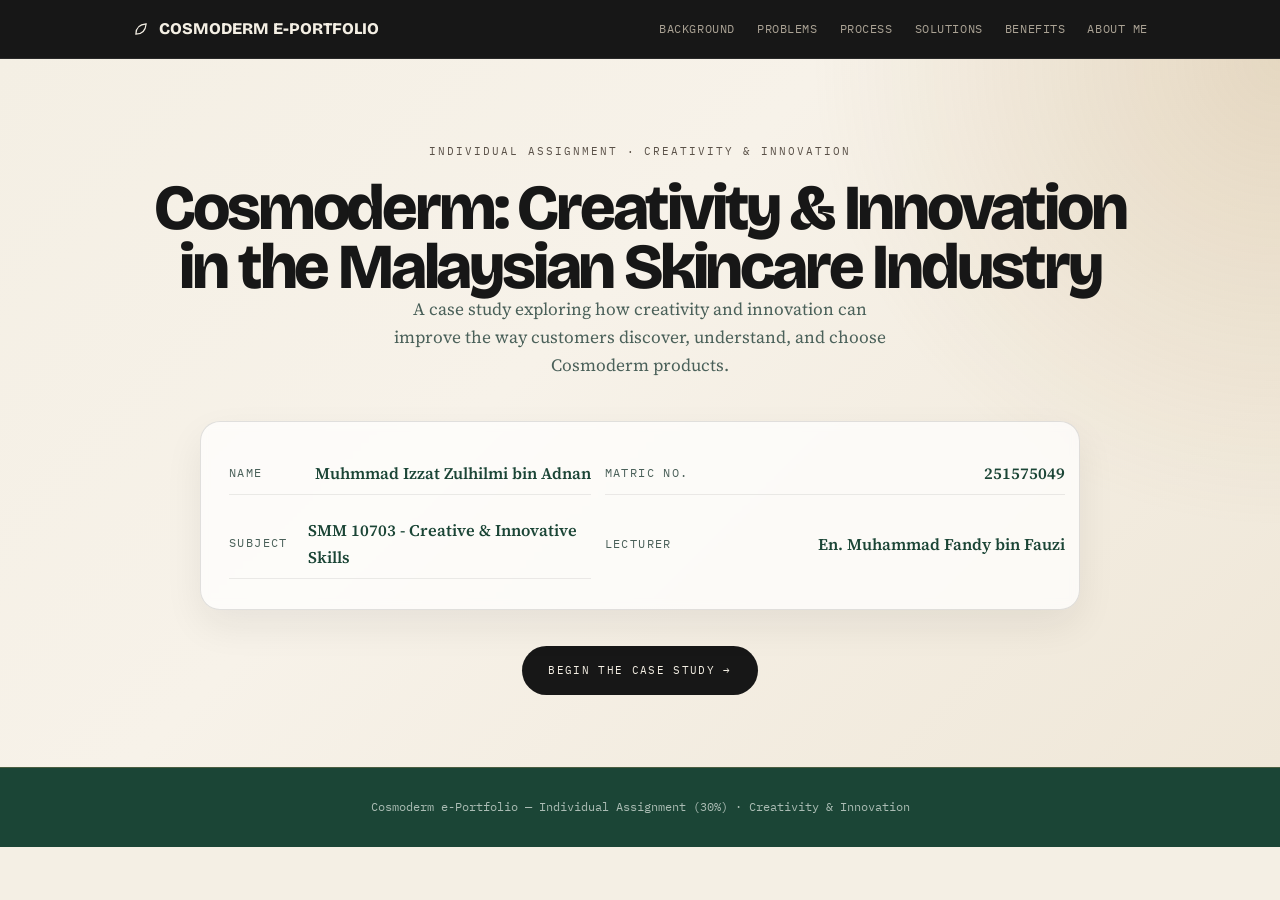
<file: index.html>
<!doctype html>
<html lang="en">
  <head>
    <meta charset="UTF-8" />
    <meta name="viewport" content="width=device-width, initial-scale=1.0" />
    <title>Cosmoderm e-Portfolio</title>

    <link rel="preconnect" href="https://fonts.googleapis.com" />
    <link rel="preconnect" href="https://fonts.gstatic.com" crossorigin />
    <link
      href="https://fonts.googleapis.com/css2?family=Bricolage+Grotesque:wght@400;500;600;700;800&family=Source+Serif+4:ital,wght@0,400;0,500;0,600;1,400;1,500&family=IBM+Plex+Mono:wght@400;500&display=swap"
      rel="stylesheet"
    />

    <link rel="stylesheet" href="styles.css" />

    <style>
      :root {
        --ink: #171717;
        --paper: #f4efe4;
        --panel: #f8f3ea;
        --line: rgba(23, 23, 23, 0.12);
        --muted: #6f6960;
        --accent: #b28a4d;
        --accent-soft: #dcc7a4;
      }

      body {
        background: var(--paper);
        color: var(--ink);
      }

      .site-nav {
        background: #171717;
        border-bottom: 1px solid rgba(255, 255, 255, 0.08);
      }

      .logo {
        color: #f4efe4;
      }

      .nav-links a {
        color: #aaa294;
      }

      .nav-links a:hover,
      .nav-links a.active {
        color: #f4efe4;
      }

      .cover-hero {
        position: relative;
        padding: 78px 0 72px;
        background:
          radial-gradient(
            circle at top right,
            rgba(178, 138, 77, 0.22),
            transparent 32%
          ),
          linear-gradient(135deg, #f4efe4 0%, #f7f2e9 42%, #efe7d8 100%);
      }

      .cover-hero .wrap {
        max-width: 1100px;
      }

      .hero-inner {
        text-align: center;
      }

      .kicker {
        display: inline-block;
        margin-bottom: 18px;
        color: #5a5148;
        font-family: "IBM Plex Mono", monospace;
        font-size: 11px;
        letter-spacing: 0.18em;
        text-transform: uppercase;
      }

      .cover-hero h1 {
        max-width: 980px;
        margin: 0 auto;
        color: #171717;
        font-family: "Bricolage Grotesque", sans-serif;
        font-size: clamp(2.5rem, 5vw, 5rem);
        line-height: 0.92;
        letter-spacing: -0.05em;
      }

      .cover-hero .dek {
        max-width: 760px;
        margin: 20px auto 0;
        color: var(--muted);
        font-size: 1.05rem;
      }

      .student-card {
        max-width: 880px;
        margin: 42px auto 28px;
        padding: 30px 28px;
        display: grid;
        gap: 14px;
        background: rgba(255, 255, 255, 0.72);
        border: 1px solid var(--line);
        border-radius: 20px;
        box-shadow: 0 16px 38px rgba(23, 23, 23, 0.07);
        backdrop-filter: blur(4px);
      }

      .student-card .row {
        display: flex;
        align-items: center;
        justify-content: space-between;
        gap: 20px;
        padding: 8px 0;
        border-bottom: 1px solid rgba(23, 23, 23, 0.08);
      }

      .student-card .row:last-child {
        border-bottom: none;
      }

      .student-card .lbl {
        color: #5d5d58;
        font-family: "IBM Plex Mono", monospace;
        font-size: 11px;
        letter-spacing: 0.12em;
        text-transform: uppercase;
      }

      .student-card .val {
        color: #171717;
        font-family: "Source Serif 4", serif;
        font-size: 1.02rem;
      }

      .cta-btn {
        display: inline-block;
        margin-top: 8px;
        padding: 16px 26px;
        border-radius: 999px;
        background: #171717;
        color: #f4efe4;
        text-decoration: none;
        font-family: "IBM Plex Mono", monospace;
        font-size: 11px;
        letter-spacing: 0.12em;
        text-transform: uppercase;
        transition:
          transform 0.2s ease,
          background 0.2s ease;
      }

      .cta-btn:hover {
        background: #2d2d2d;
        transform: translateY(-2px);
      }

      .site-footer {
        background: #171717;
        color: #aaa294;
      }

      @media (max-width: 700px) {
        .nav-inner {
          padding: 18px 0;
        }

        .nav-links {
          justify-content: center;
          gap: 12px 16px;
        }

        .cover-hero {
          padding-top: 62px;
        }

        .student-card {
          margin: 28px 20px;
          padding: 22px 18px;
        }

        .student-card .row {
          flex-direction: column;
          align-items: flex-start;
          gap: 8px;
        }
      }
    </style>
  </head>

  <body>
    <nav class="site-nav">
      <div class="nav-inner">
        <a href="index.html" class="logo">
          <svg
            viewBox="0 0 28 28"
            fill="none"
            stroke="currentColor"
            stroke-width="1.8"
          >
            <path d="M6 22c0-9 5-15 16-16-1 11-7 16-16 16z" />
          </svg>
          COSMODERM E-PORTFOLIO
        </a>

        <ul class="nav-links">
          <li><a href="background.html">Background</a></li>
          <li><a href="problems.html">Problems</a></li>
          <li><a href="process.html">Process</a></li>
          <li><a href="solutions.html">Solutions</a></li>
          <li><a href="benefits.html">Benefits</a></li>
          <li><a href="conclusion.html">About Me</a></li>
        </ul>
      </div>
    </nav>

    <header class="cover-hero">
      <div class="wrap hero-inner">
        <p class="kicker">
          Individual Assignment · Creativity &amp; Innovation
        </p>

        <h1>
          Cosmoderm: Creativity &amp; Innovation in the Malaysian Skincare
          Industry
        </h1>

        <p class="dek">
          A case study exploring how creativity and innovation can improve the
          way customers discover, understand, and choose Cosmoderm products.
        </p>

        <div class="student-card">
          <div class="row">
            <span class="lbl">Name</span>
            <span class="val">Muhmmad Izzat Zulhilmi bin Adnan</span>
          </div>
          <div class="row">
            <span class="lbl">Matric No.</span>
            <span class="val">251575049</span>
          </div>
          <div class="row">
            <span class="lbl">Subject</span>
            <span class="val">SMM 10703 - Creative & Innovative Skills</span>
          </div>
          <div class="row">
            <span class="lbl">Lecturer</span>
            <span class="val">En. Muhammad Fandy bin Fauzi</span>
          </div>
        </div>

        <a href="background.html" class="cta-btn">Begin the Case Study →</a>
      </div>
    </header>

    <footer class="site-footer">
      Cosmoderm e-Portfolio — Individual Assignment (30%) · Creativity &amp;
      Innovation
    </footer>
  </body>
</html>
</file>
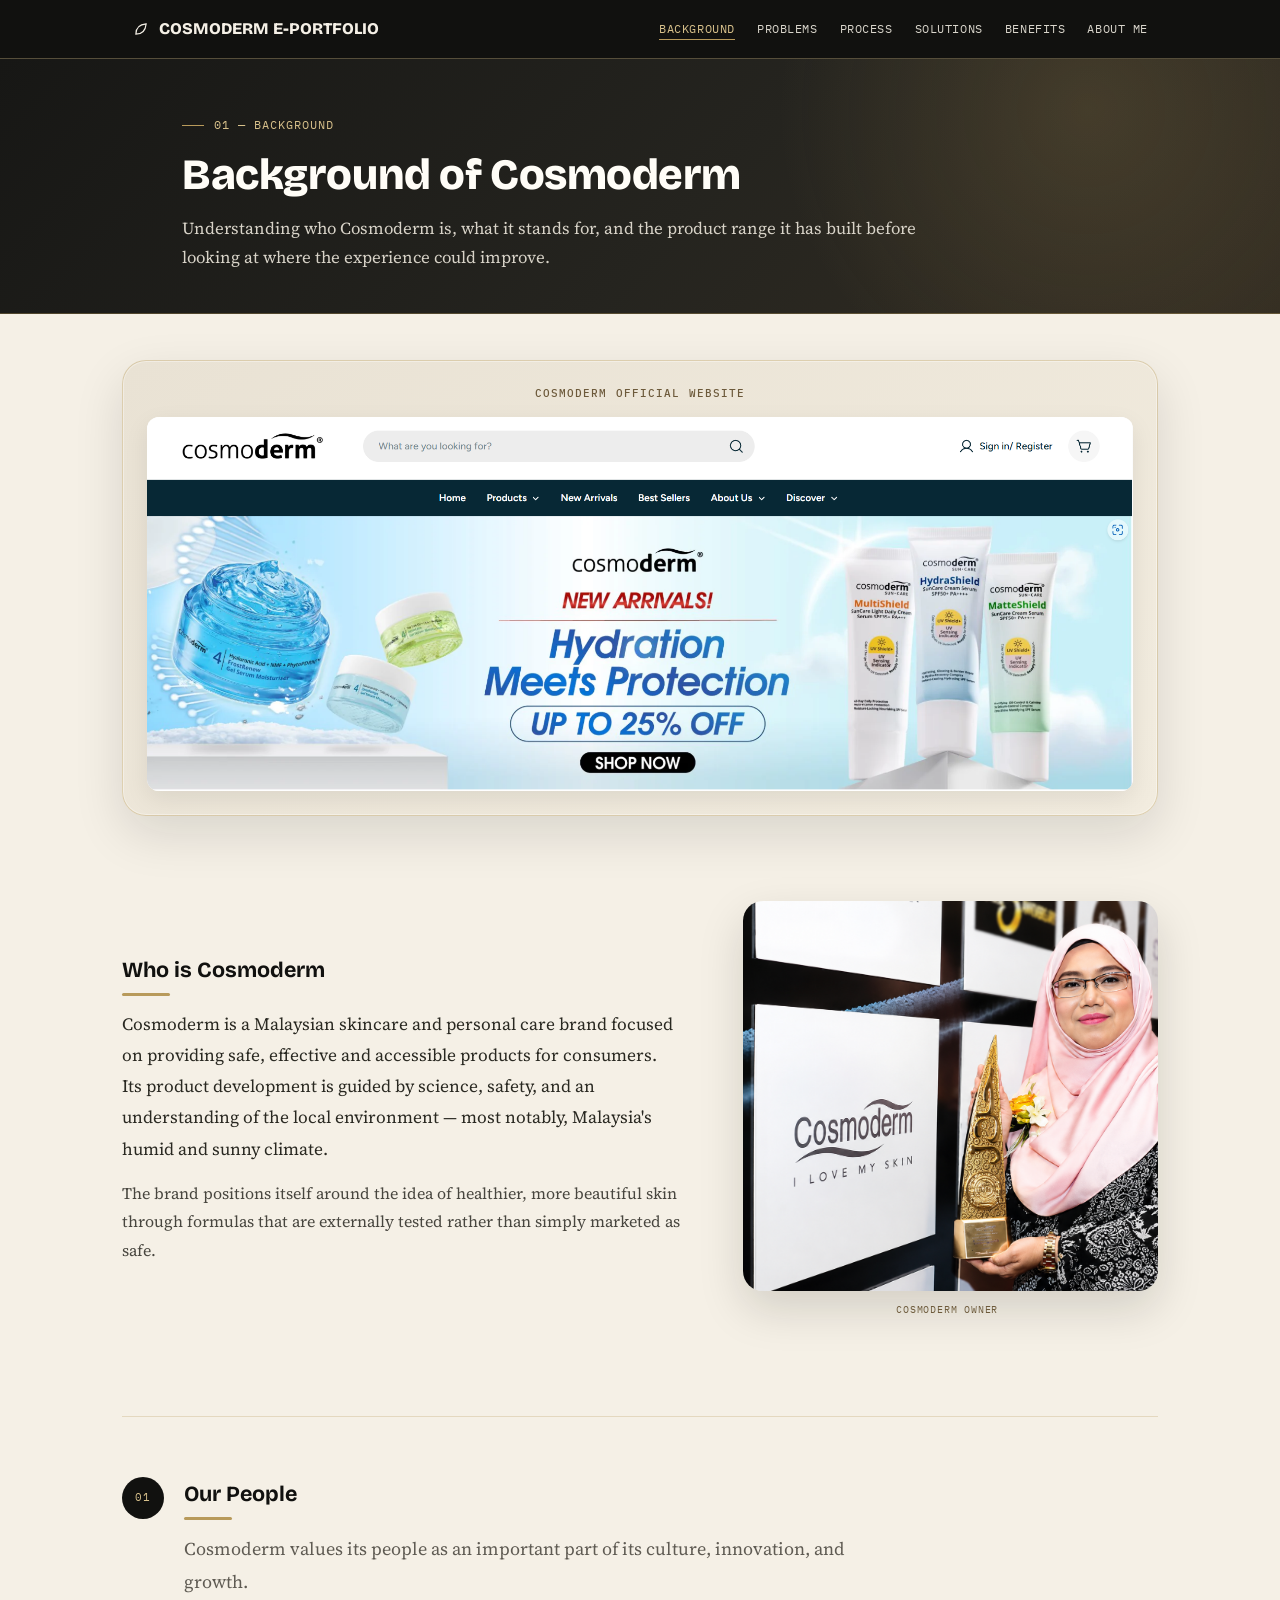
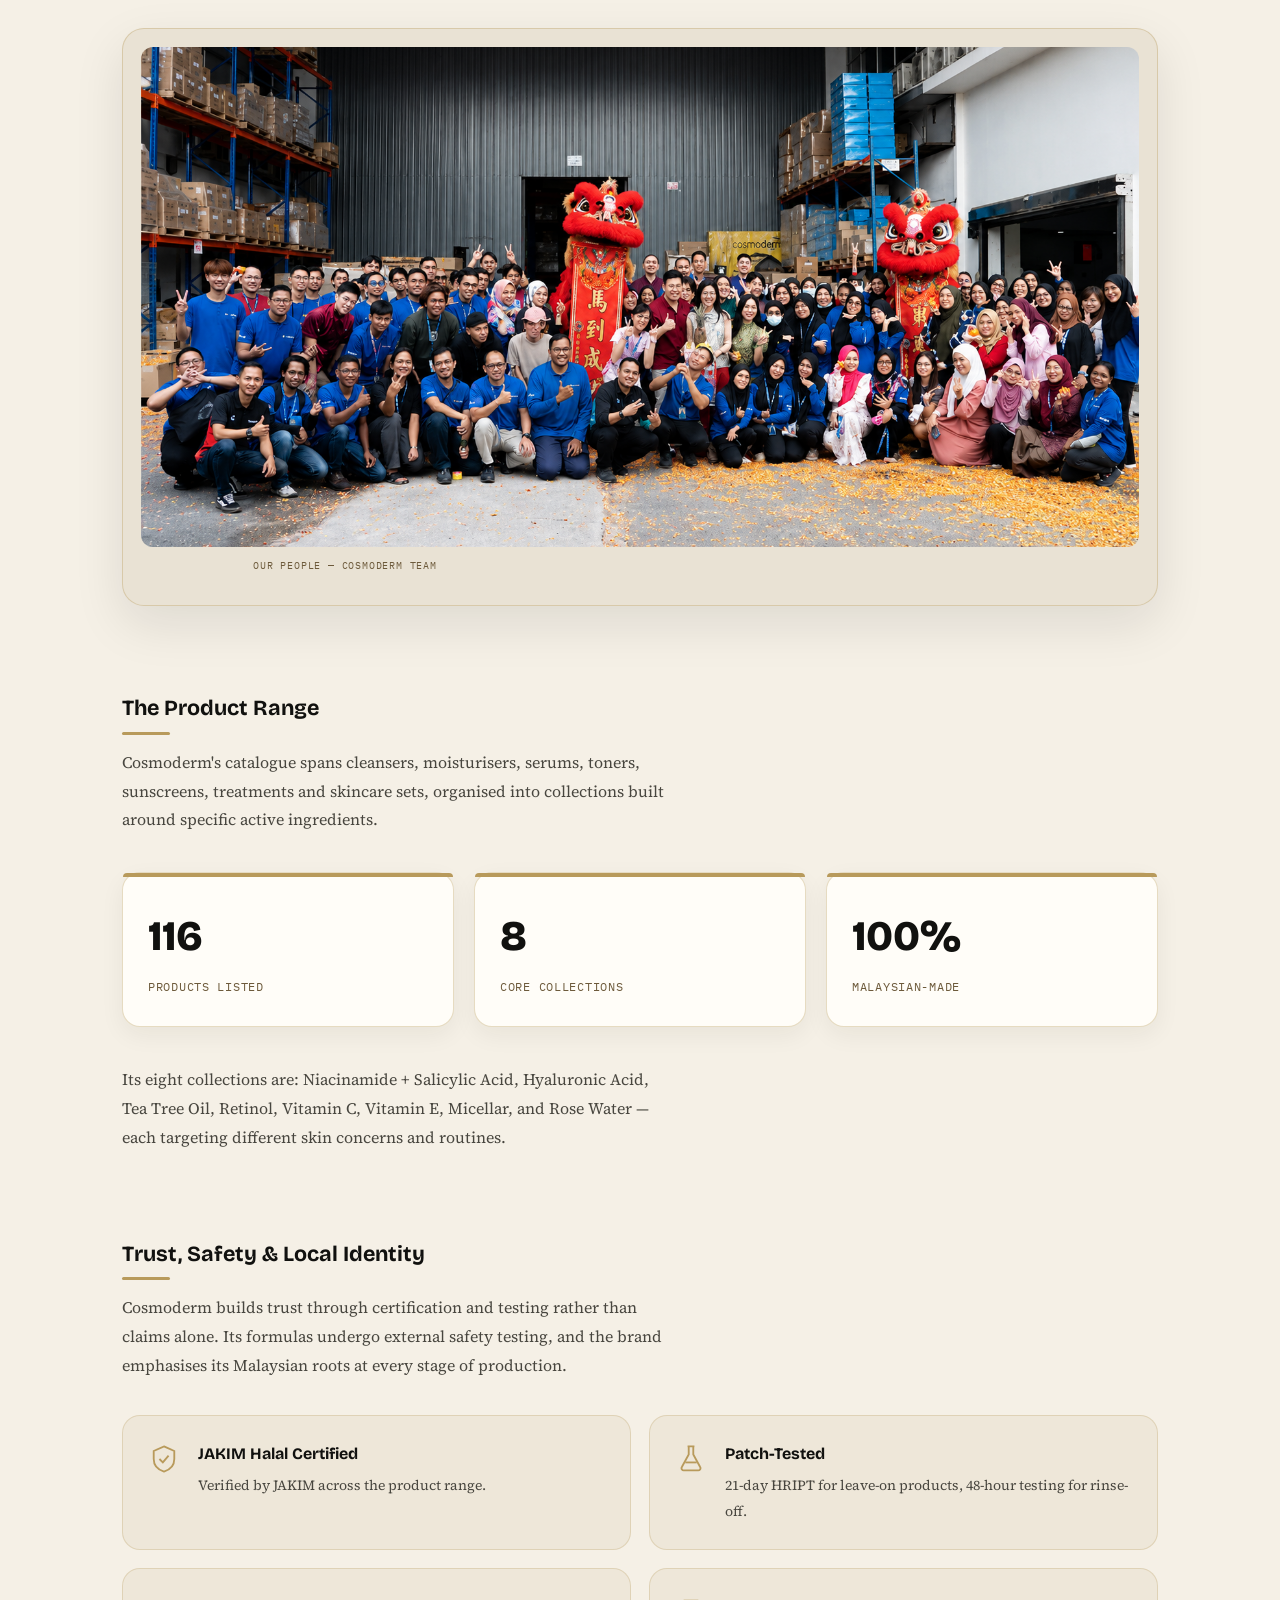
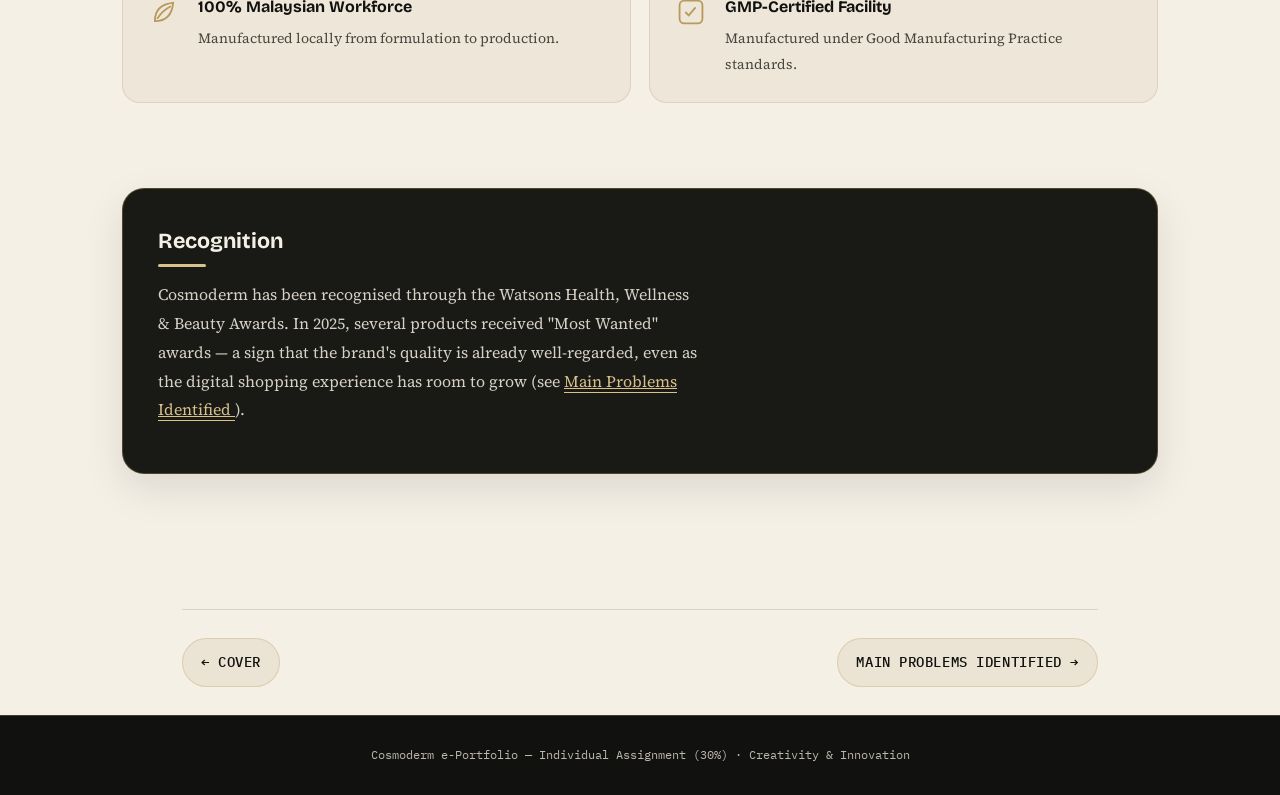
<file: background.html>
<!doctype html>
<html lang="en">
  <head>
    <meta charset="UTF-8" />
    <meta name="viewport" content="width=device-width, initial-scale=1.0" />

    <title>Background — Cosmoderm e-Portfolio</title>

    <!-- Google Fonts -->
    <link rel="preconnect" href="https://fonts.googleapis.com" />
    <link rel="preconnect" href="https://fonts.gstatic.com" crossorigin />

    <link
      href="https://fonts.googleapis.com/css2?family=Bricolage+Grotesque:wght@400;500;600;700;800&family=Source+Serif+4:ital,wght@0,400;0,500;0,600;1,400;1,500&family=IBM+Plex+Mono:wght@400;500&display=swap"
      rel="stylesheet"
    />

    <link rel="stylesheet" href="styles.css" />

    <!-- PAGE-SPECIFIC DESIGN -->
    <style>
      :root {
        --cream: #f5f0e6;
        --cream-light: #fbf8f1;
        --black: #11110f;
        --dark: #191916;
        --gold: #b89a5b;
        --gold-light: #d8c18b;
        --brown: #6d5a3b;
        --muted: #77736a;
        --white: #fffdf8;
      }

      body {
        background: var(--cream);
        color: var(--black);
      }

      /* =========================
         NAVIGATION
      ========================= */

      .site-nav {
        background: var(--black) !important;
        border-bottom: 1px solid rgba(216, 193, 139, 0.35);
      }

      .logo {
        color: var(--cream) !important;
      }

      .nav-links a {
        color: #d9d5cb !important;
        transition: 0.25s ease;
      }

      .nav-links a:hover,
      .nav-links a.active {
        color: var(--gold-light) !important;
      }

      /* =========================
         PAGE HEADER
      ========================= */

      .page-head {
        background:
          radial-gradient(
            circle at 85% 20%,
            rgba(184, 154, 91, 0.18),
            transparent 28%
          ),
          linear-gradient(135deg, #171715 0%, #25241f 55%, #332d22 100%) !important;

        color: var(--cream);
        border-bottom: 1px solid rgba(184, 154, 91, 0.35);
      }

      .page-head .kicker {
        color: var(--gold-light) !important;
        font-family: "IBM Plex Mono", monospace;
        letter-spacing: 0.08em;
      }

      .page-head h1 {
        color: #fffdf7 !important;
      }

      .page-head .dek {
        color: #d8d3c8 !important;
        max-width: 760px;
      }

      /* =========================
         MAIN CONTENT
      ========================= */

      .content {
        background: var(--cream);
      }

      .content .wrap {
        max-width: 1100px;
      }

      section {
        position: relative;
        margin-bottom: 85px;
      }

      section h2 {
        position: relative;
        display: inline-block;

        color: var(--black) !important;
        font-weight: 700;
        margin-bottom: 22px;
      }

      section h2::after {
        content: "";
        position: absolute;
        left: 0;
        bottom: -9px;

        width: 48px;
        height: 3px;

        background: var(--gold);
        border-radius: 10px;
      }

      section p {
        color: #48463f;
        line-height: 1.8;
      }

      .lead {
        color: #292821 !important;
      }

      /* =========================
         WEBSITE IMAGE
      ========================= */

      .media-slot {
        position: relative;

        margin: 42px auto 0;
        padding: 22px;

        max-width: 1050px;

        background: #e9e2d4;

        border: 1px solid rgba(184, 154, 91, 0.35);
        border-radius: 24px;

        box-shadow:
          0 18px 50px rgba(17, 17, 15, 0.12),
          inset 0 0 0 1px rgba(255, 255, 255, 0.35);

        overflow: hidden;
      }

      .media-slot::before {
        content: "COSMODERM OFFICIAL WEBSITE";

        display: block;

        margin-bottom: 15px;

        color: var(--brown);

        font-family: "IBM Plex Mono", monospace;
        font-size: 11px;
        font-weight: 500;
        letter-spacing: 0.1em;
      }

      .media-slot img {
        display: block;

        width: 100%;
        height: auto;

        border-radius: 12px;

        object-fit: contain;

        background: #fff;
        box-shadow: 0 8px 25px rgba(0, 0, 0, 0.08);
      }

      /* =========================
         PRODUCT RANGE
      ========================= */

      .stat-row {
        display: grid;
        grid-template-columns: repeat(3, 1fr);
        gap: 20px;

        margin: 38px 0;
      }

      .stat-card {
        position: relative;

        padding: 30px 25px;

        background: var(--white);

        border: 1px solid rgba(184, 154, 91, 0.35);
        border-radius: 18px;

        box-shadow: 0 8px 25px rgba(30, 28, 22, 0.06);

        transition:
          transform 0.25s ease,
          box-shadow 0.25s ease;
      }

      .stat-card:hover {
        transform: translateY(-5px);

        box-shadow: 0 16px 35px rgba(30, 28, 22, 0.12);
      }

      .stat-card::before {
        content: "";

        position: absolute;
        top: 0;
        left: 0;

        width: 100%;
        height: 4px;

        background: var(--gold);

        border-radius: 18px 18px 0 0;
      }

      .stat-card .num {
        color: var(--black) !important;

        font-family: "Bricolage Grotesque", sans-serif;
        font-size: 42px;
        font-weight: 800;

        margin-bottom: 7px;
      }

      .stat-card .lbl {
        color: var(--brown) !important;

        font-family: "IBM Plex Mono", monospace;
        font-size: 12px;
        text-transform: uppercase;
        letter-spacing: 0.06em;
      }

      /* =========================
         TRUST SECTION
      ========================= */

      .trust-grid-mini {
        display: grid;

        grid-template-columns: repeat(2, 1fr);

        gap: 18px;

        margin-top: 35px;
      }

      .trust-item-mini {
        display: flex;
        align-items: flex-start;
        gap: 18px;

        padding: 25px;

        background: #eee7d9;

        border: 1px solid rgba(184, 154, 91, 0.28);

        border-radius: 18px;

        transition:
          background 0.25s ease,
          transform 0.25s ease;
      }

      .trust-item-mini:hover {
        background: #e8dfce;
        transform: translateY(-3px);
      }

      .trust-item-mini svg {
        flex: 0 0 auto;

        width: 32px;
        height: 32px;

        color: var(--gold);

        margin-top: 2px;
      }

      .trust-item-mini h4 {
        margin: 0 0 7px;

        color: var(--black);

        font-size: 16px;
      }

      .trust-item-mini p {
        margin: 0;

        color: #68645b;

        font-size: 14px;
        line-height: 1.55;
      }

      /* =========================
         RECOGNITION
      ========================= */

      section:last-child {
        padding: 35px;

        background: var(--dark);

        border-radius: 22px;

        border: 1px solid rgba(184, 154, 91, 0.35);

        box-shadow: 0 15px 40px rgba(0, 0, 0, 0.1);
      }

      section:last-child h2 {
        color: var(--cream) !important;
      }

      section:last-child p {
        color: #d6d1c6;
      }

      section:last-child h2::after {
        background: var(--gold-light);
      }

      section:last-child a {
        color: var(--gold-light) !important;
        border-bottom-color: var(--gold-light) !important;
      }

      /* =========================
         PAGE NAVIGATION
      ========================= */

      .page-nav {
        display: flex;
        justify-content: space-between;
        gap: 20px;

        padding: 28px 0;
      }

      .page-nav-link {
        display: inline-flex;
        align-items: center;

        padding: 12px 18px;

        color: var(--black) !important;

        background: #ebe3d4;

        border: 1px solid rgba(184, 154, 91, 0.3);
        border-radius: 999px;

        text-decoration: none;

        transition: 0.25s ease;
      }

      .page-nav-link:hover {
        background: var(--black);
        color: var(--cream) !important;
        border-color: var(--black);

        transform: translateY(-2px);
      }

      /* =========================
         FOOTER
      ========================= */

      .site-footer {
        background: var(--black) !important;

        color: #bdb8ad !important;

        border-top: 1px solid rgba(184, 154, 91, 0.3);
      }

      /* =========================
         RESPONSIVE
      ========================= */

      @media (max-width: 800px) {
        .stat-row {
          grid-template-columns: 1fr;
        }

        .trust-grid-mini {
          grid-template-columns: 1fr;
        }

        .page-nav {
          flex-direction: column;
        }

        .page-nav-link {
          justify-content: center;
        }

        .media-slot {
          padding: 14px;
          border-radius: 18px;
        }

        section:last-child {
          padding: 25px;
        }
      }

      /* =========================
         WHO IS COSMODERM + OUR PEOPLE
      ========================= */
      .who-cosmoderm {
        display: grid;
        grid-template-columns: 1.15fr 0.85fr;
        gap: 60px;
        align-items: center;
        margin-bottom: 90px;
      }
      .who-text h2 {
        margin-bottom: 22px;
      }
      .who-text p {
        max-width: 680px;
      }
      .owner-image img {
        display: block;
        width: 100%;
        height: 390px;
        object-fit: cover;
        border-radius: 20px;
        box-shadow: 0 18px 45px rgba(17, 17, 15, 0.15);
      }
      .image-caption {
        margin: 12px 0 0;
        color: var(--brown) !important;
        font-family: "IBM Plex Mono", monospace;
        font-size: 10px !important;
        line-height: 1.4 !important;
        letter-spacing: 0.08em;
        text-transform: uppercase;
        text-align: center;
      }
      .our-people {
        margin-top: 20px;
        padding-top: 60px;
        border-top: 1px solid rgba(184, 154, 91, 0.28);
      }
      .our-people-heading {
        display: flex;
        align-items: flex-start;
        gap: 20px;
        margin-bottom: 30px;
      }
      .section-number {
        display: flex;
        flex: 0 0 auto;
        align-items: center;
        justify-content: center;
        width: 42px;
        height: 42px;
        border-radius: 50%;
        background: var(--black);
        color: var(--gold-light);
        font-family: "IBM Plex Mono", monospace;
        font-size: 11px;
      }
      .our-people-heading h2 {
        margin: 0 0 10px;
      }
      .our-people-heading p {
        margin: 0;
        max-width: 700px;
        color: #5f5b53 !important;
      }
      .our-people-image {
        padding: 18px;
        background: #e9e2d4;
        border: 1px solid rgba(184, 154, 91, 0.35);
        border-radius: 22px;
        box-shadow: 0 18px 50px rgba(17, 17, 15, 0.1);
      }
      .our-people-image img {
        display: block;
        width: 100%;
        height: 500px;
        object-fit: cover;
        border-radius: 12px;
        background: #fff;
      }
      @media (max-width: 800px) {
        .who-cosmoderm {
          grid-template-columns: 1fr;
          gap: 35px;
          margin-bottom: 65px;
        }
        .owner-image img {
          height: 350px;
        }
        .our-people-heading {
          gap: 14px;
        }
        .our-people-image {
          padding: 12px;
        }
        .our-people-image img {
          height: 350px;
        }
      }

      /* Official website — moved to the top */
      .content > .wrap > section:first-child .media-slot {
        margin-top: 0;
        margin-bottom: 85px;
        max-width: 1100px;
        padding: 24px;
        background: linear-gradient(145deg, #e9e2d4, #f2ecdf);
      }

      .content > .wrap > section:first-child .media-slot img {
        width: 100%;
        max-height: 560px;
        object-fit: contain;
      }

      /* Updated owner image */
      .owner-image {
        width: 100%;
        max-width: 520px;
        margin-left: auto;
      }

      .owner-image img {
        width: 100% !important;
        height: 390px !important;
        object-fit: cover !important;
        object-position: center !important;
        border-radius: 20px;
        display: block;
      }

      @media (max-width: 800px) {
        .owner-image {
          max-width: 100%;
        }

        .owner-image img {
          height: 350px !important;
        }
      }
    </style>
  </head>

  <body>
    <!-- =========================
         NAVIGATION
    ========================= -->

    <nav class="site-nav">
      <div class="nav-inner">
        <a href="index.html" class="logo">
          <svg
            viewBox="0 0 28 28"
            fill="none"
            stroke="currentColor"
            stroke-width="1.8"
          >
            <path d="M6 22c0-9 5-15 16-16-1 11-7 16-16 16z" />
          </svg>

          COSMODERM E-PORTFOLIO
        </a>

        <ul class="nav-links">
          <li>
            <a href="background.html" class="active"> Background </a>
          </li>

          <li>
            <a href="problems.html"> Problems </a>
          </li>

          <li>
            <a href="process.html"> Process </a>
          </li>

          <li>
            <a href="solutions.html"> Solutions </a>
          </li>

          <li>
            <a href="benefits.html"> Benefits </a>
          </li>

          <li>
            <a href="conclusion.html"> About Me </a>
          </li>
        </ul>
      </div>
    </nav>

    <!-- =========================
         PAGE HEADER
    ========================= -->

    <header class="page-head">
      <div class="wrap">
        <p class="kicker">01 — Background</p>

        <h1>Background of Cosmoderm</h1>

        <p class="dek">
          Understanding who Cosmoderm is, what it stands for, and the product
          range it has built before looking at where the experience could
          improve.
        </p>
      </div>
    </header>

    <!-- =========================
         MAIN CONTENT
    ========================= -->

    <main class="content">
      <div class="wrap">
        <!-- WEBSITE IMAGE -->

        <section>
          <div class="media-slot">
            <img src="WEB.png" alt="Cosmoderm Official Website" />
          </div>
        </section>

        <!-- WHO IS COSMODERM -->

        <section class="who-cosmoderm">
          <div class="who-text">
            <h2>Who is Cosmoderm</h2>
            <p class="lead">
              Cosmoderm is a Malaysian skincare and personal care brand focused
              on providing safe, effective and accessible products for
              consumers. Its product development is guided by science, safety,
              and an understanding of the local environment — most notably,
              Malaysia's humid and sunny climate.
            </p>
            <p>
              The brand positions itself around the idea of healthier, more
              beautiful skin through formulas that are externally tested rather
              than simply marketed as safe.
            </p>
          </div>

          <div class="owner-image">
            <img src="bravo7.png" alt="Cosmoderm Owner" />
            <p class="image-caption">Cosmoderm Owner</p>
          </div>
        </section>

        <!-- OUR PEOPLE -->

        <section class="our-people">
          <div class="our-people-heading">
            <span class="section-number">01</span>
            <div>
              <h2>Our People</h2>
              <p>
                Cosmoderm values its people as an important part of its culture,
                innovation, and growth.
              </p>
            </div>
          </div>

          <div class="our-people-image">
            <img src="bravo9.png" alt="Cosmoderm Our People" />
            <p class="image-caption">Our People — Cosmoderm Team</p>
          </div>
        </section>

        <!-- PRODUCT RANGE -->

        <section>
          <h2>The Product Range</h2>

          <p>
            Cosmoderm's catalogue spans cleansers, moisturisers, serums, toners,
            sunscreens, treatments and skincare sets, organised into collections
            built around specific active ingredients.
          </p>

          <!-- STATISTICS -->

          <div class="stat-row">
            <div class="stat-card">
              <div class="num">116</div>

              <div class="lbl">Products Listed</div>
            </div>

            <div class="stat-card">
              <div class="num">8</div>

              <div class="lbl">Core Collections</div>
            </div>

            <div class="stat-card">
              <div class="num">100%</div>

              <div class="lbl">Malaysian-Made</div>
            </div>
          </div>

          <p>
            Its eight collections are: Niacinamide + Salicylic Acid, Hyaluronic
            Acid, Tea Tree Oil, Retinol, Vitamin C, Vitamin E, Micellar, and
            Rose Water — each targeting different skin concerns and routines.
          </p>
        </section>

        <!-- TRUST SAFETY -->

        <section>
          <h2>Trust, Safety &amp; Local Identity</h2>

          <p>
            Cosmoderm builds trust through certification and testing rather than
            claims alone. Its formulas undergo external safety testing, and the
            brand emphasises its Malaysian roots at every stage of production.
          </p>

          <div class="trust-grid-mini">
            <!-- HALAL -->

            <div class="trust-item-mini">
              <svg
                viewBox="0 0 28 28"
                fill="none"
                stroke="currentColor"
                stroke-width="1.6"
              >
                <path d="M14 3l9 4v7c0 6-4 9.5-9 11-5-1.5-9-5-9-11V7l9-4z" />

                <path d="M10 14l3 3 5-6" />
              </svg>

              <div>
                <h4>JAKIM Halal Certified</h4>

                <p>Verified by JAKIM across the product range.</p>
              </div>
            </div>

            <!-- PATCH TEST -->

            <div class="trust-item-mini">
              <svg
                viewBox="0 0 28 28"
                fill="none"
                stroke="currentColor"
                stroke-width="1.6"
              >
                <path
                  d="M11 3h6M12 3v7l-6 11a2 2 0 0 0 2 3h12a2 2 0 0 0 2-3l-6-11V3"
                />

                <path d="M9 17h10" />
              </svg>

              <div>
                <h4>Patch-Tested</h4>

                <p>
                  21-day HRIPT for leave-on products, 48-hour testing for
                  rinse-off.
                </p>
              </div>
            </div>

            <!-- MALAYSIAN -->

            <div class="trust-item-mini">
              <svg
                viewBox="0 0 28 28"
                fill="none"
                stroke="currentColor"
                stroke-width="1.6"
              >
                <path d="M6 22c0-9 5-15 16-16-1 11-7 16-16 16z" />

                <path d="M8 20c3-5 6-8 12-11" />
              </svg>

              <div>
                <h4>100% Malaysian Workforce</h4>

                <p>Manufactured locally from formulation to production.</p>
              </div>
            </div>

            <!-- GMP -->

            <div class="trust-item-mini">
              <svg
                viewBox="0 0 28 28"
                fill="none"
                stroke="currentColor"
                stroke-width="1.6"
              >
                <rect x="4" y="4" width="20" height="20" rx="4" />

                <path d="M9 14l3 3 6-7" />
              </svg>

              <div>
                <h4>GMP-Certified Facility</h4>

                <p>Manufactured under Good Manufacturing Practice standards.</p>
              </div>
            </div>
          </div>
        </section>

        <!-- RECOGNITION -->

        <section>
          <h2>Recognition</h2>

          <p>
            Cosmoderm has been recognised through the Watsons Health, Wellness
            &amp; Beauty Awards. In 2025, several products received "Most
            Wanted" awards — a sign that the brand's quality is already
            well-regarded, even as the digital shopping experience has room to
            grow (see

            <a
              href="problems.html"
              style="
                color: var(--gold-light);
                border-bottom: 1px solid var(--gold);
              "
            >
              Main Problems Identified </a
            >).
          </p>
        </section>
      </div>
    </main>

    <!-- =========================
         PAGE NAVIGATION
    ========================= -->

    <div class="wrap">
      <div class="page-nav">
        <a href="index.html" class="page-nav-link"> ← Cover </a>

        <a href="problems.html" class="page-nav-link">
          Main Problems Identified →
        </a>
      </div>
    </div>

    <!-- =========================
         FOOTER
    ========================= -->

    <footer class="site-footer">
      Cosmoderm e-Portfolio — Individual Assignment (30%) · Creativity &amp;
      Innovation
    </footer>
  </body>
</html>
</file>
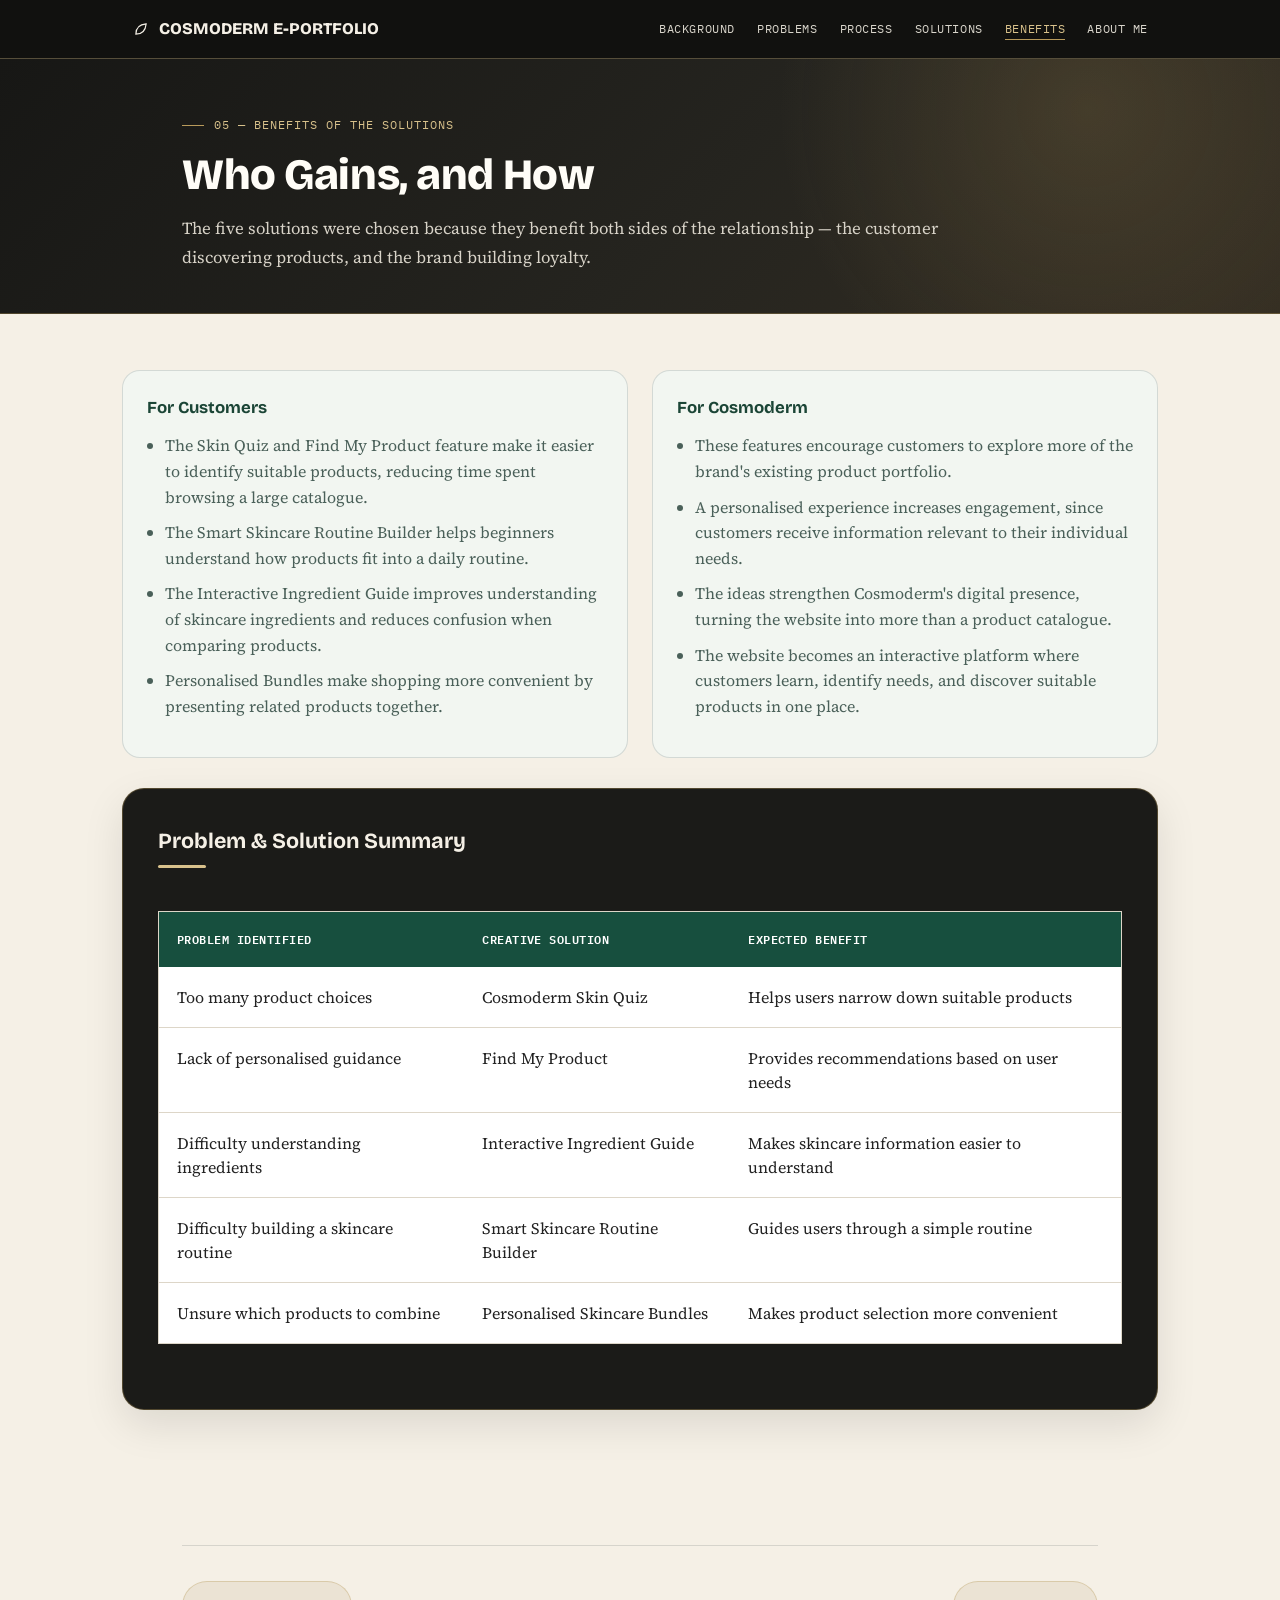
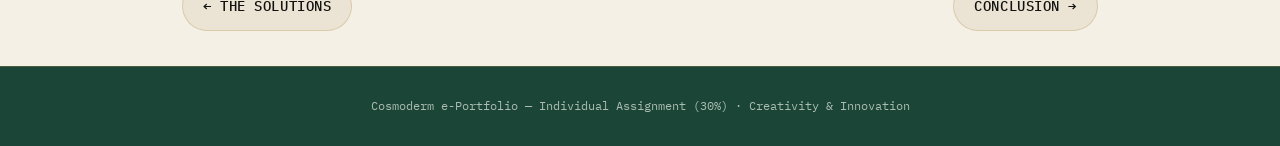
<file: benefits.html>
<!doctype html>
<html lang="en">
  <head>
    <meta charset="UTF-8" />
    <meta name="viewport" content="width=device-width, initial-scale=1.0" />
    <title>Benefits of the Solutions — Cosmoderm e-Portfolio</title>
    <link rel="preconnect" href="https://fonts.googleapis.com" />
    <link rel="preconnect" href="https://fonts.gstatic.com" crossorigin />
    <link
      href="https://fonts.googleapis.com/css2?family=Bricolage+Grotesque:wght@400;500;600;700;800&family=Source+Serif+4:ital,wght@0,400;0,500;0,600;1,400;1,500&family=IBM+Plex+Mono:wght@400;500&display=swap"
      rel="stylesheet"
    />
    <link rel="stylesheet" href="styles.css" />
  </head>
  <body>
    <nav class="site-nav">
      <div class="nav-inner">
        <a href="index.html" class="logo">
          <svg
            viewBox="0 0 28 28"
            fill="none"
            stroke="currentColor"
            stroke-width="1.8"
          >
            <path d="M6 22c0-9 5-15 16-16-1 11-7 16-16 16z" />
          </svg>
          COSMODERM E-PORTFOLIO
        </a>
        <ul class="nav-links">
          <li><a href="background.html">Background</a></li>
          <li><a href="problems.html">Problems</a></li>
          <li><a href="process.html">Process</a></li>
          <li><a href="solutions.html">Solutions</a></li>
          <li><a href="benefits.html" class="active">Benefits</a></li>
          <li><a href="conclusion.html">About Me</a></li>
        </ul>
      </div>
    </nav>

    <header class="page-head">
      <div class="wrap">
        <p class="kicker">05 — Benefits of the Solutions</p>
        <h1>Who Gains, and How</h1>
        <p class="dek">
          The five solutions were chosen because they benefit both sides of the
          relationship — the customer discovering products, and the brand
          building loyalty.
        </p>
      </div>
    </header>

    <main class="content">
      <div class="wrap">
        <div class="benefit-cols">
          <div class="benefit-col">
            <h3>For Customers</h3>
            <ul>
              <li>
                The Skin Quiz and Find My Product feature make it easier to
                identify suitable products, reducing time spent browsing a large
                catalogue.
              </li>
              <li>
                The Smart Skincare Routine Builder helps beginners understand
                how products fit into a daily routine.
              </li>
              <li>
                The Interactive Ingredient Guide improves understanding of
                skincare ingredients and reduces confusion when comparing
                products.
              </li>
              <li>
                Personalised Bundles make shopping more convenient by presenting
                related products together.
              </li>
            </ul>
          </div>
          <div class="benefit-col">
            <h3>For Cosmoderm</h3>
            <ul>
              <li>
                These features encourage customers to explore more of the
                brand's existing product portfolio.
              </li>
              <li>
                A personalised experience increases engagement, since customers
                receive information relevant to their individual needs.
              </li>
              <li>
                The ideas strengthen Cosmoderm's digital presence, turning the
                website into more than a product catalogue.
              </li>
              <li>
                The website becomes an interactive platform where customers
                learn, identify needs, and discover suitable products in one
                place.
              </li>
            </ul>
          </div>
        </div>

        <section>
          <h2>Problem &amp; Solution Summary</h2>
          <table class="summary-table">
            <tr>
              <th>Problem Identified</th>
              <th>Creative Solution</th>
              <th>Expected Benefit</th>
            </tr>
            <tr>
              <td>Too many product choices</td>
              <td>Cosmoderm Skin Quiz</td>
              <td>Helps users narrow down suitable products</td>
            </tr>
            <tr>
              <td>Lack of personalised guidance</td>
              <td>Find My Product</td>
              <td>Provides recommendations based on user needs</td>
            </tr>
            <tr>
              <td>Difficulty understanding ingredients</td>
              <td>Interactive Ingredient Guide</td>
              <td>Makes skincare information easier to understand</td>
            </tr>
            <tr>
              <td>Difficulty building a skincare routine</td>
              <td>Smart Skincare Routine Builder</td>
              <td>Guides users through a simple routine</td>
            </tr>
            <tr>
              <td>Unsure which products to combine</td>
              <td>Personalised Skincare Bundles</td>
              <td>Makes product selection more convenient</td>
            </tr>
          </table>
        </section>
      </div>
    </main>

    <div class="wrap">
      <div class="page-nav">
        <a href="solutions.html" class="page-nav-link">← The Solutions</a>
        <a href="conclusion.html" class="page-nav-link">Conclusion →</a>
      </div>
    </div>

    <footer class="site-footer">
      Cosmoderm e-Portfolio — Individual Assignment (30%) · Creativity &amp;
      Innovation
    </footer>
  </body>
</html>
</file>
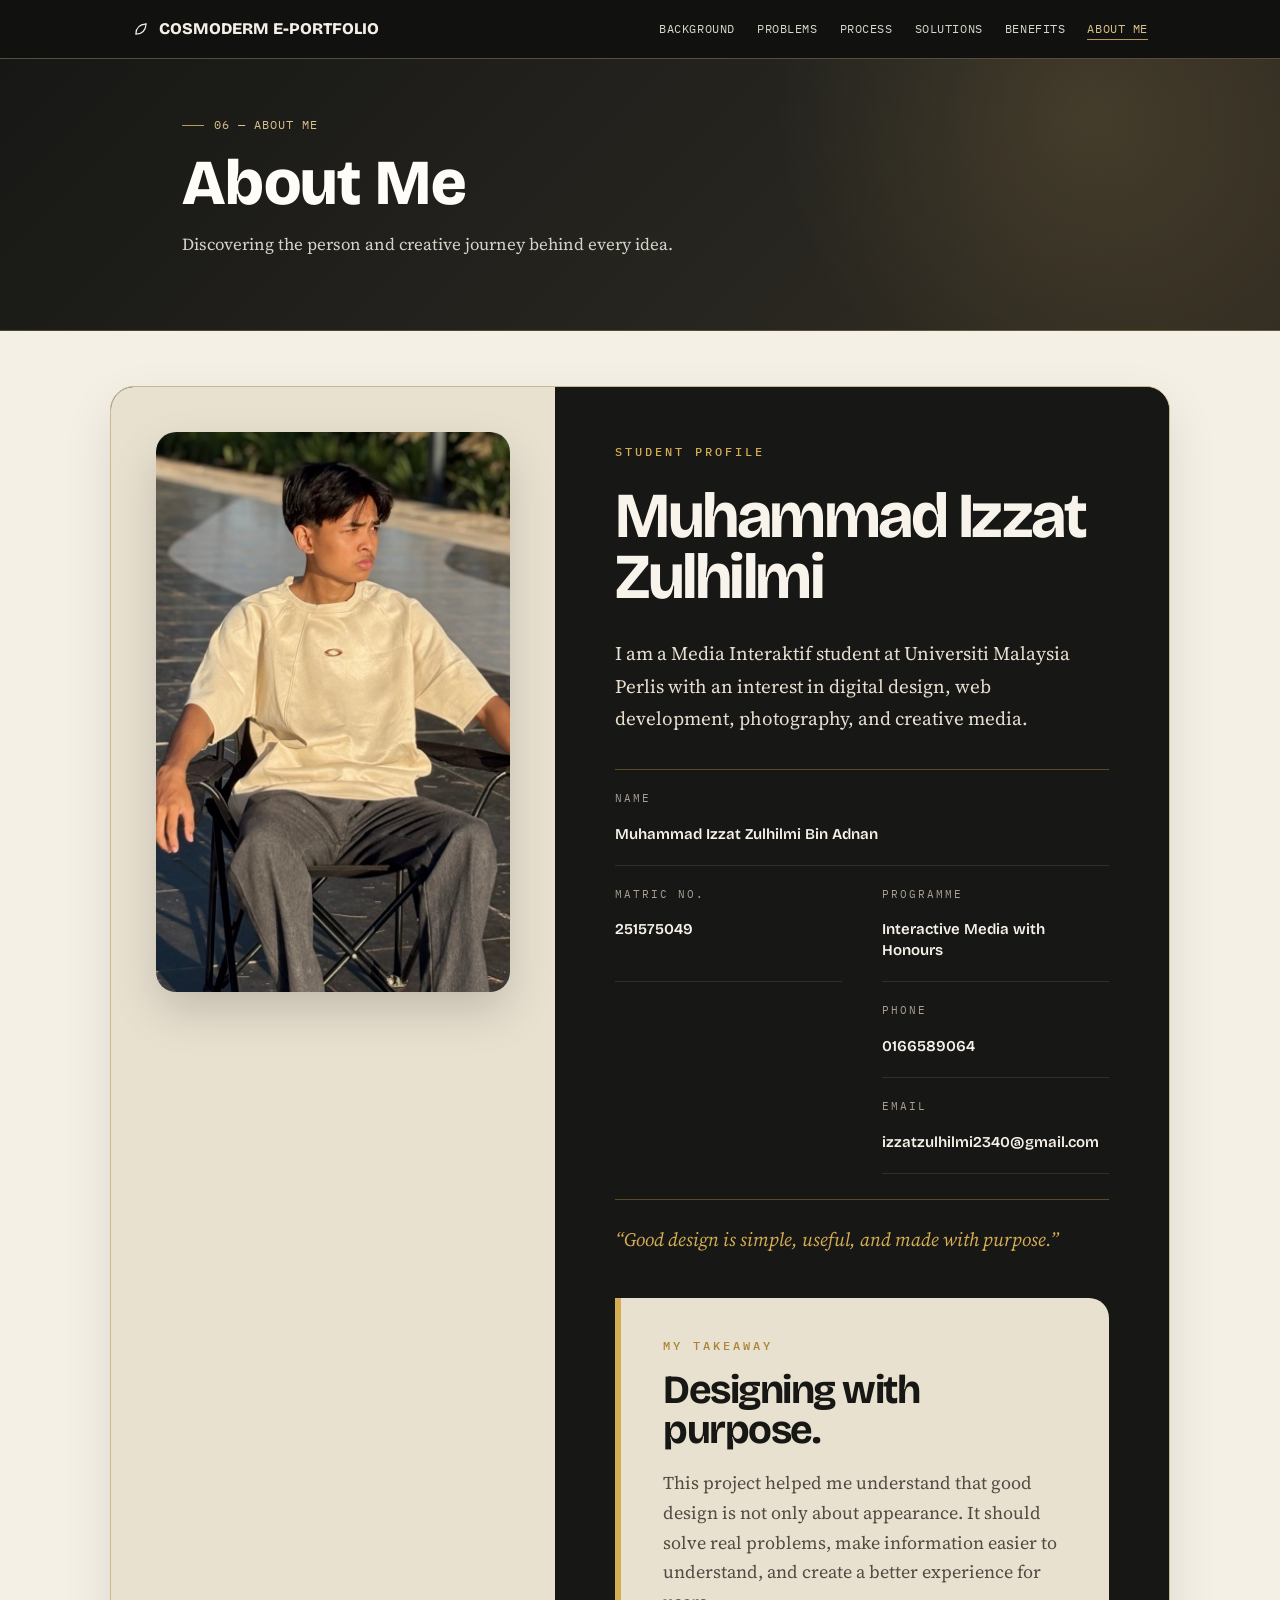
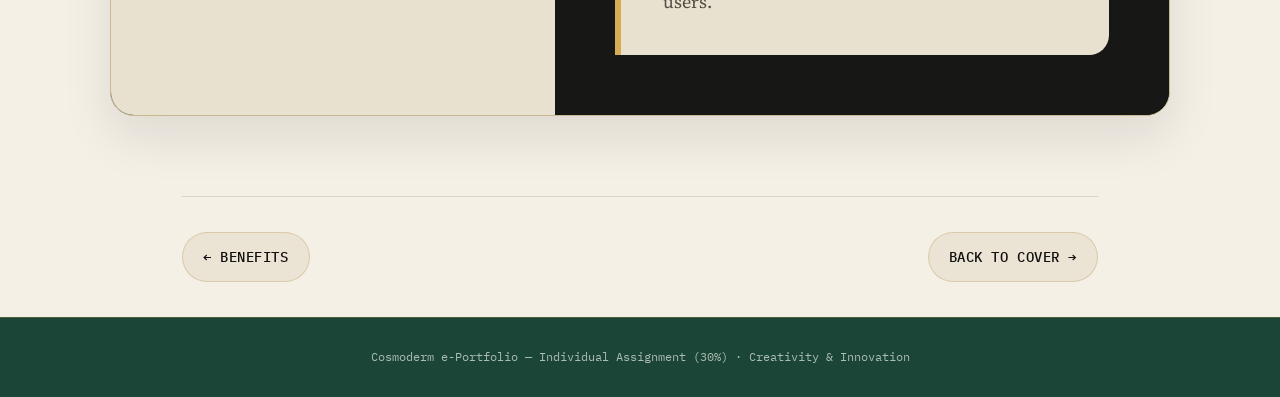
<file: conclusion.html>
<!doctype html>
<html lang="en">
  <head>
    <meta charset="UTF-8" />
    <meta name="viewport" content="width=device-width, initial-scale=1.0" />

    <title>About Me — Cosmoderm E-Portfolio</title>

    <link rel="preconnect" href="https://fonts.googleapis.com" />
    <link rel="preconnect" href="https://fonts.gstatic.com" crossorigin />

    <link
      href="https://fonts.googleapis.com/css2?family=Bricolage+Grotesque:wght@400;500;600;700;800&family=Source+Serif+4:ital,wght@0,400;0,500;0,600;1,400;1,500&family=IBM+Plex+Mono:wght@400;500&display=swap"
      rel="stylesheet"
    />

    <link rel="stylesheet" href="styles.css" />
  </head>

  <body>
    <!-- NAVIGATION -->
    <nav class="site-nav">
      <div class="nav-inner">
        <a href="index.html" class="logo">
          <svg
            viewBox="0 0 28 28"
            fill="none"
            stroke="currentColor"
            stroke-width="1.8"
          >
            <path d="M6 22c0-9 5-15 16-16-1 11-7 16-16 16z" />
          </svg>

          COSMODERM E-PORTFOLIO
        </a>

        <ul class="nav-links">
          <li><a href="background.html">Background</a></li>
          <li><a href="problems.html">Problems</a></li>
          <li><a href="process.html">Process</a></li>
          <li><a href="solutions.html">Solutions</a></li>
          <li><a href="benefits.html">Benefits</a></li>
          <li><a href="conclusion.html" class="active">About Me</a></li>
        </ul>
      </div>
    </nav>

    <!-- PAGE HEADER -->
    <header class="page-head about-head">
      <div class="wrap">
        <p class="kicker">06 — About Me</p>

        <h1>About Me</h1>

        <p class="dek">Discovering the person and creative journey behind every idea.</p>
      </div>
    </header>

    <!-- ABOUT ME -->
    <main class="about-content">
      <div class="about-card">
        <!-- PHOTO -->
        <div class="about-photo">
          <img src="zat.jpg" alt="Muhammad Izzat Zulhilmi" />
        </div>

        <!-- INFORMATION -->
        <div class="about-info">
          <p class="about-label">STUDENT PROFILE</p>

          <h2>
            Muhammad Izzat
            <br />
            Zulhilmi
          </h2>

          <p class="about-intro">
            I am a Media Interaktif student at Universiti Malaysia Perlis with
            an interest in digital design, web development, photography, and
            creative media.
          </p>

         <div class="about-details">

  <div class="about-detail">
    <span>Name</span>
    <strong>Muhammad Izzat Zulhilmi Bin Adnan</strong>
  </div>

  <div class="about-detail">
    <span>Matric No.</span>
    <strong>251575049</strong>
  </div>

  <div class="about-detail">
    <span>Programme</span>
    <strong>Interactive Media with Honours</strong>
  </div>

  <div class="about-detail">
    <span>Phone</span>
    <strong>0166589064</strong>
  </div>

  <div class="about-detail">
    <span>Email</span>
    <strong>izzatzulhilmi2340@gmail.com</strong>
  </div>

</div>

<div class="about-quote">
  “Good design is simple, useful, and made with purpose.”
</div>

      <!-- SHORT REFLECTION -->
      <section class="about-reflection">
        <p class="about-label">MY TAKEAWAY</p>

        <h2>Designing with purpose.</h2>

        <p>
          This project helped me understand that good design is not only about
          appearance. It should solve real problems, make information easier to
          understand, and create a better experience for users.
        </p>
      </section>
    </main>

    <!-- PAGE NAVIGATION -->
    <div class="wrap">
      <div class="page-nav">
        <a href="benefits.html" class="page-nav-link"> ← Benefits </a>

        <a href="index.html" class="page-nav-link"> Back to Cover → </a>
      </div>
    </div>

    <!-- FOOTER -->
    <footer class="site-footer">
      Cosmoderm e-Portfolio — Individual Assignment (30%) · Creativity &amp;
      Innovation
    </footer>
  </body>
</html>
</file>
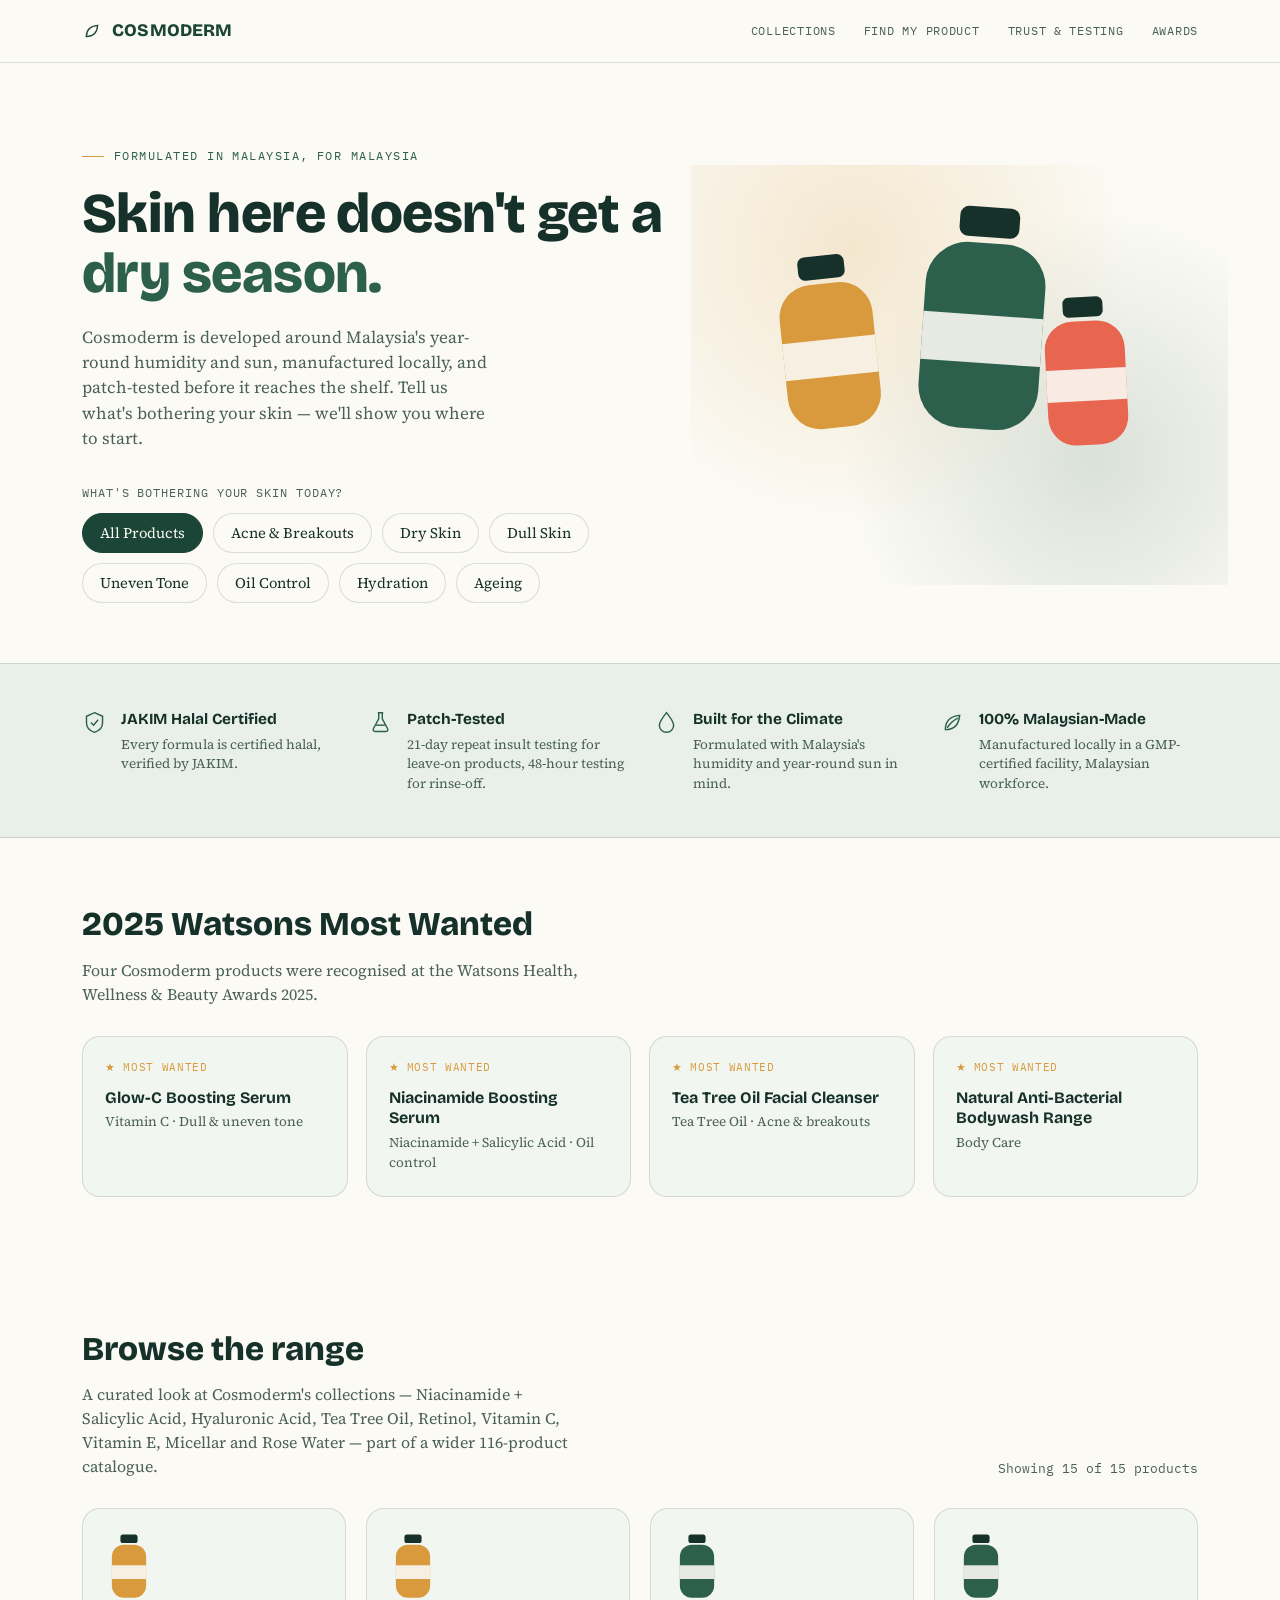
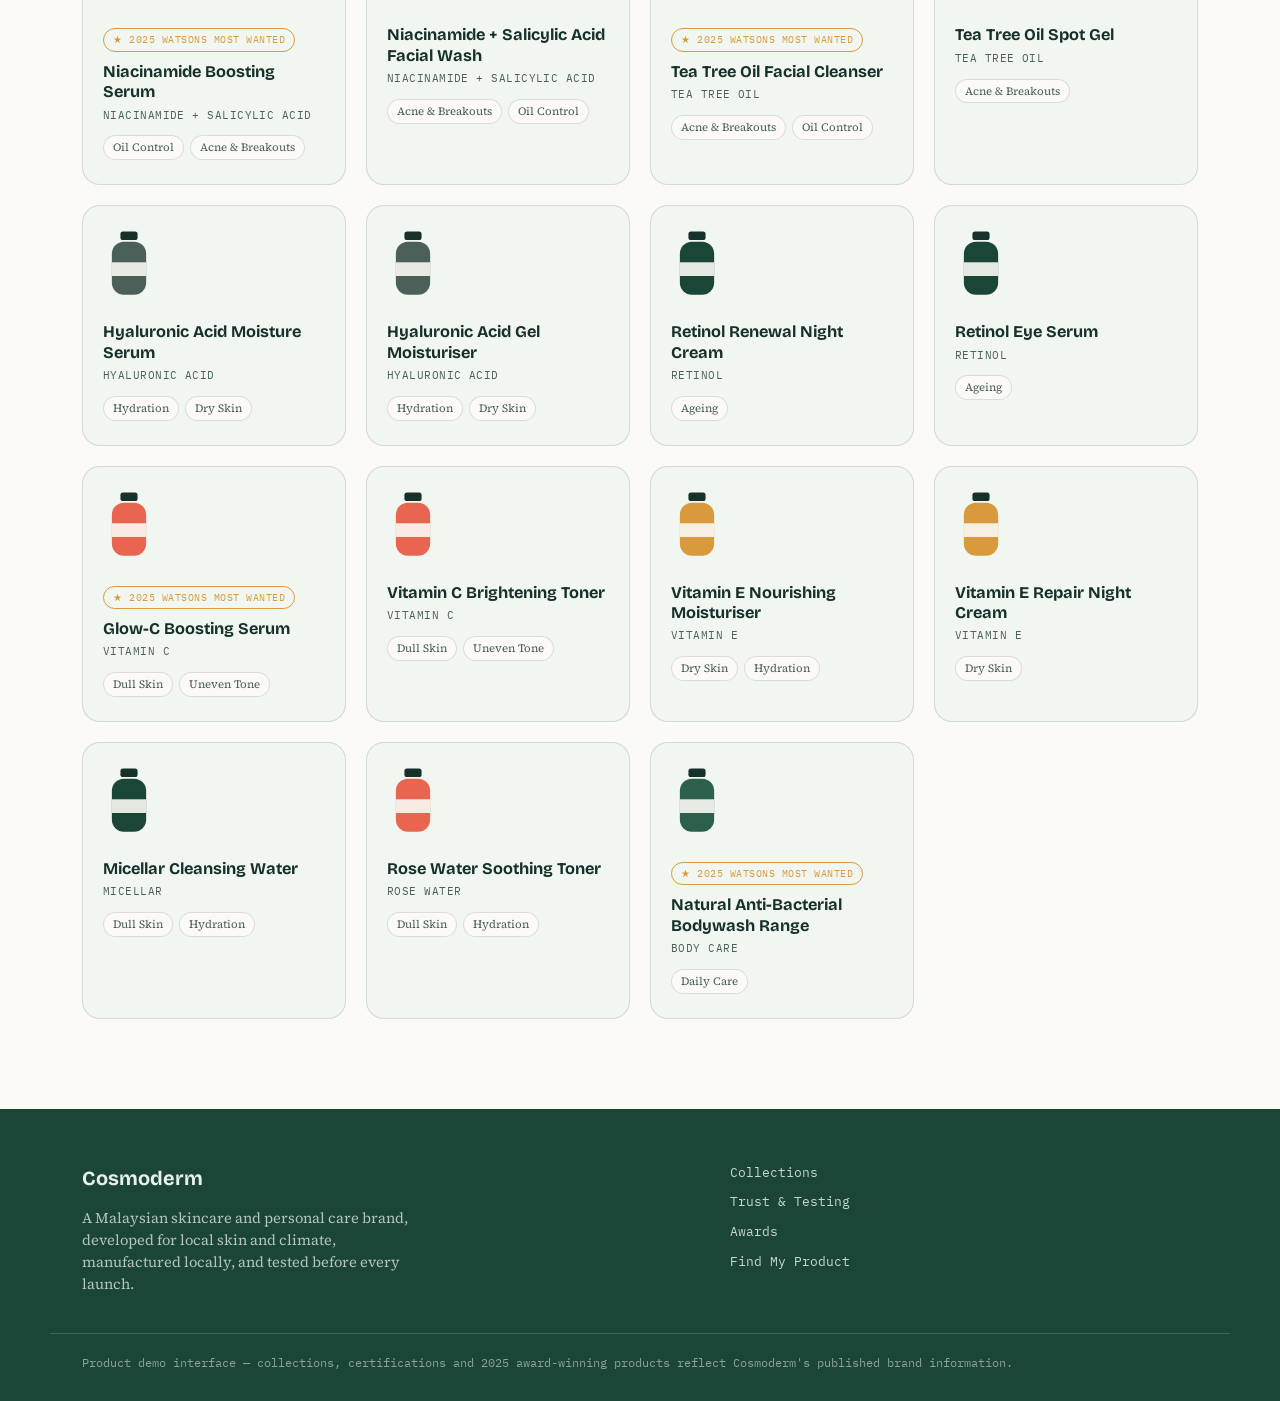
<file: find-my-product-demo.html>
<!DOCTYPE html>
<html lang="en">
<head>
<meta charset="UTF-8">
<meta name="viewport" content="width=device-width, initial-scale=1.0">
<title>Cosmoderm — Skincare for Malaysia's Climate</title>
<link rel="preconnect" href="https://fonts.googleapis.com">
<link rel="preconnect" href="https://fonts.gstatic.com" crossorigin>
<link href="https://fonts.googleapis.com/css2?family=Bricolage+Grotesque:wght@400;500;600;700;800&family=Source+Serif+4:ital,wght@0,400;0,500;0,600;1,400;1,500&family=IBM+Plex+Mono:wght@400;500&display=swap" rel="stylesheet">
<style>
  * { margin:0; padding:0; box-sizing:border-box; }

  :root {
    --bg: #FBFAF4;
    --surface: #E8F0E9;
    --surface-2: #F2F6F1;
    --ink: #16302A;
    --ink-soft: #4A6059;
    --leaf: #2C5F4C;
    --leaf-dark: #1B4536;
    --gold: #D99A3D;
    --coral: #E8664F;
    --line: rgba(22,48,42,0.14);
    --shadow: 0 20px 40px -24px rgba(22,48,42,0.35);
    --radius: 18px;
    --font-display: 'Bricolage Grotesque', system-ui, sans-serif;
    --font-body: 'Source Serif 4', Georgia, serif;
    --font-mono: 'IBM Plex Mono', 'Courier New', monospace;
  }

  html { scroll-behavior: smooth; }
  @media (prefers-reduced-motion: reduce) {
    html { scroll-behavior: auto; }
    * { animation-duration: 0.01ms !important; animation-iteration-count: 1 !important; transition-duration: 0.01ms !important; }
  }

  body {
    background: var(--bg);
    color: var(--ink);
    font-family: var(--font-body);
    line-height: 1.5;
    -webkit-font-smoothing: antialiased;
  }

  a { color: inherit; }
  button { font-family: inherit; cursor: pointer; background:none; border:none; }
  :focus-visible { outline: 2.5px solid var(--gold); outline-offset: 3px; }

  .wrap { max-width: 1180px; margin: 0 auto; padding: 0 32px; }

  /* NAV */
  .nav {
    position: sticky; top: 0; z-index: 50;
    background: rgba(251,250,244,0.88);
    backdrop-filter: blur(10px);
    border-bottom: 1px solid var(--line);
  }
  .nav-inner {
    display:flex; align-items:center; justify-content:space-between;
    padding: 18px 32px; max-width: 1180px; margin:0 auto;
  }
  .logo {
    display:flex; align-items:center; gap:10px;
    font-family: var(--font-display); font-weight:800; font-size: 1.1rem;
    letter-spacing: 0.01em; color: var(--leaf-dark); text-decoration:none;
  }
  .logo svg { width:20px; height:20px; }
  .nav-links {
    display:flex; gap: 28px; list-style:none;
    font-family: var(--font-mono); font-size: 0.76rem;
    text-transform: uppercase; letter-spacing: 0.06em;
  }
  .nav-links a {
    text-decoration:none; color: var(--ink-soft);
    border-bottom: 1px solid transparent; padding-bottom: 3px;
    transition: color 0.2s, border-color 0.2s;
  }
  .nav-links a:hover { color: var(--leaf-dark); border-color: var(--gold); }
  @media (max-width: 720px) { .nav-links { display:none; } }

  /* HERO */
  .hero { padding: 84px 0 60px; overflow:hidden; }
  .hero-inner { display:grid; grid-template-columns: 1.1fr 0.9fr; gap: 56px; align-items:center; }
  .eyebrow {
    font-family: var(--font-mono); font-size: 0.76rem; text-transform: uppercase;
    letter-spacing: 0.12em; color: var(--leaf); display:flex; align-items:center; gap:10px;
    margin-bottom: 18px;
  }
  .eyebrow::before { content:''; width: 22px; height:1px; background: var(--gold); }
  .hero h1 {
    font-family: var(--font-display); font-weight: 800;
    font-size: clamp(2.2rem, 4.6vw, 3.5rem); line-height: 1.08;
    letter-spacing: -0.01em; color: var(--ink); margin-bottom: 20px;
  }
  .hero h1 em { font-style: normal; color: var(--leaf); }
  .hero p.lede { font-size: 1.06rem; color: var(--ink-soft); max-width: 46ch; margin-bottom: 32px; }
  .concern-label {
    font-family: var(--font-mono); font-size: 0.72rem; text-transform: uppercase;
    letter-spacing: 0.08em; color: var(--ink-soft); margin-bottom: 12px;
  }
  .pills { display:flex; flex-wrap:wrap; gap:10px; }
  .pill {
    font-family: var(--font-body); font-size: 0.92rem; padding: 9px 17px;
    border-radius: 999px; border: 1px solid var(--line); background: var(--bg);
    color: var(--ink); transition: all 0.2s ease;
  }
  .pill:hover { border-color: var(--leaf); }
  .pill.active { background: var(--leaf-dark); border-color: var(--leaf-dark); color: var(--bg); }

  .hero-visual { position: relative; height: 360px; }
  .hero-visual::before {
    content:''; position:absolute; inset: -30px;
    background: radial-gradient(circle at 30% 20%, rgba(217,154,61,0.20), transparent 55%),
                radial-gradient(circle at 75% 70%, rgba(44,95,76,0.16), transparent 50%);
  }
  .big-bottle { position:absolute; filter: drop-shadow(var(--shadow)); }
  .big-bottle.b1 { width:140px; left:8%; top:14%; transform:rotate(-6deg); }
  .big-bottle.b2 { width:180px; left:36%; top:0; transform:rotate(4deg); z-index:2; }
  .big-bottle.b3 { width:120px; left:64%; top:26%; transform:rotate(-3deg); }
  @media (max-width: 900px) {
    .hero-inner { grid-template-columns: 1fr; }
    .hero-visual { height: 240px; margin-top: 10px; }
  }

  /* TRUST */
  .trust { background: var(--surface); padding: 44px 0; border-top: 1px solid var(--line); border-bottom: 1px solid var(--line); }
  .trust-grid { display:grid; grid-template-columns: repeat(4,1fr); gap: 28px; }
  .trust-item { display:flex; gap:14px; align-items:flex-start; }
  .trust-item svg { width:25px; height:25px; flex-shrink:0; color: var(--leaf); margin-top:2px; }
  .trust-item h4 { font-family: var(--font-display); font-size:0.96rem; font-weight:700; margin-bottom:4px; }
  .trust-item p { font-size:0.84rem; color: var(--ink-soft); line-height:1.45; }
  @media (max-width: 900px) { .trust-grid { grid-template-columns: repeat(2,1fr); } }

  /* AWARDS */
  .awards { padding: 62px 0; }
  .section-head { margin-bottom: 30px; max-width: 62ch; }
  .section-head h2 { font-family: var(--font-display); font-size: clamp(1.5rem,2.6vw,2.1rem); font-weight:800; }
  .section-head p { color: var(--ink-soft); margin-top:8px; }
  .award-row { display:grid; grid-template-columns: repeat(4,1fr); gap: 18px; }
  .award-card { background: var(--surface-2); border: 1px solid var(--line); border-radius: var(--radius); padding: 22px; }
  .award-card .ribbon {
    font-family: var(--font-mono); font-size: 0.68rem; text-transform:uppercase;
    letter-spacing:0.06em; color: var(--gold); margin-bottom: 12px;
  }
  .award-card h4 { font-family: var(--font-display); font-size:1rem; font-weight:700; margin-bottom:4px; line-height:1.3; }
  .award-card p { font-size:0.84rem; color:var(--ink-soft); }
  @media (max-width: 900px) { .award-row { grid-template-columns: repeat(2,1fr);} }
  @media (max-width: 560px) { .award-row { grid-template-columns: 1fr; } }

  /* PRODUCTS */
  .products { padding: 66px 0 90px; }
  .products-top { display:flex; justify-content:space-between; align-items:flex-end; flex-wrap:wrap; gap:16px; margin-bottom: 30px; }
  .count { font-family: var(--font-mono); font-size: 0.8rem; color: var(--ink-soft); white-space:nowrap; }
  .grid { display:grid; grid-template-columns: repeat(auto-fill, minmax(230px,1fr)); gap: 20px; }
  .card { background: var(--surface-2); border: 1px solid var(--line); border-radius: var(--radius); padding: 22px 20px 24px; transition: transform 0.25s ease, box-shadow 0.25s ease; }
  .card:hover { transform: translateY(-4px); box-shadow: var(--shadow); }
  .card .bottle { width:52px; height: 72px; margin-bottom:16px; }
  .badge {
    display:inline-block; font-family: var(--font-mono); font-size:0.64rem; text-transform:uppercase;
    letter-spacing:0.05em; color: var(--gold); border:1px solid var(--gold); border-radius: 999px;
    padding: 3px 9px; margin-bottom:10px;
  }
  .card h3 { font-family: var(--font-display); font-size:1.02rem; font-weight:700; margin-bottom:4px; line-height:1.25; }
  .card .coll { font-family: var(--font-mono); font-size:0.7rem; color:var(--ink-soft); text-transform:uppercase; letter-spacing:0.04em; margin-bottom:12px; }
  .tags { display:flex; flex-wrap:wrap; gap:6px; }
  .tag { font-size:0.7rem; background: var(--bg); border:1px solid var(--line); padding:3px 9px; border-radius:999px; color:var(--ink-soft); }

  .bottle .cap { fill: var(--ink); }
  .bottle .label { fill: var(--bg); opacity:0.9; }
  .bottle.gold .body { fill: var(--gold); }
  .bottle.leaf .body { fill: var(--leaf); }
  .bottle.leafdark .body { fill: var(--leaf-dark); }
  .bottle.coral .body { fill: var(--coral); }
  .bottle.inksoft .body { fill: var(--ink-soft); }

  /* FOOTER */
  footer { background: var(--leaf-dark); color: var(--surface); padding: 54px 0 30px; }
  .footer-inner { display:grid; grid-template-columns: 1.3fr 1fr; gap:40px; }
  footer h3 { font-family: var(--font-display); font-size:1.25rem; margin-bottom:14px; }
  footer p { color: rgba(232,240,233,0.75); font-size:0.92rem; max-width:44ch; }
  .footer-links { list-style:none; display:flex; flex-direction:column; gap:10px; font-family: var(--font-mono); font-size:0.82rem; }
  .footer-links a { text-decoration:none; color: rgba(232,240,233,0.85); }
  .footer-links a:hover { color: var(--gold); }
  .fine { margin-top:38px; padding-top:20px; border-top:1px solid rgba(232,240,233,0.18); font-family: var(--font-mono); font-size:0.72rem; color: rgba(232,240,233,0.55); }

  @media (max-width: 700px) {
    .footer-inner { grid-template-columns:1fr; }
    .hero { padding: 56px 0 36px; }
    .wrap { padding: 0 20px; }
    .award-row, .trust-grid { grid-template-columns: 1fr 1fr; }
  }
</style>
</head>
<body>

<nav class="nav">
  <div class="nav-inner">
    <a href="#top" class="logo">
      <svg viewBox="0 0 28 28" fill="none" stroke="currentColor" stroke-width="1.8"><path d="M6 22c0-9 5-15 16-16-1 11-7 16-16 16z"/></svg>
      COSMODERM
    </a>
    <ul class="nav-links">
      <li><a href="#products">Collections</a></li>
      <li><a href="#top">Find My Product</a></li>
      <li><a href="#trust">Trust &amp; Testing</a></li>
      <li><a href="#awards">Awards</a></li>
    </ul>
  </div>
</nav>

<header class="hero" id="top">
  <div class="wrap hero-inner">
    <div>
      <p class="eyebrow">Formulated in Malaysia, for Malaysia</p>
      <h1>Skin here doesn't get a <em>dry season.</em></h1>
      <p class="lede">Cosmoderm is developed around Malaysia's year-round humidity and sun, manufactured locally, and patch-tested before it reaches the shelf. Tell us what's bothering your skin — we'll show you where to start.</p>
      <p class="concern-label">What's bothering your skin today?</p>
      <div class="pills" id="pillRow">
        <button class="pill active" data-concern="all">All Products</button>
        <button class="pill" data-concern="acne">Acne &amp; Breakouts</button>
        <button class="pill" data-concern="dry">Dry Skin</button>
        <button class="pill" data-concern="dull">Dull Skin</button>
        <button class="pill" data-concern="uneven">Uneven Tone</button>
        <button class="pill" data-concern="oil-control">Oil Control</button>
        <button class="pill" data-concern="hydration">Hydration</button>
        <button class="pill" data-concern="ageing">Ageing</button>
      </div>
    </div>
    <div class="hero-visual" aria-hidden="true">
      <svg class="big-bottle b1 bottle gold" viewBox="0 0 60 84"><rect x="20" y="4" width="20" height="10" rx="3" class="cap"/><rect x="10" y="16" width="40" height="62" rx="14" class="body"/><rect x="10" y="40" width="40" height="16" class="label"/></svg>
      <svg class="big-bottle b2 bottle leaf" viewBox="0 0 60 84"><rect x="20" y="4" width="20" height="10" rx="3" class="cap"/><rect x="10" y="16" width="40" height="62" rx="14" class="body"/><rect x="10" y="40" width="40" height="16" class="label"/></svg>
      <svg class="big-bottle b3 bottle coral" viewBox="0 0 60 84"><rect x="20" y="4" width="20" height="10" rx="3" class="cap"/><rect x="10" y="16" width="40" height="62" rx="14" class="body"/><rect x="10" y="40" width="40" height="16" class="label"/></svg>
    </div>
  </div>
</header>

<section class="trust" id="trust">
  <div class="wrap trust-grid">
    <div class="trust-item">
      <svg viewBox="0 0 28 28" fill="none" stroke="currentColor" stroke-width="1.6"><path d="M14 3l9 4v7c0 6-4 9.5-9 11-5-1.5-9-5-9-11V7l9-4z"/><path d="M10 14l3 3 5-6"/></svg>
      <div><h4>JAKIM Halal Certified</h4><p>Every formula is certified halal, verified by JAKIM.</p></div>
    </div>
    <div class="trust-item">
      <svg viewBox="0 0 28 28" fill="none" stroke="currentColor" stroke-width="1.6"><path d="M11 3h6M12 3v7l-6 11a2 2 0 0 0 2 3h12a2 2 0 0 0 2-3l-6-11V3"/><path d="M9 17h10"/></svg>
      <div><h4>Patch-Tested</h4><p>21-day repeat insult testing for leave-on products, 48-hour testing for rinse-off.</p></div>
    </div>
    <div class="trust-item">
      <svg viewBox="0 0 28 28" fill="none" stroke="currentColor" stroke-width="1.6"><path d="M14 3c4 5 8 10 8 14a8 8 0 1 1-16 0c0-4 4-9 8-14z"/></svg>
      <div><h4>Built for the Climate</h4><p>Formulated with Malaysia's humidity and year-round sun in mind.</p></div>
    </div>
    <div class="trust-item">
      <svg viewBox="0 0 28 28" fill="none" stroke="currentColor" stroke-width="1.6"><path d="M6 22c0-9 5-15 16-16-1 11-7 16-16 16z"/><path d="M8 20c3-5 6-8 12-11"/></svg>
      <div><h4>100% Malaysian-Made</h4><p>Manufactured locally in a GMP-certified facility, Malaysian workforce.</p></div>
    </div>
  </div>
</section>

<section class="awards" id="awards">
  <div class="wrap">
    <div class="section-head">
      <h2>2025 Watsons Most Wanted</h2>
      <p>Four Cosmoderm products were recognised at the Watsons Health, Wellness &amp; Beauty Awards 2025.</p>
    </div>
    <div class="award-row">
      <div class="award-card"><p class="ribbon">★ Most Wanted</p><h4>Glow-C Boosting Serum</h4><p>Vitamin C · Dull &amp; uneven tone</p></div>
      <div class="award-card"><p class="ribbon">★ Most Wanted</p><h4>Niacinamide Boosting Serum</h4><p>Niacinamide + Salicylic Acid · Oil control</p></div>
      <div class="award-card"><p class="ribbon">★ Most Wanted</p><h4>Tea Tree Oil Facial Cleanser</h4><p>Tea Tree Oil · Acne &amp; breakouts</p></div>
      <div class="award-card"><p class="ribbon">★ Most Wanted</p><h4>Natural Anti-Bacterial Bodywash Range</h4><p>Body Care</p></div>
    </div>
  </div>
</section>

<section class="products" id="products">
  <div class="wrap">
    <div class="products-top">
      <div class="section-head" style="margin-bottom:0;">
        <h2>Browse the range</h2>
        <p>A curated look at Cosmoderm's collections — Niacinamide + Salicylic Acid, Hyaluronic Acid, Tea Tree Oil, Retinol, Vitamin C, Vitamin E, Micellar and Rose Water — part of a wider 116-product catalogue.</p>
      </div>
      <p class="count" id="count" aria-live="polite">Showing 15 of 15 products</p>
    </div>
    <div class="grid" id="grid"></div>
  </div>
</section>

<footer>
  <div class="wrap footer-inner">
    <div>
      <h3>Cosmoderm</h3>
      <p>A Malaysian skincare and personal care brand, developed for local skin and climate, manufactured locally, and tested before every launch.</p>
    </div>
    <ul class="footer-links">
      <li><a href="#products">Collections</a></li>
      <li><a href="#trust">Trust &amp; Testing</a></li>
      <li><a href="#awards">Awards</a></li>
      <li><a href="#top">Find My Product</a></li>
    </ul>
  </div>
  <div class="wrap fine">Product demo interface — collections, certifications and 2025 award-winning products reflect Cosmoderm's published brand information.</div>
</footer>

<script>
  const concernLabel = {
    acne:'Acne & Breakouts', dry:'Dry Skin', dull:'Dull Skin', uneven:'Uneven Tone',
    'oil-control':'Oil Control', hydration:'Hydration', ageing:'Ageing'
  };

  const products = [
    { name:"Niacinamide Boosting Serum", collection:"Niacinamide + Salicylic Acid", accent:"gold", concerns:["oil-control","acne"], award:true },
    { name:"Niacinamide + Salicylic Acid Facial Wash", collection:"Niacinamide + Salicylic Acid", accent:"gold", concerns:["acne","oil-control"] },
    { name:"Tea Tree Oil Facial Cleanser", collection:"Tea Tree Oil", accent:"leaf", concerns:["acne","oil-control"], award:true },
    { name:"Tea Tree Oil Spot Gel", collection:"Tea Tree Oil", accent:"leaf", concerns:["acne"] },
    { name:"Hyaluronic Acid Moisture Serum", collection:"Hyaluronic Acid", accent:"inksoft", concerns:["hydration","dry"] },
    { name:"Hyaluronic Acid Gel Moisturiser", collection:"Hyaluronic Acid", accent:"inksoft", concerns:["hydration","dry"] },
    { name:"Retinol Renewal Night Cream", collection:"Retinol", accent:"leafdark", concerns:["ageing"] },
    { name:"Retinol Eye Serum", collection:"Retinol", accent:"leafdark", concerns:["ageing"] },
    { name:"Glow-C Boosting Serum", collection:"Vitamin C", accent:"coral", concerns:["dull","uneven"], award:true },
    { name:"Vitamin C Brightening Toner", collection:"Vitamin C", accent:"coral", concerns:["dull","uneven"] },
    { name:"Vitamin E Nourishing Moisturiser", collection:"Vitamin E", accent:"gold", concerns:["dry","hydration"] },
    { name:"Vitamin E Repair Night Cream", collection:"Vitamin E", accent:"gold", concerns:["dry"] },
    { name:"Micellar Cleansing Water", collection:"Micellar", accent:"leafdark", concerns:["dull","hydration"] },
    { name:"Rose Water Soothing Toner", collection:"Rose Water", accent:"coral", concerns:["dull","hydration"] },
    { name:"Natural Anti-Bacterial Bodywash Range", collection:"Body Care", accent:"leaf", concerns:[], award:true }
  ];

  function bottleSVG(accent) {
    return `<svg viewBox="0 0 60 84" class="bottle ${accent}" aria-hidden="true">
      <rect x="20" y="4" width="20" height="10" rx="3" class="cap"></rect>
      <rect x="10" y="16" width="40" height="62" rx="14" class="body"></rect>
      <rect x="10" y="40" width="40" height="16" class="label"></rect>
    </svg>`;
  }

  function render(filter) {
    const grid = document.getElementById('grid');
    const items = filter === 'all' ? products : products.filter(p => p.concerns.includes(filter));
    document.getElementById('count').textContent = `Showing ${items.length} of ${products.length} products`;
    grid.innerHTML = items.map(p => `
      <article class="card">
        ${bottleSVG(p.accent)}
        ${p.award ? `<span class="badge">★ 2025 Watsons Most Wanted</span>` : ''}
        <h3>${p.name}</h3>
        <p class="coll">${p.collection}</p>
        <div class="tags">${p.concerns.map(c => `<span class="tag">${concernLabel[c]}</span>`).join('') || `<span class="tag">Daily Care</span>`}</div>
      </article>
    `).join('');
  }

  document.querySelectorAll('.pill').forEach(btn => {
    btn.addEventListener('click', () => {
      document.querySelectorAll('.pill').forEach(b => b.classList.remove('active'));
      btn.classList.add('active');
      render(btn.dataset.concern);
      document.getElementById('products').scrollIntoView({ behavior:'smooth', block:'start' });
    });
  });

  render('all');
</script>

</body>
</html>
</file>
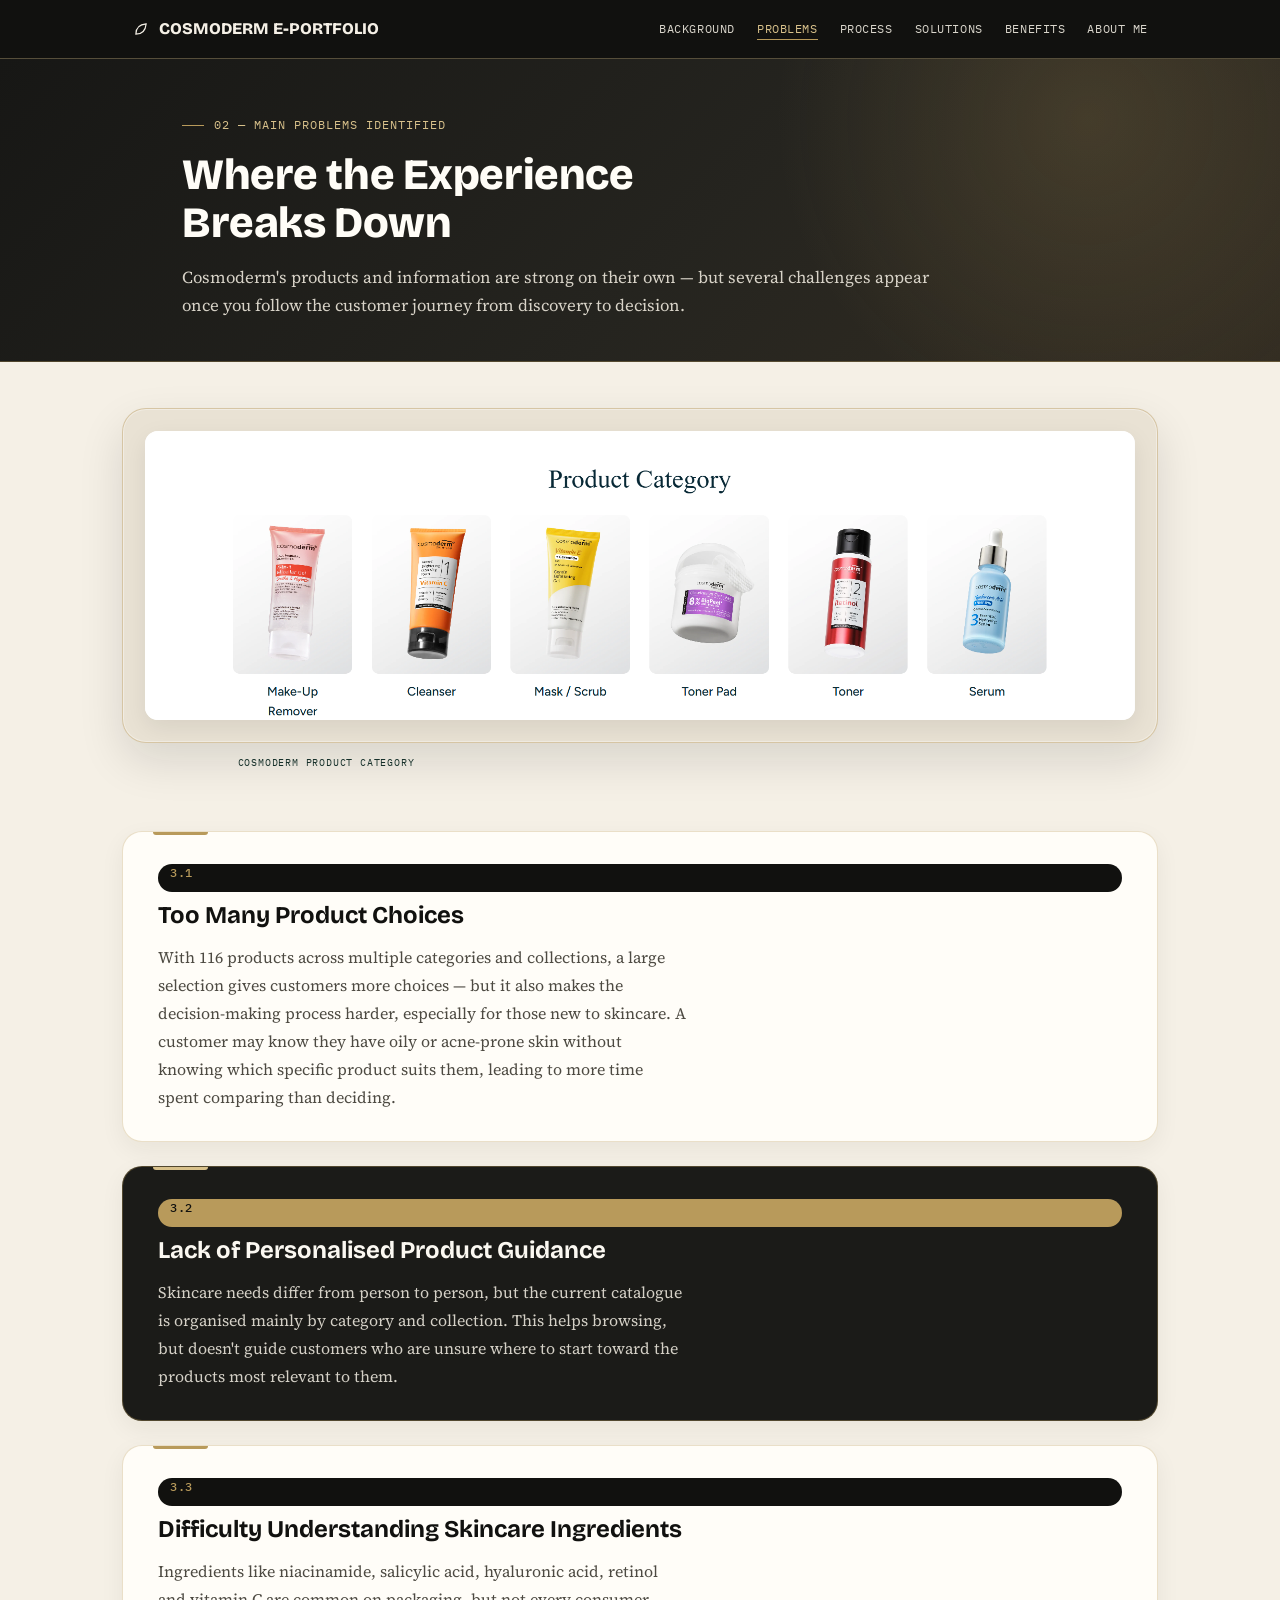
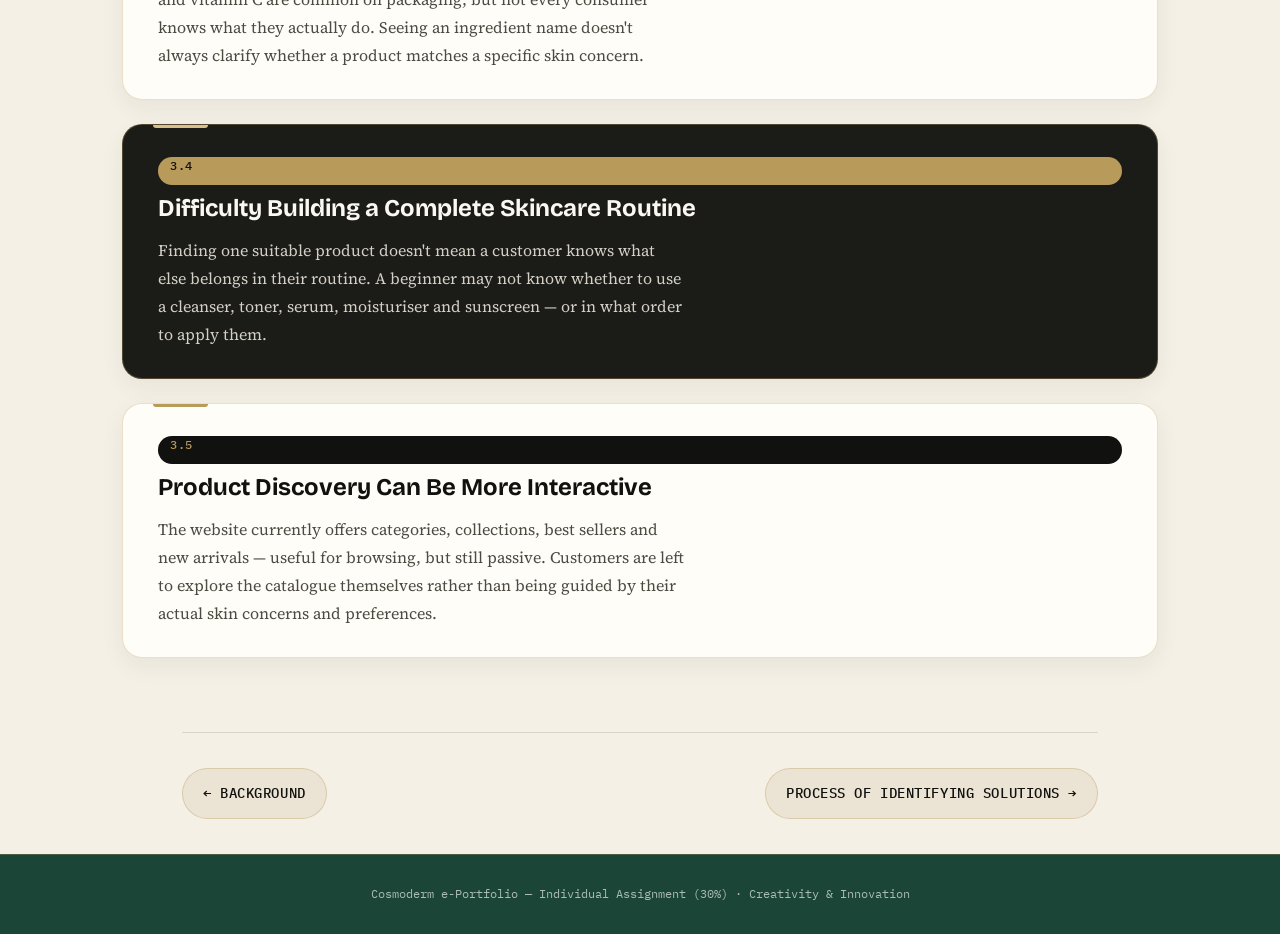
<file: problems.html>
<!doctype html>
<html lang="en">
  <head>
    <meta charset="UTF-8" />
    <meta name="viewport" content="width=device-width, initial-scale=1.0" />

    <title>Main Problems Identified — Cosmoderm e-Portfolio</title>

    <link rel="preconnect" href="https://fonts.googleapis.com" />
    <link rel="preconnect" href="https://fonts.gstatic.com" crossorigin />

    <link
      href="https://fonts.googleapis.com/css2?family=Bricolage+Grotesque:wght@400;500;600;700;800&family=Source+Serif+4:ital,wght@0,400;0,500;0,600;1,400;1,500&family=IBM+Plex+Mono:wght@400;500&display=swap"
      rel="stylesheet"
    />

    <link rel="stylesheet" href="styles.css" />
  </head>

  <body>
    <!-- NAVIGATION -->
    <nav class="site-nav">
      <div class="nav-inner">
        <a href="index.html" class="logo">
          <svg
            viewBox="0 0 28 28"
            fill="none"
            stroke="currentColor"
            stroke-width="1.8"
          >
            <path d="M6 22c0-9 5-15 16-16-1 11-7 16-16 16z" />
          </svg>

          COSMODERM E-PORTFOLIO
        </a>

        <ul class="nav-links">
          <li>
            <a href="background.html">Background</a>
          </li>

          <li>
            <a href="problems.html" class="active">Problems</a>
          </li>

          <li>
            <a href="process.html">Process</a>
          </li>

          <li>
            <a href="solutions.html">Solutions</a>
          </li>

          <li>
            <a href="benefits.html">Benefits</a>
          </li>

          <li>
            <a href="conclusion.html">About Me</a>
          </li>
        </ul>
      </div>
    </nav>

    <!-- PAGE HEADER -->
    <header class="page-head">
      <div class="wrap">
        <p class="kicker">02 — Main Problems Identified</p>

        <h1>Where the Experience Breaks Down</h1>

        <p class="dek">
          Cosmoderm's products and information are strong on their own — but
          several challenges appear once you follow the customer journey from
          discovery to decision.
        </p>
      </div>
    </header>

    <!-- MAIN CONTENT -->
    <main class="content">
      <div class="wrap">
        <!-- PRODUCT CATEGORY IMAGE -->
        <div class="product-category-image">
          <div class="image-frame">
            <img src="zta.png" alt="Cosmoderm Product Category" />
          </div>

          <p class="image-caption">Cosmoderm Product Category</p>
        </div>

        <!-- PROBLEM 3.1 -->
        <div class="item-card">
          <span class="tag-num"> 3.1 </span>

          <h3>Too Many Product Choices</h3>

          <p>
            With 116 products across multiple categories and collections, a
            large selection gives customers more choices — but it also makes the
            decision-making process harder, especially for those new to
            skincare. A customer may know they have oily or acne-prone skin
            without knowing which specific product suits them, leading to more
            time spent comparing than deciding.
          </p>
        </div>

        <!-- PROBLEM 3.2 -->
        <div class="item-card">
          <span class="tag-num"> 3.2 </span>

          <h3>Lack of Personalised Product Guidance</h3>

          <p>
            Skincare needs differ from person to person, but the current
            catalogue is organised mainly by category and collection. This helps
            browsing, but doesn't guide customers who are unsure where to start
            toward the products most relevant to them.
          </p>
        </div>

        <!-- PROBLEM 3.3 -->
        <div class="item-card">
          <span class="tag-num"> 3.3 </span>

          <h3>Difficulty Understanding Skincare Ingredients</h3>

          <p>
            Ingredients like niacinamide, salicylic acid, hyaluronic acid,
            retinol and vitamin C are common on packaging, but not every
            consumer knows what they actually do. Seeing an ingredient name
            doesn't always clarify whether a product matches a specific skin
            concern.
          </p>
        </div>

        <!-- PROBLEM 3.4 -->
        <div class="item-card">
          <span class="tag-num"> 3.4 </span>

          <h3>Difficulty Building a Complete Skincare Routine</h3>

          <p>
            Finding one suitable product doesn't mean a customer knows what else
            belongs in their routine. A beginner may not know whether to use a
            cleanser, toner, serum, moisturiser and sunscreen — or in what order
            to apply them.
          </p>
        </div>

        <!-- PROBLEM 3.5 -->
        <div class="item-card">
          <span class="tag-num"> 3.5 </span>

          <h3>Product Discovery Can Be More Interactive</h3>

          <p>
            The website currently offers categories, collections, best sellers
            and new arrivals — useful for browsing, but still passive. Customers
            are left to explore the catalogue themselves rather than being
            guided by their actual skin concerns and preferences.
          </p>
        </div>
      </div>
    </main>

    <!-- PAGE NAVIGATION -->
    <div class="wrap">
      <div class="page-nav">
        <a href="background.html" class="page-nav-link"> ← Background </a>

        <a href="process.html" class="page-nav-link">
          Process of Identifying Solutions →
        </a>
      </div>
    </div>

    <!-- FOOTER -->
    <footer class="site-footer">
      Cosmoderm e-Portfolio — Individual Assignment (30%) · Creativity &amp;
      Innovation
    </footer>
  </body>
</html>
</file>
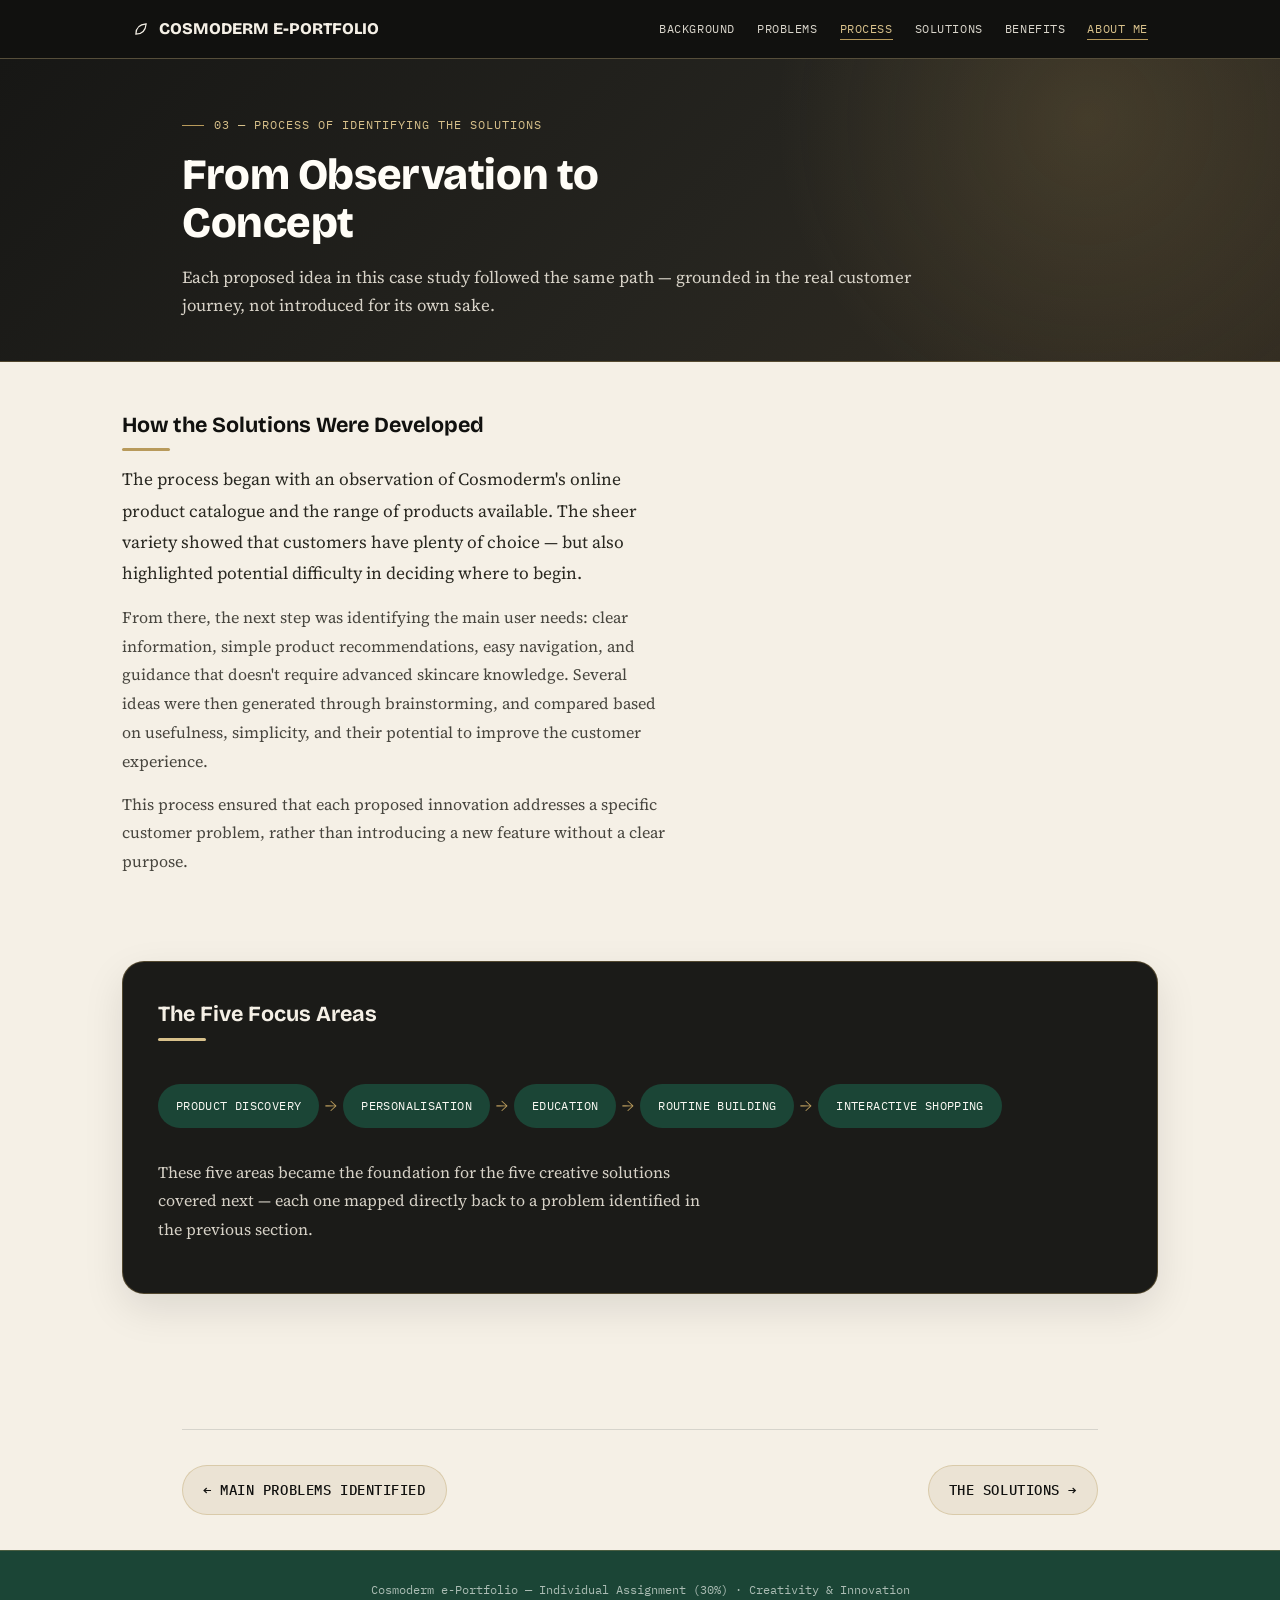
<file: process.html>
<!doctype html>
<html lang="en">
  <head>
    <meta charset="UTF-8" />
    <meta name="viewport" content="width=device-width, initial-scale=1.0" />
    <title>Process of Identifying the Solutions — Cosmoderm e-Portfolio</title>
    <link rel="preconnect" href="https://fonts.googleapis.com" />
    <link rel="preconnect" href="https://fonts.gstatic.com" crossorigin />
    <link
      href="https://fonts.googleapis.com/css2?family=Bricolage+Grotesque:wght@400;500;600;700;800&family=Source+Serif+4:ital,wght@0,400;0,500;0,600;1,400;1,500&family=IBM+Plex+Mono:wght@400;500&display=swap"
      rel="stylesheet"
    />
    <link rel="stylesheet" href="styles.css" />
  </head>
  <body>
    <nav class="site-nav">
      <div class="nav-inner">
        <a href="index.html" class="logo">
          <svg
            viewBox="0 0 28 28"
            fill="none"
            stroke="currentColor"
            stroke-width="1.8"
          >
            <path d="M6 22c0-9 5-15 16-16-1 11-7 16-16 16z" />
          </svg>
          COSMODERM E-PORTFOLIO
        </a>
        <ul class="nav-links">
          <li><a href="background.html">Background</a></li>
          <li><a href="problems.html">Problems</a></li>
          <li><a href="process.html" class="active">Process</a></li>
          <li><a href="solutions.html">Solutions</a></li>
          <li><a href="benefits.html">Benefits</a></li>
          <li><a href="conclusion.html"" class="active">About Me</a></li>
        </ul>
      </div>
    </nav>

    <header class="page-head">
      <div class="wrap">
        <p class="kicker">03 — Process of Identifying the Solutions</p>
        <h1>From Observation to Concept</h1>
        <p class="dek">
          Each proposed idea in this case study followed the same path —
          grounded in the real customer journey, not introduced for its own
          sake.
        </p>
      </div>
    </header>

    <main class="content">
      <div class="wrap">
        <section>
          <h2>How the Solutions Were Developed</h2>
          <p class="lead">
            The process began with an observation of Cosmoderm's online product
            catalogue and the range of products available. The sheer variety
            showed that customers have plenty of choice — but also highlighted
            potential difficulty in deciding where to begin.
          </p>
          <p>
            From there, the next step was identifying the main user needs: clear
            information, simple product recommendations, easy navigation, and
            guidance that doesn't require advanced skincare knowledge. Several
            ideas were then generated through brainstorming, and compared based
            on usefulness, simplicity, and their potential to improve the
            customer experience.
          </p>
          <p>
            This process ensured that each proposed innovation addresses a
            specific customer problem, rather than introducing a new feature
            without a clear purpose.
          </p>
        </section>

        <section>
          <h2>The Five Focus Areas</h2>
          <div class="flow">
            <span class="flow-step">Product Discovery</span>
            <span class="flow-arrow">→</span>
            <span class="flow-step">Personalisation</span>
            <span class="flow-arrow">→</span>
            <span class="flow-step">Education</span>
            <span class="flow-arrow">→</span>
            <span class="flow-step">Routine Building</span>
            <span class="flow-arrow">→</span>
            <span class="flow-step">Interactive Shopping</span>
          </div>
          <p>
            These five areas became the foundation for the five creative
            solutions covered next — each one mapped directly back to a problem
            identified in the previous section.
          </p>
        </section>
      </div>
    </main>

    <div class="wrap">
      <div class="page-nav">
        <a href="problems.html" class="page-nav-link"
          >← Main Problems Identified</a
        >
        <a href="solutions.html" class="page-nav-link">The Solutions →</a>
      </div>
    </div>

    <footer class="site-footer">
      Cosmoderm e-Portfolio — Individual Assignment (30%) · Creativity &amp;
      Innovation
    </footer>
  </body>
</html>
</file>
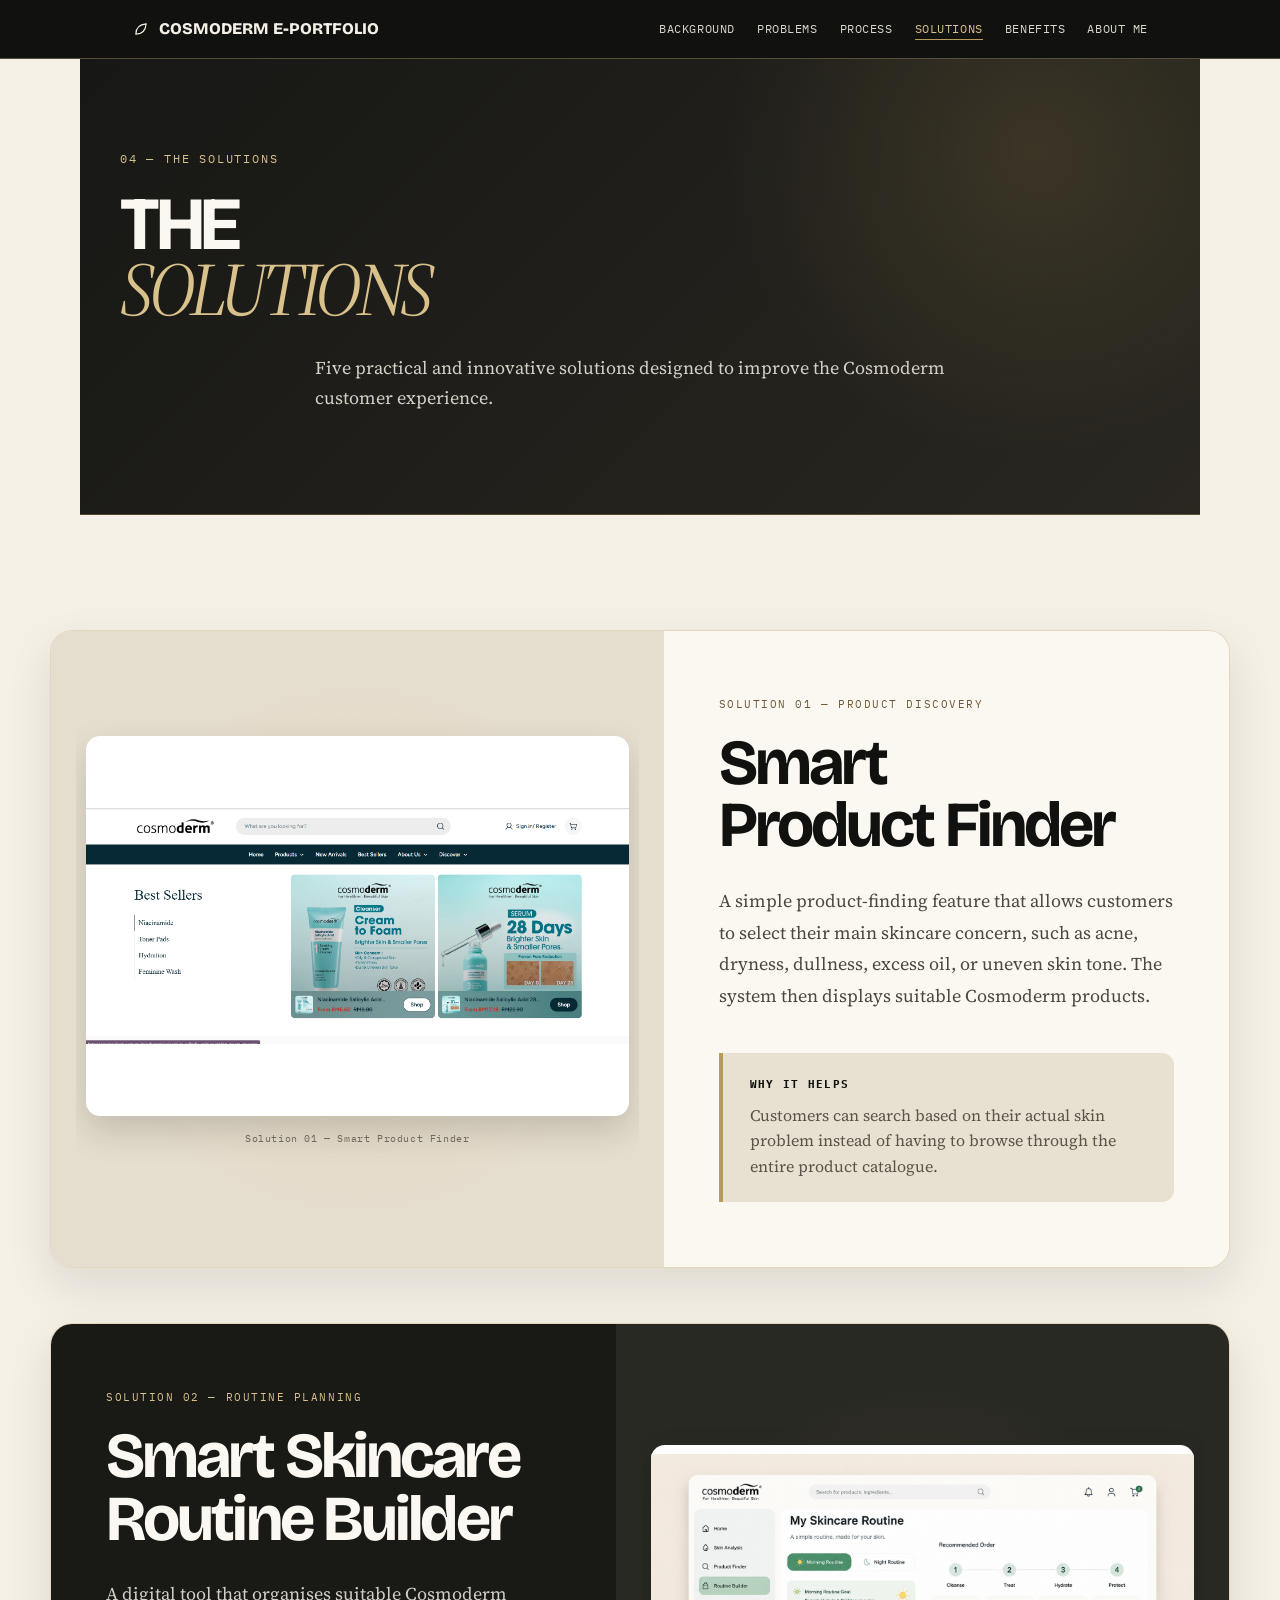
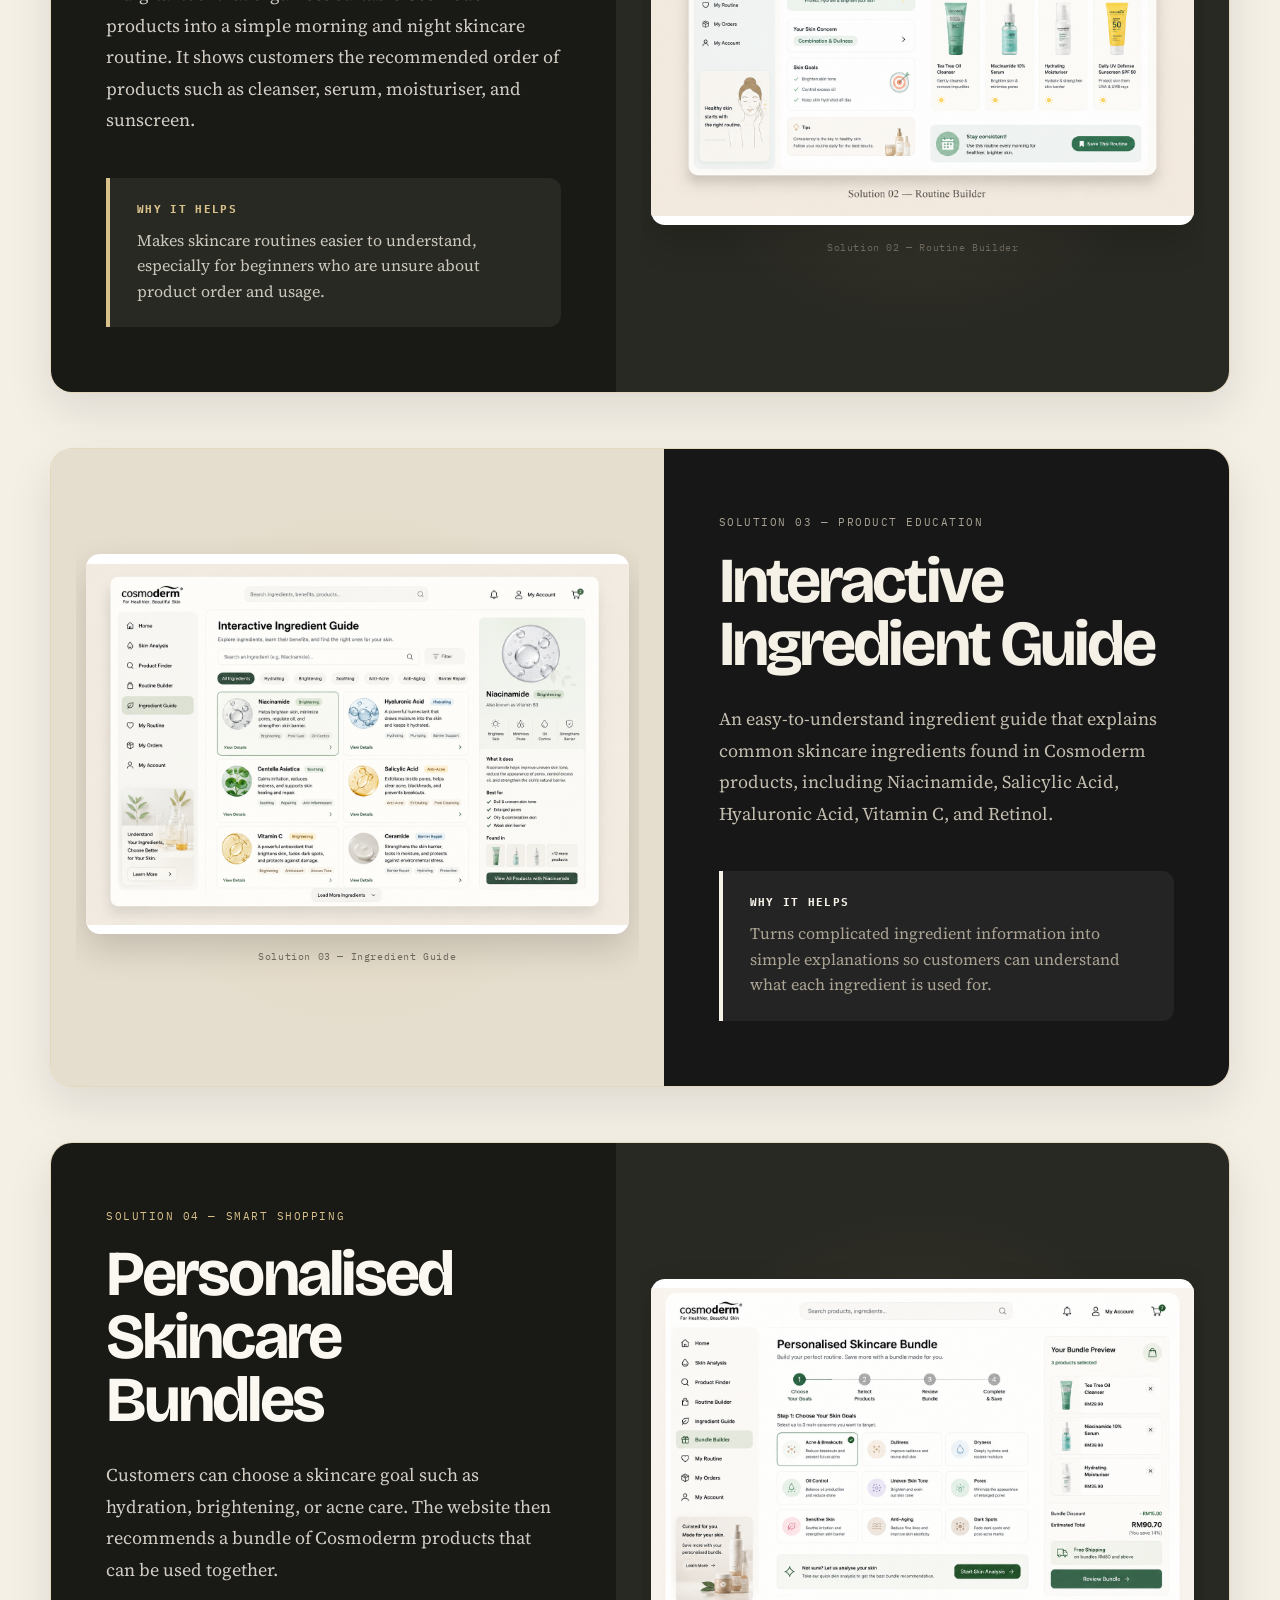
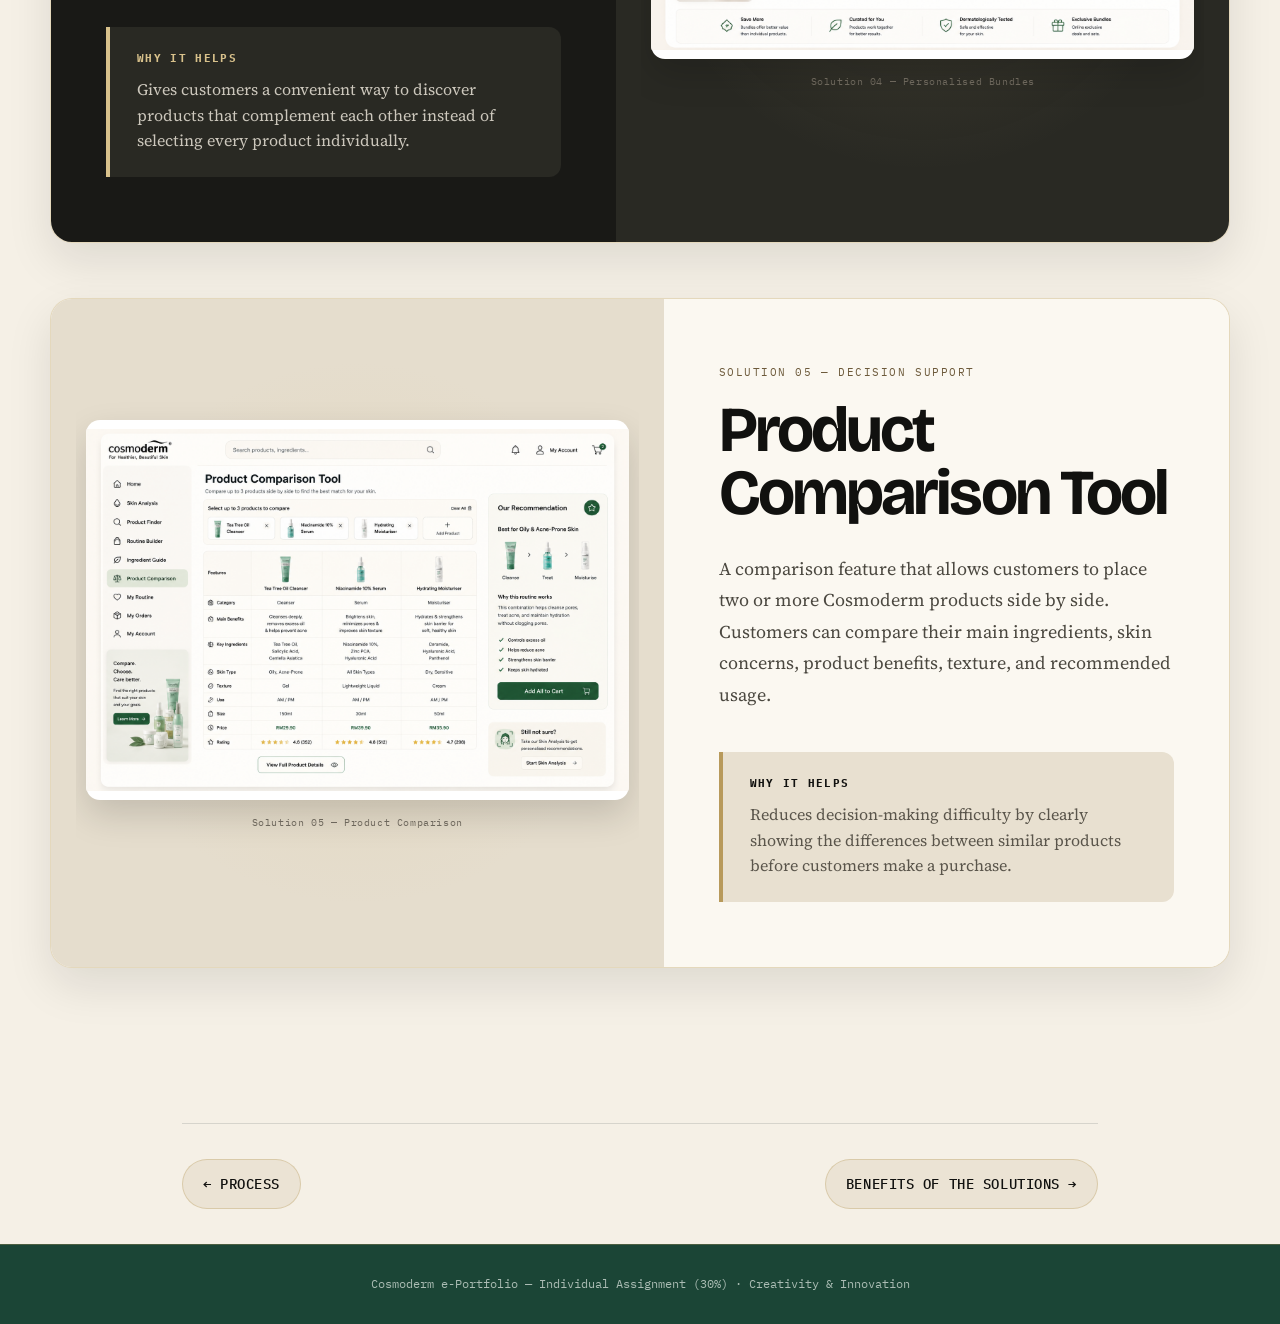
<file: solutions.html>
<!doctype html>
<html lang="en">
  <head>
    <meta charset="UTF-8" />

    <meta name="viewport" content="width=device-width, initial-scale=1.0" />

    <title>The Solutions — Cosmoderm e-Portfolio</title>

    <link rel="preconnect" href="https://fonts.googleapis.com" />
    <link rel="preconnect" href="https://fonts.gstatic.com" crossorigin />

    <link
      href="https://fonts.googleapis.com/css2?family=Bricolage+Grotesque:wght@400;500;600;700;800&family=Source+Serif+4:wght@400;500;600&family=IBM+Plex+Mono:wght@400;500&display=swap"
      rel="stylesheet"
    />

    <link rel="stylesheet" href="styles.css">

    

  <body>
    <!-- =========================================
       NAVIGATION
       ========================================= -->

    <nav class="site-nav">
      <div class="nav-inner">
        <a href="index.html" class="logo">
          <svg
            viewBox="0 0 28 28"
            fill="none"
            stroke="currentColor"
            stroke-width="1.8"
          >
            <path d="M6 22c0-9 5-15 16-16-1 11-7 16-16 16z" />
          </svg>

          COSMODERM E-PORTFOLIO
        </a>

        <ul class="nav-links">
          <li>
            <a href="background.html"> Background </a>
          </li>

          <li>
            <a href="problems.html"> Problems </a>
          </li>

          <li>
            <a href="process.html"> Process </a>
          </li>

          <li>
            <a href="solutions.html" class="active"> Solutions </a>
          </li>

          <li>
            <a href="benefits.html"> Benefits </a>
          </li>

          <li>
            <a href="conclusion.html"> About Me </a>
          </li>
        </ul>
      </div>
    </nav>

    <!-- =========================================
       SOLUTIONS PAGE
       ========================================= -->

    <div class="solutions-page">
      <!-- HERO -->

      <header class="solutions-hero">
        <div class="solutions-hero-inner">
          <span class="solutions-kicker"> 04 — THE SOLUTIONS </span>

          <h1>
            THE<br />
            <span>SOLUTIONS</span>
          </h1>

          <p>
            Five practical and innovative solutions designed to improve the
            Cosmoderm customer experience.
          </p>
        </div>
      </header>
      </style>

      <!-- =========================================
         SOLUTION 01
         ========================================= -->

      <main class="solutions-list">
        <section class="solution-box">
          <div class="solution-photo">
            <div class="photo-placeholder">
              <div class="photo-plus">+</div>

              <strong>
                <img
                  src="bravoz.png"
                  alt="Solution 01 — Smart Product Finder"
                />
              </strong>

              <small> Solution 01 — Smart Product Finder </small>
            </div>
          </div>

          <div class="solution-info">
            <span class="solution-label">
              SOLUTION 01 — PRODUCT DISCOVERY
            </span>

            <h2>
              Smart<br />
              Product Finder
            </h2>

            <p>
              A simple product-finding feature that allows customers to select
              their main skincare concern, such as acne, dryness, dullness,
              excess oil, or uneven skin tone. The system then displays suitable
              Cosmoderm products.
            </p>

            <div class="why-box">
              <strong> WHY IT HELPS </strong>

              <span>
                Customers can search based on their actual skin problem instead
                of having to browse through the entire product catalogue.
              </span>
            </div>
          </div>
        </section>

        <!-- =========================================
           SOLUTION 02
           ========================================= -->

        <section class="solution-box reverse">
          <div class="solution-photo">
            <div class="photo-placeholder">
              <div class="photo-plus">+</div>

              <strong> <img src="bravo2.png" alt="Solution 02 — Routine Builder"> </strong>

              <small> Solution 02 — Routine Builder </small>
            </div>
          </div>

          <div class="solution-info">
            <span class="solution-label"> SOLUTION 02 — ROUTINE PLANNING </span>

            <h2>
              Smart Skincare<br />
              Routine Builder
            </h2>

            <p>
              A digital tool that organises suitable Cosmoderm products into a
              simple morning and night skincare routine. It shows customers the
              recommended order of products such as cleanser, serum,
              moisturiser, and sunscreen.
            </p>

            <div class="why-box">
              <strong> WHY IT HELPS </strong>

              <span>
                Makes skincare routines easier to understand, especially for
                beginners who are unsure about product order and usage.
              </span>
            </div>
          </div>
        </section>

        <!-- =========================================
           SOLUTION 03
           ========================================= -->

        <section class="solution-box">
          <div class="solution-photo">
            <div class="photo-placeholder">
              <div class="photo-plus">+</div>

              <strong><img src="bravo3.png"> </strong>

              <small> Solution 03 — Ingredient Guide </small>
            </div>
          </div>

          <div class="solution-info">
            <span class="solution-label">
              SOLUTION 03 — PRODUCT EDUCATION
            </span>

            <h2>
              Interactive<br />
              Ingredient Guide
            </h2>

            <p>
              An easy-to-understand ingredient guide that explains common
              skincare ingredients found in Cosmoderm products, including
              Niacinamide, Salicylic Acid, Hyaluronic Acid, Vitamin C, and
              Retinol.
            </p>

            <div class="why-box">
              <strong> WHY IT HELPS </strong>

              <span>
                Turns complicated ingredient information into simple
                explanations so customers can understand what each ingredient is
                used for.
              </span>
            </div>
          </div>
        </section>

        <!-- =========================================
           SOLUTION 04
           ========================================= -->

        <section class="solution-box reverse">
          <div class="solution-photo">
            <div class="photo-placeholder">
              <div class="photo-plus">+</div>

              <strong> <img src="bravo4.png"> </strong>

              <small> Solution 04 — Personalised Bundles </small>
            </div>
          </div>

          <div class="solution-info">
            <span class="solution-label"> SOLUTION 04 — SMART SHOPPING </span>

            <h2>
              Personalised<br />
              Skincare Bundles
            </h2>

            <p>
              Customers can choose a skincare goal such as hydration,
              brightening, or acne care. The website then recommends a bundle of
              Cosmoderm products that can be used together.
            </p>

            <div class="why-box">
              <strong> WHY IT HELPS </strong>

              <span>
                Gives customers a convenient way to discover products that
                complement each other instead of selecting every product
                individually.
              </span>
            </div>
          </div>
        </section>

        


        <section class="solution-box">
          <div class="solution-photo">
            <div class="photo-placeholder">
              <div class="photo-plus">+</div>

              <strong> <img src="bravo5.png" alt="Solution 05 — Product Comparison"> </strong>

              <small> Solution 05 — Product Comparison </small>
            </div>
          </div>

          <div class="solution-info">
            <span class="solution-label"> SOLUTION 05 — DECISION SUPPORT </span>

            <h2>
              Product<br />
              Comparison Tool
            </h2>

            <p>
              A comparison feature that allows customers to place two or more
              Cosmoderm products side by side. Customers can compare their main
              ingredients, skin concerns, product benefits, texture, and
              recommended usage.
            </p>

            <div class="why-box">
              <strong> WHY IT HELPS </strong>

              <span>
                Reduces decision-making difficulty by clearly showing the
                differences between similar products before customers make a
                purchase.
              </span>
            </div>
          </div>
        </section>
      </main>

      <!-- =========================================
         PAGE NAVIGATION
         ========================================= -->

      <div class="wrap">
        <div class="page-nav">
          <a href="process.html" class="page-nav-link"> ← Process </a>

          <a href="benefits.html" class="page-nav-link">
            Benefits of the Solutions →
          </a>
        </div>
      </div>
    </div>

    <!-- FOOTER -->

    <footer class="site-footer">
      Cosmoderm e-Portfolio — Individual Assignment (30%) · Creativity &amp;
      Innovation
    </footer>
    
  </body>
</html>
</file>
<file: styles.css>
/* ===== COSMODERM E-PORTFOLIO — SHARED STYLES ===== */

* {
  margin: 0;
  padding: 0;
  box-sizing: border-box;
}

:root {
  --bg: #fbfaf4;
  --surface: #e8f0e9;
  --surface-2: #f2f6f1;
  --ink: #16302a;
  --ink-soft: #4a6059;
  --leaf: #2c5f4c;
  --leaf-dark: #1b4536;
  --gold: #d99a3d;
  --coral: #e8664f;
  --line: rgba(22, 48, 42, 0.14);
  --shadow: 0 20px 40px -24px rgba(22, 48, 42, 0.35);
  --radius: 18px;
  --font-display: "Bricolage Grotesque", system-ui, sans-serif;
  --font-body: "Source Serif 4", Georgia, serif;
  --font-mono: "IBM Plex Mono", "Courier New", monospace;
}

html {
  scroll-behavior: smooth;
}
@media (prefers-reduced-motion: reduce) {
  html {
    scroll-behavior: auto;
  }
  * {
    animation-duration: 0.01ms !important;
    transition-duration: 0.01ms !important;
  }
}

body {
  background: var(--bg);
  color: var(--ink);
  font-family: var(--font-body);
  line-height: 1.6;
  -webkit-font-smoothing: antialiased;
}
a {
  color: inherit;
}
button {
  font-family: inherit;
  cursor: pointer;
}
:focus-visible {
  outline: 2.5px solid var(--gold);
  outline-offset: 3px;
}
img {
  max-width: 100%;
  display: block;
}

.wrap {
  max-width: 980px;
  margin: 0 auto;
  padding: 0 32px;
}

/* NAV */
.site-nav {
  position: sticky;
  top: 0;
  z-index: 50;
  background: rgba(251, 250, 244, 0.92);
  backdrop-filter: blur(10px);
  border-bottom: 1px solid var(--line);
}
.nav-inner {
  display: flex;
  align-items: center;
  justify-content: space-between;
  padding: 16px 32px;
  max-width: 1080px;
  margin: 0 auto;
  flex-wrap: wrap;
  gap: 12px;
}
.logo {
  display: flex;
  align-items: center;
  gap: 9px;
  font-family: var(--font-display);
  font-weight: 800;
  font-size: 1.02rem;
  color: var(--leaf-dark);
  text-decoration: none;
}
.logo svg {
  width: 18px;
  height: 18px;
}
.nav-links {
  display: flex;
  gap: 22px;
  list-style: none;
  font-family: var(--font-mono);
  font-size: 0.72rem;
  text-transform: uppercase;
  letter-spacing: 0.05em;
  flex-wrap: wrap;
}
.nav-links a {
  text-decoration: none;
  color: var(--ink-soft);
  border-bottom: 1px solid transparent;
  padding-bottom: 3px;
  transition:
    color 0.2s,
    border-color 0.2s;
}
.nav-links a:hover,
.nav-links a.active {
  color: var(--leaf-dark);
  border-color: var(--gold);
}

/* PAGE HEAD */
.page-head {
  padding: 56px 0 40px;
  border-bottom: 1px solid var(--line);
}
.kicker {
  font-family: var(--font-mono);
  font-size: 0.78rem;
  text-transform: uppercase;
  letter-spacing: 0.12em;
  color: var(--leaf);
  display: flex;
  align-items: center;
  gap: 10px;
  margin-bottom: 16px;
}
.kicker::before {
  content: "";
  width: 22px;
  height: 1px;
  background: var(--gold);
}
.page-head h1 {
  font-family: var(--font-display);
  font-weight: 800;
  font-size: clamp(1.9rem, 4vw, 2.7rem);
  line-height: 1.12;
  letter-spacing: -0.01em;
  max-width: 20ch;
}
.page-head .dek {
  font-size: 1.05rem;
  color: var(--ink-soft);
  max-width: 60ch;
  margin-top: 16px;
}

/* PROSE */
.content {
  padding: 46px 0 20px;
}
.content section {
  margin-bottom: 44px;
}
.content h2 {
  font-family: var(--font-display);
  font-weight: 700;
  font-size: 1.35rem;
  margin-bottom: 14px;
  color: var(--leaf-dark);
}
.content h3 {
  font-family: var(--font-display);
  font-weight: 700;
  font-size: 1.05rem;
  margin-bottom: 8px;
}
.content p {
  max-width: 68ch;
  margin-bottom: 14px;
  color: var(--ink);
}
.content p.lead {
  font-size: 1.08rem;
  color: var(--ink-soft);
  max-width: 62ch;
}
.content ul {
  margin: 0 0 14px 22px;
  max-width: 64ch;
}
.content li {
  margin-bottom: 6px;
}

/* STAT ROW */
.stat-row {
  display: grid;
  grid-template-columns: repeat(3, 1fr);
  gap: 16px;
  margin: 28px 0;
}
.stat-card {
  background: var(--surface-2);
  border: 1px solid var(--line);
  border-radius: var(--radius);
  padding: 20px;
}
.stat-card .num {
  font-family: var(--font-display);
  font-weight: 800;
  font-size: 1.7rem;
  color: var(--leaf);
}
.stat-card .lbl {
  font-family: var(--font-mono);
  font-size: 0.72rem;
  text-transform: uppercase;
  letter-spacing: 0.05em;
  color: var(--ink-soft);
  margin-top: 4px;
}

/* TRUST GRID (background page) */
.trust-grid-mini {
  display: grid;
  grid-template-columns: repeat(2, 1fr);
  gap: 18px;
  margin: 20px 0;
}
.trust-item-mini {
  display: flex;
  gap: 12px;
  align-items: flex-start;
  background: var(--surface);
  border-radius: var(--radius);
  padding: 16px 18px;
}
.trust-item-mini svg {
  width: 22px;
  height: 22px;
  flex-shrink: 0;
  color: var(--leaf);
  margin-top: 2px;
}
.trust-item-mini h4 {
  font-family: var(--font-display);
  font-size: 0.92rem;
  font-weight: 700;
  margin-bottom: 3px;
}
.trust-item-mini p {
  font-size: 0.83rem;
  color: var(--ink-soft);
  margin: 0;
}

/* NUMBERED PROBLEM / SOLUTION CARDS */
.item-card {
  background: var(--surface-2);
  border: 1px solid var(--line);
  border-radius: var(--radius);
  padding: 26px 26px 24px;
  margin-bottom: 20px;
  position: relative;
}
.item-card .tag-num {
  font-family: var(--font-mono);
  font-size: 0.72rem;
  color: var(--gold);
  text-transform: uppercase;
  letter-spacing: 0.06em;
  margin-bottom: 8px;
  display: block;
}
.item-card h3 {
  font-family: var(--font-display);
  font-size: 1.15rem;
  font-weight: 700;
  margin-bottom: 10px;
}
.item-card p {
  color: var(--ink-soft);
  max-width: 66ch;
}
.item-card .why {
  margin-top: 14px;
  padding-top: 14px;
  border-top: 1px dashed var(--line);
  font-size: 0.92rem;
}
.item-card .why strong {
  color: var(--leaf-dark);
  font-family: var(--font-display);
}

/* FLOW DIAGRAM */
.flow {
  display: flex;
  align-items: center;
  flex-wrap: wrap;
  gap: 6px;
  margin: 30px 0;
}
.flow-step {
  background: var(--leaf-dark);
  color: var(--bg);
  font-family: var(--font-mono);
  font-size: 0.78rem;
  text-transform: uppercase;
  letter-spacing: 0.03em;
  padding: 12px 18px;
  border-radius: 999px;
}
.flow-arrow {
  color: var(--gold);
  font-size: 1.1rem;
}

/* MEDIA SLOT */
.media-slot {
  border: 2px dashed var(--line);
  border-radius: var(--radius);
  padding: 40px 24px;
  text-align: center;
  color: var(--ink-soft);
  background: var(--surface-2);
  margin: 24px 0;
}
.media-slot svg {
  width: 30px;
  height: 30px;
  margin: 0 auto 10px;
  color: var(--leaf);
  display: block;
}
.media-slot p {
  font-family: var(--font-mono);
  font-size: 0.76rem;
  text-transform: uppercase;
  letter-spacing: 0.04em;
  margin: 0;
}
.media-slot.video {
  border-color: var(--coral);
}
.media-slot.video svg {
  color: var(--coral);
}

/* DEMO EMBED */
.demo-embed {
  border-radius: var(--radius);
  overflow: hidden;
  border: 1px solid var(--line);
  box-shadow: var(--shadow);
  margin: 20px 0;
}
.demo-embed iframe {
  width: 100%;
  height: 560px;
  border: none;
  display: block;
}
.demo-link {
  display: inline-flex;
  align-items: center;
  gap: 8px;
  font-family: var(--font-mono);
  font-size: 0.8rem;
  text-transform: uppercase;
  letter-spacing: 0.04em;
  color: var(--leaf-dark);
  text-decoration: none;
  border-bottom: 1px solid var(--gold);
  padding-bottom: 2px;
  margin-top: 8px;
}

/* BENEFITS TWO-COL */
.benefit-cols {
  display: grid;
  grid-template-columns: 1fr 1fr;
  gap: 24px;
  margin: 10px 0 30px;
}
.benefit-col {
  background: var(--surface-2);
  border: 1px solid var(--line);
  border-radius: var(--radius);
  padding: 24px;
}
.benefit-col h3 {
  font-family: var(--font-display);
  color: var(--leaf-dark);
  margin-bottom: 12px;
}
.benefit-col ul {
  margin-left: 18px;
}
.benefit-col li {
  margin-bottom: 10px;
  color: var(--ink-soft);
}

/* SUMMARY TABLE */
.summary-table {
  width: 100%;
  border-collapse: collapse;
  margin: 20px 0 30px;
  font-size: 0.92rem;
}
.summary-table th {
  font-family: var(--font-mono);
  font-size: 0.7rem;
  text-transform: uppercase;
  letter-spacing: 0.04em;
  text-align: left;
  padding: 10px 14px;
  background: var(--leaf-dark);
  color: var(--bg);
}
.summary-table td {
  padding: 12px 14px;
  border-bottom: 1px solid var(--line);
  vertical-align: top;
  color: var(--ink-soft);
}
.summary-table tr:nth-child(even) td {
  background: var(--surface-2);
}

/* PULL QUOTE (conclusion) */
.pull-quote {
  font-family: var(--font-display);
  font-size: 1.3rem;
  font-weight: 600;
  color: var(--leaf-dark);
  border-left: 3px solid var(--gold);
  padding-left: 20px;
  max-width: 56ch;
  margin: 24px 0;
  line-height: 1.4;
}

/* PAGE PREV/NEXT NAV */
.page-nav {
  display: flex;
  justify-content: space-between;
  align-items: center;
  padding: 30px 0 60px;
  border-top: 1px solid var(--line);
  margin-top: 30px;
  flex-wrap: wrap;
  gap: 12px;
}
.page-nav-link {
  font-family: var(--font-mono);
  font-size: 0.82rem;
  text-transform: uppercase;
  letter-spacing: 0.04em;
  text-decoration: none;
  color: var(--leaf-dark);
  background: var(--surface-2);
  border: 1px solid var(--line);
  border-radius: 999px;
  padding: 10px 20px;
  transition: background 0.2s;
}
.page-nav-link:hover {
  background: var(--surface);
}

/* AWARD BADGES (reused) */
.badge {
  display: inline-block;
  font-family: var(--font-mono);
  font-size: 0.64rem;
  text-transform: uppercase;
  letter-spacing: 0.05em;
  color: var(--gold);
  border: 1px solid var(--gold);
  border-radius: 999px;
  padding: 3px 9px;
  margin-bottom: 10px;
}

/* COVER PAGE SPECIFIC */
.cover-hero {
  padding: 90px 0 70px;
  text-align: center;
}
.cover-hero .kicker {
  justify-content: center;
}
.cover-hero .kicker::before {
  display: none;
}
.cover-hero h1 {
  font-family: var(--font-display);
  font-weight: 800;
  font-size: clamp(2rem, 5vw, 3.1rem);
  line-height: 1.12;
  max-width: 20ch;
  margin: 0 auto 18px;
}
.cover-hero p.dek {
  max-width: 56ch;
  margin: 0 auto 40px;
  color: var(--ink-soft);
  font-size: 1.08rem;
}
.student-card {
  max-width: 460px;
  margin: 0 auto 40px;
  background: var(--surface-2);
  border: 1px solid var(--line);
  border-radius: var(--radius);
  padding: 26px 30px;
  text-align: left;
}
.student-card .row {
  display: flex;
  justify-content: space-between;
  padding: 8px 0;
  border-bottom: 1px dashed var(--line);
  font-size: 0.92rem;
}
.student-card .row:last-child {
  border-bottom: none;
}
.student-card .row .lbl {
  font-family: var(--font-mono);
  font-size: 0.72rem;
  text-transform: uppercase;
  color: var(--ink-soft);
}
.student-card .row .val {
  font-weight: 600;
  color: var(--leaf-dark);
}
.cta-btn {
  display: inline-flex;
  align-items: center;
  gap: 8px;
  background: var(--leaf-dark);
  color: var(--bg);
  font-family: var(--font-body);
  font-size: 1rem;
  padding: 14px 30px;
  border-radius: 999px;
  text-decoration: none;
  transition: background 0.2s;
}
.cta-btn:hover {
  background: var(--leaf);
}

/* FOOTER */
footer.site-footer {
  background: var(--leaf-dark);
  color: rgba(232, 240, 233, 0.7);
  padding: 30px 0;
  text-align: center;
  font-family: var(--font-mono);
  font-size: 0.74rem;
}

@media (max-width: 720px) {
  .nav-links {
    display: none;
  }
  .benefit-cols,
  .stat-row,
  .trust-grid-mini {
    grid-template-columns: 1fr;
  }
  .wrap {
    padding: 0 20px;
  }
}

soluction section 

<style>
      /* =========================================
       COSMODERM SOLUTIONS
       BLACK + CREAM THEME
       ========================================= */

      .solutions-page {
  background:;
  min-height: 100vh;
  padding-bottom: 70px;
}

/* =========================================
       HERO
       ========================================= */

.solutions-hero {
  width: calc(100% - 40px);
  max-width: 1120px;

  margin: 0 auto 45px;

  background:;

  color:;
}

.solutions-hero-inner {
  padding: 75px 40px;

  text-align: c/* ================================
   PRODUCT CATEGORY IMAGE
================================ */

.product-category-image {
    width: 100%;
    margin: 0 auto 48px;
    text-align: center;
  }

  .image-frame {
    width: 100%;
    max-width: 1000px;
    margin: 0 auto;
    padding: 18px;

    background: #ffffff;
    border: 1px solid rgba(20, 40, 60, 0.08);
    border-radius: 18px;

    box-shadow: 0 12px 35px rgba(20, 40, 60, 0.08);

    overflow: hidden;
  }

  .image-frame img {
    width: 100%;
    height: auto;
    display: block;

    object-fit: contain;
    border-radius: 10px;
  }

  .image-caption {
    margin-top: 12px;

    font-family: "IBM Plex Mono", monospace;
    font-size: 12px;
    letter-spacing: 0.04em;
    color: #6b7280;
  }
}

.solutions-kicker {
  display: block;

  margin-bottom: 18px;

  font-family: "IBM Plex Mono", monospace;

  font-size: 11px;

  letter-spacing: 2px;

  color: #aaa394;
}

.solutions-hero h1 {
  margin: 0;

  font-family: "Bricolage Grotesque", sans-serif;

  font-size: clamp(55px, 8vw, 90px);

  line-height: 0.88;

  letter-spacing: -4px;

  color: #f5f1e7;
}

.solutions-hero h1 span {
  font-family: "Source Serif 4", serif;

  font-weight: 400;

  font-style: italic;

  color: #aaa394;
}

.solutions-hero p {
  max-width: 650px;

  margin: 30px auto 0;

  font-family: "Source Serif 4", serif;

  font-size: 17px;

  line-height: 1.7;

  color: #c3bdaf;
}

/* =========================================
       SOLUTIONS LIST
       ========================================= */

.solutions-list {
  width: calc(100% - 40px);

  max-width: 1120px;

  margin: 0 auto;
}

/* =========================================
       SOLUTION CARD
       ========================================= */

.solution-box {
  display: grid;

  grid-template-columns: 52% 48%;

  min-height: 440px;

  margin-bottom: 28px;

  overflow: hidden;

  background: #e8e2d4;

  border: 1px solid #cec7b8;

  border-radius: 8px;

  box-shadow: 0 8px 25px rgba(0, 0, 0, 0.06);

  transition: 0.25s ease;
}

.solution-box:hover {
  transform: translateY(-4px);

  box-shadow: 0 16px 35px rgba(0, 0, 0, 0.12);
}

/* =========================================
       ALTERNATE LAYOUT
       ========================================= */

.solution-box.reverse {
  grid-template-columns: 48% 52%;
}

.solution-box.reverse .solution-photo {
  order: 2;
}

.solution-box.reverse .solution-info {
  order: 1;
}

/* =========================================
       IMAGE AREA
       ========================================= */

.solution-photo {
  padding: 30px;

  display: flex;

  align-items: center;

  justify-content: center;

  background: #ddd6c7;
}

.photo-placeholder {
  width: 100%;

  min-height: 380px;

  display: flex;

  flex-direction: column;

  align-items: center;

  justify-content: center;

  text-align: center;

  border: 2px dashed #858073;

  border-radius: 16px;

  background: rgba(245, 241, 231, 0.55);
}

.photo-plus {
  width: 58px;

  height: 58px;

  display: flex;

  align-items: center;

  justify-content: center;

  margin-bottom: 16px;

  border-radius: 50%;

  background: #171717;

  color: #f5f1e7;

  font-size: 30px;
}

.photo-placeholder strong {
  font-family: "Bricolage Grotesque", sans-serif;

  font-size: 16px;

  color: #292723;
}

.photo-placeholder small {
  margin-top: 8px;

  font-family: "IBM Plex Mono", monospace;

  font-size: 9px;

  color: #777165;
}

/* =========================================
       IMAGE AFTER YOU ADD IT
       ========================================= */

.photo-placeholder img {
  width: 100%;

  min-height: 380px;

  object-fit: cover;

  border-radius: 12px;

  display: block;
}

/* =========================================
       TEXT
       ========================================= */

.solution-info {
  padding: 55px 50px;

  display: flex;

  flex-direction: column;

  justify-content: center;

  background: #f5f1e7;
}

.solution-label {
  display: block;

  margin-bottom: 15px;

  font-family: "IBM Plex Mono", monospace;

  font-size: 10px;

  letter-spacing: 2px;

  color: #777165;
}

.solution-info h2 {
  margin: 0 0 22px;

  font-family: "Bricolage Grotesque", sans-serif;

  font-size: clamp(32px, 4vw, 48px);

  line-height: 0.98;

  letter-spacing: -1.5px;

  color: #171717;
}

.solution-info p {
  max-width: 520px;

  margin: 0;

  font-family: "Source Serif 4", serif;

  font-size: 16px;

  line-height: 1.75;

  color: #555149;
}

/* =========================================
       WHY IT HELPS
       ========================================= */

.why-box {
  margin-top: 30px;

  padding: 18px 20px;

  border-left: 4px solid #171717;

  background: #e8e2d4;
}

.why-box strong {
  display: block;

  margin-bottom: 6px;

  font-family: "IBM Plex Mono", monospace;

  font-size: 10px;

  letter-spacing: 1.5px;

  color: #171717;
}

.why-box span {
  display: block;

  font-family: "Source Serif 4", serif;

  font-size: 14px;

  line-height: 1.6;

  color: #625d54;
}

/* =========================================
       DARK FEATURE — SOLUTION 03
       ========================================= */

.solution-box:nth-child(3) .solution-info {
  background: #171717;
}

.solution-box:nth-child(3) .solution-label {
  color: #aaa394;
}

.solution-box:nth-child(3) .solution-info h2 {
  color: #f5f1e7;
}

.solution-box:nth-child(3) .solution-info p {
  color: #c3bdaf;
}

.solution-box:nth-child(3) .why-box {
  background: #242424;

  border-left-color: #f5f1e7;
}

.solution-box:nth-child(3) .why-box strong {
  color: #f5f1e7;
}

.solution-box:nth-child(3) .why-box span {
  color: #aaa394;
}

/* =========================================
       MOBILE
       ========================================= */

@media (max-width: 800px) {
  .solutions-hero {
    width: calc(100% - 30px);
  }

  .solutions-hero-inner {
    padding: 55px 25px;
  }

  .solutions-hero h1 {
    font-size: 58px;
  }

  .solutions-list {
    width: calc(100% - 30px);
  }

  .solution-box,
  .solution-box.reverse {
    display: flex;

    flex-direction: column;
  }

  .solution-box.reverse .solution-photo,
  .solution-box.reverse .solution-info {
    order: unset;
  }

  .solution-photo {
    padding: 25px;
  }

  .photo-placeholder {
    min-height: 270px;
  }

  .solution-info {
    padding: 40px 28px;
  }

  .solution-info h2 {
    font-size: 36px;
  }
}
</style>
  </head>
  /* =========================================
   COSMODERM E-PORTFOLIO
   BLACK + CREAM + GOLD THEME
========================================= */

:root {
  --cream: #f5f0e6;
  --cream-light: #fbf8f1;
  --black: #11110f;
  --dark: #191916;
  --gold: #b89a5b;
  --gold-light: #d8c18b;
  --brown: #6d5a3b;
  --muted: #77736a;
  --white: #fffdf8;
}

/* =========================================
   BODY
========================================= */

body {
  background: var(--cream);
  color: var(--black);
}

/* =========================================
   NAVIGATION
========================================= */

.site-nav {
  background: var(--black);
  border-bottom: 1px solid rgba(216, 193, 139, 0.35);
}

.logo {
  color: var(--cream);
}

.nav-links a {
  color: #d9d5cb;
  transition: 0.25s ease;
}

.nav-links a:hover,
.nav-links a.active {
  color: var(--gold-light);
}

/* =========================================
   PAGE HEADER
========================================= */

.page-head {
  background:
    radial-gradient(
      circle at 85% 20%,
      rgba(184, 154, 91, 0.18),
      transparent 28%
    ),
    linear-gradient(135deg, #171715 0%, #25241f 55%, #332d22 100%);

  color: var(--cream);
  border-bottom: 1px solid rgba(184, 154, 91, 0.35);
}

.page-head .kicker {
  color: var(--gold-light);
  font-family: "IBM Plex Mono", monospace;
  letter-spacing: 0.08em;
}

.page-head h1 {
  color: #fffdf7;
}

.page-head .dek {
  color: #d8d3c8;
  max-width: 760px;
}

/* =========================================
   MAIN CONTENT
========================================= */

.content {
  background: var(--cream);
}

.content .wrap {
  max-width: 1100px;
}

.content section {
  position: relative;
  margin-bottom: 85px;
}

.content section h2 {
  position: relative;
  display: inline-block;

  color: var(--black);
  font-weight: 700;

  margin-bottom: 22px;
}

.content section h2::after {
  content: "";

  position: absolute;
  left: 0;
  bottom: -9px;

  width: 48px;
  height: 3px;

  background: var(--gold);
  border-radius: 10px;
}

.content section p {
  color: #48463f;
  line-height: 1.8;
}

.content section .lead {
  color: #292821;
}

/* =========================================
   WEBSITE IMAGE
========================================= */

.media-slot {
  position: relative;

  margin: 42px auto 0;
  padding: 22px;

  max-width: 1050px;

  background: #e9e2d4;

  border: 1px solid rgba(184, 154, 91, 0.35);
  border-radius: 24px;

  box-shadow:
    0 18px 50px rgba(17, 17, 15, 0.12),
    inset 0 0 0 1px rgba(255, 255, 255, 0.35);

  overflow: hidden;
}

.media-slot::before {
  content: "COSMODERM OFFICIAL WEBSITE";

  display: block;

  margin-bottom: 15px;

  color: var(--brown);

  font-family: "IBM Plex Mono", monospace;
  font-size: 11px;
  font-weight: 500;

  letter-spacing: 0.1em;
}

.media-slot img {
  display: block;

  width: 100%;
  height: auto;

  object-fit: contain;

  background: #ffffff;

  border-radius: 12px;

  box-shadow: 0 8px 25px rgba(0, 0, 0, 0.08);
}

/* =========================================
   PRODUCT RANGE / STATISTICS
========================================= */

.stat-row {
  display: grid;

  grid-template-columns: repeat(3, 1fr);

  gap: 20px;

  margin: 38px 0;
}

.stat-card {
  position: relative;

  padding: 30px 25px;

  background: var(--white);

  border: 1px solid rgba(184, 154, 91, 0.35);

  border-radius: 18px;

  box-shadow: 0 8px 25px rgba(30, 28, 22, 0.06);

  transition:
    transform 0.25s ease,
    box-shadow 0.25s ease;
}

.stat-card:hover {
  transform: translateY(-5px);

  box-shadow: 0 16px 35px rgba(30, 28, 22, 0.12);
}

.stat-card::before {
  content: "";

  position: absolute;

  top: 0;
  left: 0;

  width: 100%;
  height: 4px;

  background: var(--gold);

  border-radius: 18px 18px 0 0;
}

.stat-card .num {
  color: var(--black);

  font-family: "Bricolage Grotesque", sans-serif;

  font-size: 42px;
  font-weight: 800;

  margin-bottom: 7px;
}

.stat-card .lbl {
  color: var(--brown);

  font-family: "IBM Plex Mono", monospace;

  font-size: 12px;

  text-transform: uppercase;

  letter-spacing: 0.06em;
}

/* =========================================
   TRUST / SAFETY
========================================= */

.trust-grid-mini {
  display: grid;

  grid-template-columns: repeat(2, 1fr);

  gap: 18px;

  margin-top: 35px;
}

.trust-item-mini {
  display: flex;

  align-items: flex-start;

  gap: 18px;

  padding: 25px;

  background: #eee7d9;

  border: 1px solid rgba(184, 154, 91, 0.28);

  border-radius: 18px;

  transition:
    background 0.25s ease,
    transform 0.25s ease;
}

.trust-item-mini:hover {
  background: #e8dfce;

  transform: translateY(-3px);
}

.trust-item-mini svg {
  flex: 0 0 auto;

  width: 32px;
  height: 32px;

  color: var(--gold);

  margin-top: 2px;
}

.trust-item-mini h4 {
  margin: 0 0 7px;

  color: var(--black);

  font-size: 16px;
}

.trust-item-mini p {
  margin: 0;

  color: #68645b;

  font-size: 14px;

  line-height: 1.55;
}

/* =========================================
   RECOGNITION
========================================= */

.content section:last-child {
  padding: 35px;

  background: var(--dark);

  border-radius: 22px;

  border: 1px solid rgba(184, 154, 91, 0.35);

  box-shadow: 0 15px 40px rgba(0, 0, 0, 0.1);
}

.content section:last-child h2 {
  color: var(--cream);
}

.content section:last-child p {
  color: #d6d1c6;
}

.content section:last-child h2::after {
  background: var(--gold-light);
}

.content section:last-child a {
  color: var(--gold-light) !important;

  border-bottom-color: var(--gold-light) !important;
}

/* =========================================
   PAGE NAVIGATION
========================================= */

.page-nav {
  display: flex;

  justify-content: space-between;

  gap: 20px;

  padding: 28px 0;
}

.page-nav-link {
  display: inline-flex;

  align-items: center;

  padding: 12px 18px;

  color: var(--black);

  background: #ebe3d4;

  border: 1px solid rgba(184, 154, 91, 0.3);

  border-radius: 999px;

  text-decoration: none;

  transition: 0.25s ease;
}

.page-nav-link:hover {
  background: var(--black);

  color: var(--cream);

  border-color: var(--black);

  transform: translateY(-2px);
}

/* =========================================
   FOOTER
========================================= */

.site-footer {
  background: var(--black);

  color: #bdb8ad;

  border-top: 1px solid rgba(184, 154, 91, 0.3);
}

/* =========================================
   RESPONSIVE
========================================= */

@media (max-width: 800px) {
  .stat-row {
    grid-template-columns: 1fr;
  }

  .trust-grid-mini {
    grid-template-columns: 1fr;
  }

  .page-nav {
    flex-direction: column;
  }

  .page-nav-link {
    justify-content: center;
  }

  .media-slot {
    padding: 14px;

    border-radius: 18px;
  }

  .content section:last-child {
    padding: 25px;
  }
}
/* =========================================
   COSMODERM — PROBLEMS PAGE
   BLACK + CREAM + GOLD
========================================= */

:root {
  --cream: #f5f0e6;
  --cream-light: #fbf8f1;
  --black: #11110f;
  --dark: #191916;
  --dark-card: #22221e;
  --gold: #b89a5b;
  --gold-light: #d8c18b;
  --brown: #6d5a3b;
  --text: #3f3d36;
  --muted: #77736a;
  --white: #fffdf8;
}

/* =========================================
   BODY
========================================= */

body {
  background: var(--cream);
  color: var(--text);
}

/* =========================================
   NAVIGATION
========================================= */

.site-nav {
  background: var(--black);
  border-bottom: 1px solid rgba(216, 193, 139, 0.35);
}

.logo {
  color: var(--cream);
}

.nav-links a {
  color: #d9d5cb;
  transition: all 0.25s ease;
}

.nav-links a:hover,
.nav-links a.active {
  color: var(--gold-light);
}

/* =========================================
   PAGE HEADER
========================================= */

.page-head {
  background:
    radial-gradient(
      circle at 85% 20%,
      rgba(184, 154, 91, 0.18),
      transparent 28%
    ),
    linear-gradient(135deg, #171715 0%, #25241f 55%, #332d22 100%);

  color: var(--cream);

  border-bottom: 1px solid rgba(184, 154, 91, 0.35);
}

.page-head .kicker {
  color: var(--gold-light);

  font-family: "IBM Plex Mono", monospace;

  letter-spacing: 0.08em;
}

.page-head h1 {
  color: #fffdf7;
}

.page-head .dek {
  color: #d8d3c8;

  max-width: 760px;

  line-height: 1.7;
}

/* =========================================
   MAIN CONTENT
========================================= */

.content {
  background: var(--cream);
}

.content > .wrap {
  max-width: 1100px;
}

/* =========================================
   PRODUCT CATEGORY IMAGE
========================================= */

.product-category-image {
  width: 100%;

  margin: 0 auto 60px;

  text-align: center;
}

.image-frame {
  width: 100%;

  padding: 22px;

  background: #e9e2d4;

  border: 1px solid rgba(184, 154, 91, 0.4);

  border-radius: 24px;

  box-shadow:
    0 18px 45px rgba(17, 17, 15, 0.12),
    inset 0 0 0 1px rgba(255, 255, 255, 0.35);

  overflow: hidden;
}

.image-frame img {
  display: block;

  width: 100%;
  height: auto;

  background: #ffffff;

  border-radius: 13px;

  object-fit: contain;

  box-shadow: 0 8px 25px rgba(0, 0, 0, 0.08);
}

.image-caption {
  margin-top: 12px;

  color: var(--muted);

  font-family: "IBM Plex Mono", monospace;

  font-size: 11px;

  letter-spacing: 0.08em;

  text-transform: uppercase;
}

/* =========================================
   PROBLEM CARDS
========================================= */

.item-card {
  position: relative;

  margin-bottom: 24px;

  padding: 32px 35px 30px;

  background: var(--white);

  border: 1px solid rgba(184, 154, 91, 0.3);

  border-radius: 20px;

  box-shadow: 0 8px 25px rgba(30, 28, 22, 0.06);

  transition:
    transform 0.25s ease,
    box-shadow 0.25s ease,
    border-color 0.25s ease;
}

.item-card:hover {
  transform: translateY(-4px);

  border-color: rgba(184, 154, 91, 0.65);

  box-shadow: 0 16px 35px rgba(30, 28, 22, 0.11);
}

/* GOLD TOP LINE */

.item-card::before {
  content: "";

  position: absolute;

  top: 0;
  left: 30px;

  width: 55px;
  height: 3px;

  background: var(--gold);

  border-radius: 0 0 5px 5px;
}

/* =========================================
   NUMBER
========================================= */

.tag-num {
  display: inline-flex;

  align-items: center;
  justify-content: center;

  min-width: 48px;
  height: 28px;

  padding: 0 12px;

  margin-bottom: 14px;

  background: var(--black);

  color: var(--gold-light);

  border-radius: 999px;

  font-family: "IBM Plex Mono", monospace;

  font-size: 11px;

  font-weight: 500;

  letter-spacing: 0.05em;
}

/* =========================================
   CARD TITLE
========================================= */

.item-card h3 {
  margin: 0 0 13px;

  color: var(--black);

  font-family: "Bricolage Grotesque", sans-serif;

  font-size: 24px;

  line-height: 1.25;

  font-weight: 700;
}

/* =========================================
   CARD DESCRIPTION
========================================= */

.item-card p {
  margin: 0;

  color: #4d4a42;

  font-family: "Source Serif 4", serif;

  font-size: 16px;

  line-height: 1.75;
}

/* =========================================
   ALTERNATING DARK CARD
========================================= */

.item-card:nth-child(3),
.item-card:nth-child(5) {
  background: var(--dark);

  border-color: rgba(184, 154, 91, 0.35);
}

.item-card:nth-child(3) h3,
.item-card:nth-child(5) h3 {
  color: var(--cream-light);
}

.item-card:nth-child(3) p,
.item-card:nth-child(5) p {
  color: #d4d0c6;
}

.item-card:nth-child(3) .tag-num,
.item-card:nth-child(5) .tag-num {
  background: var(--gold);

  color: var(--black);
}

.item-card:nth-child(3)::before,
.item-card:nth-child(5)::before {
  background: var(--gold-light);
}

/* =========================================
   PAGE NAVIGATION
========================================= */

.page-nav {
  display: flex;

  justify-content: space-between;

  align-items: center;

  gap: 20px;

  padding: 35px 0;
}

.page-nav-link {
  display: inline-flex;

  align-items: center;

  padding: 13px 20px;

  background: #ebe3d4;

  color: var(--black);

  border: 1px solid rgba(184, 154, 91, 0.35);

  border-radius: 999px;

  text-decoration: none;

  font-size: 14px;

  font-weight: 500;

  transition: all 0.25s ease;
}

.page-nav-link:hover {
  background: var(--black);

  color: var(--cream);

  border-color: var(--black);

  transform: translateY(-2px);
}

/* =========================================
   FOOTER
========================================= */

.site-footer {
  background: var(--black);

  color: #bdb8ad;

  border-top: 1px solid rgba(184, 154, 91, 0.3);
}

/* =========================================
   MOBILE
========================================= */

@media (max-width: 800px) {
  .item-card {
    padding: 27px 24px;
  }

  .item-card h3 {
    font-size: 21px;
  }

  .item-card p {
    font-size: 15px;
  }

  .image-frame {
    padding: 12px;

    border-radius: 18px;
  }

  .page-nav {
    flex-direction: column;

    align-items: stretch;
  }

  .page-nav-link {
    justify-content: center;
  }
}
/* =========================================
   SOLUTIONS PAGE
   BLACK + CREAM + GOLD
========================================= */

:root {
  --cream: #f5f0e6;
  --cream-light: #fbf8f1;
  --black: #11110f;
  --dark: #191916;
  --gold: #b89a5b;
  --gold-light: #d8c18b;
  --brown: #6d5a3b;
  --text: #403d35;
}

/* =========================================
   SOLUTION SECTION
========================================= */

.solution {
  background: var(--cream);
}

/* Main solution container */

.solution-card {
  display: grid;
  grid-template-columns: 1fr 1fr;

  width: 100%;
  max-width: 1200px;

  margin: 60px auto;

  background: var(--cream-light);

  border: 1px solid rgba(184, 154, 91, 0.35);

  border-radius: 24px;

  overflow: hidden;

  box-shadow: 0 20px 55px rgba(17, 17, 15, 0.12);
}

/* =========================================
   LEFT IMAGE AREA
========================================= */

.solution-media {
  position: relative;

  min-height: 560px;

  padding: 38px;

  background:
    radial-gradient(
      circle at 50% 20%,
      rgba(216, 193, 139, 0.25),
      transparent 35%
    ),
    #e8e0d0;

  display: flex;

  align-items: center;

  justify-content: center;

  overflow: hidden;
}

/* Image frame */

.solution-media::before {
  content: "";

  position: absolute;

  inset: 35px;

  border: 2px dashed rgba(90, 85, 73, 0.5);

  border-radius: 20px;

  pointer-events: none;
}

/* Screenshot / prototype */

.solution-media img {
  position: relative;

  z-index: 2;

  display: block;

  width: 90%;
  max-width: 650px;

  height: auto;

  object-fit: contain;

  border-radius: 14px;

  box-shadow: 0 15px 35px rgba(0, 0, 0, 0.16);
}

/* =========================================
   PLUS BUTTON
========================================= */

.solution-media .plus,
.solution-media .add-button {
  position: absolute;

  top: 40px;

  left: 50%;

  transform: translateX(-50%);

  z-index: 5;

  width: 58px;
  height: 58px;

  display: flex;

  align-items: center;

  justify-content: center;

  background: var(--black);

  color: var(--cream);

  border: 2px solid var(--gold-light);

  border-radius: 50%;

  font-size: 30px;

  font-weight: 300;

  box-shadow: 0 8px 20px rgba(0, 0, 0, 0.18);
}

/* =========================================
   RIGHT CONTENT
========================================= */

.solution-content {
  padding: 65px 60px;

  background: var(--cream-light);

  display: flex;

  flex-direction: column;

  justify-content: center;
}

/* Small label */

.solution-content .kicker,
.solution-content .solution-label {
  margin-bottom: 18px;

  color: var(--brown);

  font-family: "IBM Plex Mono", monospace;

  font-size: 11px;

  letter-spacing: 0.12em;

  text-transform: uppercase;
}

/* Heading */

.solution-content h2,
.solution-content h1 {
  margin: 0 0 25px;

  color: var(--black);

  font-family: "Bricolage Grotesque", sans-serif;

  font-size: clamp(42px, 5vw, 68px);

  line-height: 0.98;

  letter-spacing: -0.04em;
}

/* Description */

.solution-content > p {
  color: #504c43;

  font-family: "Source Serif 4", serif;

  font-size: 18px;

  line-height: 1.8;

  margin-bottom: 30px;
}

/* =========================================
   WHY IT HELPS BOX
========================================= */

.why-help {
  position: relative;

  margin-top: 10px;

  padding: 25px 28px;

  background: #e9e1d2;

  border-left: 4px solid var(--gold);

  border-radius: 0 14px 14px 0;
}

.why-help h4 {
  margin: 0 0 10px;

  color: var(--black);

  font-family: "IBM Plex Mono", monospace;

  font-size: 12px;

  letter-spacing: 0.1em;

  text-transform: uppercase;
}

.why-help p {
  margin: 0;

  color: #5b564c;

  font-family: "Source Serif 4", serif;

  font-size: 16px;

  line-height: 1.65;
}

/* =========================================
   GOLD DETAILS
========================================= */

.solution-content::after {
  content: "";

  width: 55px;
  height: 3px;

  margin-top: 30px;

  background: var(--gold);

  border-radius: 10px;
}

/* =========================================
   SOLUTION NUMBER
========================================= */

.solution-number {
  display: inline-flex;

  align-items: center;

  justify-content: center;

  width: fit-content;

  padding: 8px 14px;

  margin-bottom: 18px;

  background: var(--black);

  color: var(--gold-light);

  border-radius: 999px;

  font-family: "IBM Plex Mono", monospace;

  font-size: 11px;

  letter-spacing: 0.08em;
}

/* =========================================
   OTHER SOLUTION CARDS
========================================= */

.solution-card + .solution-card {
  margin-top: 35px;
}

/* Alternate layout */

.solution-card:nth-of-type(even) {
  background: var(--dark);
}

.solution-card:nth-of-type(even) .solution-content {
  background: var(--dark);
}

.solution-card:nth-of-type(even) .solution-content h2,
.solution-card:nth-of-type(even) .solution-content h1 {
  color: var(--cream-light);
}

.solution-card:nth-of-type(even) .solution-content > p {
  color: #d2cec3;
}

.solution-card:nth-of-type(even) .solution-label,
.solution-card:nth-of-type(even) .kicker {
  color: var(--gold-light);
}

.solution-card:nth-of-type(even) .why-help {
  background: #292923;
}

.solution-card:nth-of-type(even) .why-help h4 {
  color: var(--gold-light);
}

.solution-card:nth-of-type(even) .why-help p {
  color: #ccc7ba;
}

/* =========================================
   HOVER
========================================= */

.solution-card:hover {
  box-shadow: 0 25px 65px rgba(17, 17, 15, 0.16);
}

/* =========================================
   MOBILE
========================================= */

@media (max-width: 850px) {
  .solution-card {
    grid-template-columns: 1fr;
  }

  .solution-media {
    min-height: 420px;

    padding: 25px;
  }

  .solution-media::before {
    inset: 25px;
  }

  .solution-media img {
    width: 88%;
  }

  .solution-content {
    padding: 45px 30px;
  }

  .solution-content h2,
  .solution-content h1 {
    font-size: 42px;
  }
}
/* =========================================
   COSMODERM SOLUTIONS
   BLACK + CREAM + GOLD
========================================= */

:root {
  --cream: #f5f0e6;
  --cream-light: #fbf8f1;
  --cream-dark: #e5ddcd;
  --black: #11110f;
  --dark: #1b1b18;
  --gold: #b89a5b;
  --gold-light: #d8c18b;
  --text: #403d35;
}

/* =========================================
   SOLUTIONS BACKGROUND
========================================= */

.solutions-page {
  background: var(--cream);
  color: var(--text);
}

/* =========================================
   HERO
========================================= */

.solutions-hero {
  background:
    radial-gradient(
      circle at 85% 20%,
      rgba(184, 154, 91, 0.16),
      transparent 30%
    ),
    linear-gradient(135deg, #171715, #292720);

  color: var(--cream-light);

  padding: 90px 0 100px;

  border-bottom: 1px solid rgba(184, 154, 91, 0.35);
}

.solutions-hero-inner {
  max-width: 1100px;
  margin: auto;
  padding: 0 30px;
}

.solutions-kicker {
  color: var(--gold-light);

  font-family: "IBM Plex Mono", monospace;

  font-size: 12px;

  letter-spacing: 0.15em;
}

.solutions-hero h1 {
  margin: 25px 0;

  color: var(--cream-light);

  font-family: "Bricolage Grotesque", sans-serif;

  font-size: clamp(60px, 9vw, 120px);

  line-height: 0.85;

  letter-spacing: -0.06em;
}

.solutions-hero h1 span {
  color: var(--gold-light);
}

.solutions-hero p {
  max-width: 650px;

  color: #d4d0c6;

  font-family: "Source Serif 4", serif;

  font-size: 18px;

  line-height: 1.7;
}

/* =========================================
   SOLUTION LIST
========================================= */

.solutions-list {
  max-width: 1250px;

  margin: 0 auto;

  padding: 70px 30px;
}

/* =========================================
   MAIN SOLUTION BOX
========================================= */

.solution-box {
  display: grid;

  grid-template-columns: 1fr 1fr;

  min-height: 620px;

  margin-bottom: 55px;

  background: var(--cream-light);

  border: 1px solid rgba(184, 154, 91, 0.35);

  border-radius: 22px;

  overflow: hidden;

  box-shadow: 0 18px 45px rgba(17, 17, 15, 0.1);
}

/* =========================================
   IMAGE LEFT
========================================= */

.solution-photo {
  position: relative;

  min-height: 620px;

  padding: 38px;

  background:
    radial-gradient(
      circle at 50% 15%,
      rgba(216, 193, 139, 0.3),
      transparent 35%
    ),
    var(--cream-dark);

  display: flex;

  align-items: center;

  justify-content: center;
}

/* =========================================
   IMAGE FRAME
========================================= */

.photo-placeholder {
  position: relative;

  width: 100%;
  height: 100%;

  min-height: 530px;

  padding: 55px 30px 45px;

  border: 2px dashed rgba(92, 87, 75, 0.55);

  border-radius: 20px;

  display: flex;

  flex-direction: column;

  align-items: center;

  justify-content: center;

  overflow: hidden;
}

/* =========================================
   PLUS BUTTON
========================================= */

.photo-plus {
  position: absolute;

  top: 15px;

  left: 50%;

  transform: translateX(-50%);

  z-index: 5;

  width: 58px;
  height: 58px;

  display: flex;

  align-items: center;
  justify-content: center;

  background: var(--black);

  color: var(--cream-light);

  border: 2px solid var(--gold-light);

  border-radius: 50%;

  font-size: 30px;

  line-height: 1;

  box-shadow: 0 8px 20px rgba(0, 0, 0, 0.2);
}

/* =========================================
   ACTUAL PROTOTYPE IMAGE
========================================= */

.photo-placeholder strong {
  display: block;

  width: 100%;

  text-align: center;
}

.photo-placeholder img {
  display: block;

  width: 100%;
  max-width: 620px;

  max-height: 480px;

  height: auto;

  margin: auto;

  object-fit: contain;

  background: white;

  border-radius: 12px;

  box-shadow: 0 12px 30px rgba(0, 0, 0, 0.14);
}

/* =========================================
   IMAGE CAPTION
========================================= */

.photo-placeholder small {
  display: block;

  margin-top: 12px;

  color: #6b6559;

  font-family: "IBM Plex Mono", monospace;

  font-size: 10px;

  letter-spacing: 0.06em;

  text-align: center;
}

/* =========================================
   RIGHT INFORMATION
========================================= */

.solution-info {
  padding: 70px 60px;

  display: flex;

  flex-direction: column;

  justify-content: center;

  background: var(--cream-light);
}

.solution-label {
  margin-bottom: 18px;

  color: var(--brown, #6d5a3b);

  font-family: "IBM Plex Mono", monospace;

  font-size: 11px;

  letter-spacing: 0.14em;
}

.solution-info h2 {
  margin: 0 0 28px;

  color: var(--black);

  font-family: "Bricolage Grotesque", sans-serif;

  font-size: clamp(42px, 5vw, 68px);

  line-height: 0.98;

  letter-spacing: -0.045em;
}

.solution-info > p {
  margin: 0 0 32px;

  color: #504c43;

  font-family: "Source Serif 4", serif;

  font-size: 18px;

  line-height: 1.75;
}

/* =========================================
   WHY IT HELPS
========================================= */

.why-box {
  padding: 25px 28px;

  background: #e7dfcf;

  border-left: 4px solid var(--gold);

  border-radius: 0 14px 14px 0;
}

.why-box strong {
  display: block;

  margin-bottom: 10px;

  color: var(--black);

  font-family: "IBM Plex Mono", monospace;

  font-size: 11px;

  letter-spacing: 0.12em;
}

.why-box span {
  display: block;

  color: #5a554b;

  font-family: "Source Serif 4", serif;

  font-size: 16px;

  line-height: 1.65;
}

/* =========================================
   REVERSE SOLUTIONS
   02 + 04
========================================= */

.solution-box.reverse {
  grid-template-columns: 1fr 1fr;
}

/* Text goes LEFT */

.solution-box.reverse .solution-info {
  grid-column: 1;
  grid-row: 1;
}

/* Image goes RIGHT */

.solution-box.reverse .solution-photo {
  grid-column: 2;
  grid-row: 1;
}

/* Dark version */

.solution-box.reverse .solution-info {
  background: var(--dark);
}

.solution-box.reverse .solution-info h2 {
  color: var(--cream-light);
}

.solution-box.reverse .solution-label {
  color: var(--gold-light);
}

.solution-box.reverse .solution-info > p {
  color: #d2cec4;
}

.solution-box.reverse .why-box {
  background: #292923;
}

.solution-box.reverse .why-box strong {
  color: var(--gold-light);
}

.solution-box.reverse .why-box span {
  color: #ccc7bb;
}

.solution-box.reverse .solution-photo {
  background:
    radial-gradient(
      circle at 50% 15%,
      rgba(216, 193, 139, 0.15),
      transparent 35%
    ),
    #292923;
}

/* =========================================
   HOVER
========================================= */

.solution-box {
  transition:
    transform 0.25s ease,
    box-shadow 0.25s ease;
}

.solution-box:hover {
  transform: translateY(-4px);

  box-shadow: 0 25px 60px rgba(17, 17, 15, 0.14);
}

/* =========================================
   MOBILE
========================================= */

@media (max-width: 850px) {
  .solution-box,
  .solution-box.reverse {
    grid-template-columns: 1fr;
  }

  .solution-box.reverse .solution-info {
    grid-column: 1;
    grid-row: 1;
  }

  .solution-box.reverse .solution-photo {
    grid-column: 1;
    grid-row: 2;
  }

  .solution-photo {
    min-height: 450px;

    padding: 25px;
  }

  .photo-placeholder {
    min-height: 380px;
  }

  .solution-info {
    padding: 45px 30px;
  }

  .solution-info h2 {
    font-size: 42px;
  }
}
/* =========================================
   FINAL CLEAN-UP — ALL 5 SOLUTIONS
   Remove dashed frame + plus button
========================================= */

/* REMOVE THE + BUTTON */
.solution-box .photo-plus {
  display: none !important;
}

/* REMOVE DASHED BORDER */
.solution-box .photo-placeholder {
  border: none !important;

  width: 100%;
  height: auto;
  min-height: 0;

  padding: 30px 25px 45px;

  display: flex;
  align-items: center;
  justify-content: center;

  background: transparent;

  border-radius: 0;

  overflow: hidden;
}

/* REMOVE ANY PSEUDO DASHED FRAME */
.solution-box .solution-photo::before,
.solution-box .photo-placeholder::before,
.solution-box .photo-placeholder::after {
  display: none !important;
  content: none !important;
}

/* =========================================
   CLEAN IMAGE AREA
========================================= */

.solution-box .solution-photo {
  min-height: 620px;

  padding: 45px;

  display: flex;
  align-items: center;
  justify-content: center;

  background: #e5ddcd;

  overflow: hidden;
}

/* =========================================
   IMAGE ITSELF
========================================= */

.solution-box .photo-placeholder strong {
  display: block;

  width: 100%;

  text-align: center;
}

.solution-box .photo-placeholder img {
  display: block;

  width: 100%;
  max-width: 620px;

  height: auto;
  max-height: 500px;

  margin: 0 auto;

  object-fit: contain;

  background: #ffffff;

  border-radius: 16px;

  box-shadow: 0 12px 30px rgba(17, 17, 15, 0.12);
}

/* =========================================
   IMAGE CAPTION
========================================= */

.solution-box .photo-placeholder small {
  display: block;

  margin-top: 16px;

  color: #6d675c;

  font-family: "IBM Plex Mono", monospace;

  font-size: 10px;

  letter-spacing: 0.06em;

  text-align: center;
}

/* =========================================
   SOLUTION BOX — CLEANER
========================================= */

.solution-box {
  border: 1px solid rgba(184, 154, 91, 0.35);

  border-radius: 22px;

  overflow: hidden;

  box-shadow: 0 18px 45px rgba(17, 17, 15, 0.1);

  background: #fbf8f1;
}

/* =========================================
   SOLUTION PHOTO — CREAM
========================================= */

.solution-box:not(.reverse) .solution-photo {
  background:
    radial-gradient(
      circle at 50% 40%,
      rgba(216, 193, 139, 0.18),
      transparent 55%
    ),
    #e5ddcd;
}

/* =========================================
   SOLUTION INFO
========================================= */

.solution-box .solution-info {
  background: #fbf8f1;

  padding: 65px 60px;
}

/* =========================================
   TITLES
========================================= */

.solution-box .solution-info h2 {
  color: #11110f;

  font-family: "Bricolage Grotesque", sans-serif;

  font-weight: 700;

  line-height: 0.98;

  letter-spacing: -0.045em;
}

/* =========================================
   DESCRIPTION
========================================= */

.solution-box .solution-info > p {
  color: #4b4840;

  font-family: "Source Serif 4", serif;

  line-height: 1.75;
}

/* =========================================
   WHY IT HELPS
========================================= */

.solution-box .why-box {
  margin-top: 10px;

  padding: 23px 27px;

  background: #e8e0d0;

  border-left: 4px solid #b89a5b;

  border-radius: 0 12px 12px 0;
}

.solution-box .why-box strong {
  display: block;

  margin-bottom: 9px;

  color: #11110f;

  font-family: "IBM Plex Mono", monospace;

  font-size: 11px;

  letter-spacing: 0.12em;
}

.solution-box .why-box span {
  color: #5a554b;

  font-family: "Source Serif 4", serif;

  line-height: 1.6;
}

/* =========================================
   REVERSE SOLUTIONS — 02 & 04
========================================= */

.solution-box.reverse .solution-info {
  background: #191916;
}

.solution-box.reverse .solution-info h2 {
  color: #fbf8f1;
}

.solution-box.reverse .solution-label {
  color: #d8c18b;
}

.solution-box.reverse .solution-info > p {
  color: #d2cec5;
}

.solution-box.reverse .why-box {
  background: #292923;

  border-left-color: #d8c18b;
}

.solution-box.reverse .why-box strong {
  color: #d8c18b;
}

.solution-box.reverse .why-box span {
  color: #ccc7bc;
}

.solution-box.reverse .solution-photo {
  background:
    radial-gradient(
      circle at 50% 40%,
      rgba(216, 193, 139, 0.12),
      transparent 55%
    ),
    #292923;
}

/* =========================================
   LABEL
========================================= */

.solution-box .solution-label {
  color: #6d5a3b;

  font-family: "IBM Plex Mono", monospace;

  font-size: 11px;

  letter-spacing: 0.14em;
}

/* =========================================
   HOVER — SUBTLE
========================================= */

.solution-box {
  transition:
    transform 0.25s ease,
    box-shadow 0.25s ease;
}

.solution-box:hover {
  transform: translateY(-3px);

  box-shadow: 0 22px 55px rgba(17, 17, 15, 0.14);
}

/* =========================================
   MOBILE
========================================= */

@media (max-width: 850px) {
  .solution-box,
  .solution-box.reverse {
    grid-template-columns: 1fr;
  }

  .solution-box.reverse .solution-info {
    grid-column: 1;
    grid-row: 1;
  }

  .solution-box.reverse .solution-photo {
    grid-column: 1;
    grid-row: 2;
  }

  .solution-box .solution-photo {
    min-height: 400px;

    padding: 25px;
  }

  .solution-box .photo-placeholder {
    padding: 20px 10px 35px;
  }

  .solution-box .photo-placeholder img {
    max-height: 350px;
  }

  .solution-box .solution-info {
    padding: 45px 30px;
  }
}
/* =========================================
   MAKE ALL SOLUTION IMAGES BIGGER & CLEARER
========================================= */

/* Bigger image area */
.solution-box .solution-photo {
  padding: 35px 30px;
  min-height: 620px;

  display: flex;
  align-items: center;
  justify-content: center;

  overflow: hidden;
}

/* Remove unnecessary inner spacing */
.solution-box .photo-placeholder {
  width: 100%;
  height: 100%;

  min-height: 0;

  padding: 20px 10px 35px;

  display: flex;
  align-items: center;
  justify-content: center;
  flex-direction: column;

  border: none !important;

  background: transparent;
}

/* BIGGER ACTUAL IMAGE */
.solution-box .photo-placeholder img {
  display: block;

  width: 100% !important;
  max-width: 720px !important;

  height: auto !important;

  max-height: 540px !important;

  object-fit: contain;

  margin: auto;

  border-radius: 14px;

  background: #ffffff;

  box-shadow: 0 15px 35px rgba(0, 0, 0, 0.15);
}

/* Caption */
.solution-box .photo-placeholder small {
  margin-top: 15px;

  font-size: 10px;

  text-align: center;
}

/* =========================================
   MAKE THE WHOLE LEFT SIDE WIDER
========================================= */

.solution-box {
  grid-template-columns: 52% 48%;
}

/* Reverse solutions:
   text left / image right
*/
.solution-box.reverse {
  grid-template-columns: 48% 52%;
}

/* =========================================
   SOLUTION 01, 03, 05
========================================= */

.solution-box:not(.reverse) .solution-photo {
  background:
    radial-gradient(
      circle at center,
      rgba(216, 193, 139, 0.22),
      transparent 60%
    ),
    #e5ddcd;
}

/* =========================================
   SOLUTION 02, 04
========================================= */

.solution-box.reverse .solution-photo {
  background:
    radial-gradient(
      circle at center,
      rgba(216, 193, 139, 0.12),
      transparent 60%
    ),
    #292923;
}

/* =========================================
   KEEP TEXT BALANCED
========================================= */

.solution-box .solution-info {
  padding: 65px 55px;
}

/* =========================================
   DESKTOP — EXTRA LARGE IMAGE
========================================= */

@media (min-width: 1200px) {
  .solution-box .solution-photo {
    padding: 30px 25px;
  }

  .solution-box .photo-placeholder img {
    max-width: 760px !important;
    max-height: 550px !important;
  }
}

/* =========================================
   TABLET
========================================= */

@media (max-width: 1000px) {
  .solution-box,
  .solution-box.reverse {
    grid-template-columns: 1fr 1fr;
  }

  .solution-box .photo-placeholder img {
    max-height: 450px !important;
  }
}

/* =========================================
   MOBILE
========================================= */

@media (max-width: 750px) {
  .solution-box,
  .solution-box.reverse {
    grid-template-columns: 1fr;
  }

  .solution-box .solution-photo {
    min-height: 420px;

    padding: 25px;
  }

  .solution-box .photo-placeholder img {
    width: 100% !important;

    max-width: 100% !important;

    max-height: 380px !important;
  }

  .solution-box .solution-info {
    padding: 45px 30px;
  }
}
/* =========================================
   PROBLEM & SOLUTION SUMMARY TABLE
   FIX TEXT CONTRAST
========================================= */

.problem-summary {
  background: #1b1c19;
  padding: 35px 40px;
  border-radius: 18px;
}

/* TABLE */

.problem-summary table {
  width: 100%;
  border-collapse: separate;
  border-spacing: 0;

  overflow: hidden;

  background: #f8f5ed;

  border-radius: 0;

  box-shadow: 0 8px 25px rgba(0, 0, 0, 0.08);
}

/* HEADER */

.problem-summary thead th {
  background: #174f3e;

  color: #ffffff !important;

  font-family: "IBM Plex Mono", monospace;

  font-size: 12px;

  font-weight: 600;

  letter-spacing: 0.05em;

  text-align: left;

  padding: 17px 18px;

  border: none;
}

/* NORMAL ROWS */

.problem-summary tbody tr {
  background: #f8f5ed !important;
}

/* ALTERNATING ROW */

.problem-summary tbody tr:nth-child(even) {
  background: #eee9dd !important;
}

/* ALL TABLE TEXT */

.problem-summary tbody td {
  color: #292824 !important;

  font-family: "Source Serif 4", serif;

  font-size: 16px;

  line-height: 1.5;

  padding: 18px;

  border-bottom: 1px solid #ddd6c8;
}

/* LAST ROW */

.problem-summary tbody tr:last-child td {
  border-bottom: none;
}

/* HOVER */

.problem-summary tbody tr:hover {
  background: #e8dfcd !important;

  transition: background 0.2s ease;
}

/* =========================================
   HEADING
========================================= */

.problem-summary h2,
.problem-summary h3 {
  color: #f8f5ed !important;

  font-family: "Bricolage Grotesque", sans-serif;
}

/* GOLD UNDERLINE */

.problem-summary h2::after,
.problem-summary h3::after {
  content: "";

  display: block;

  width: 60px;

  height: 4px;

  margin-top: 14px;

  background: #d8bd78;

  border-radius: 10px;
}

/* =========================================
   MOBILE
========================================= */

@media (max-width: 750px) {
  .problem-summary {
    padding: 25px 15px;

    overflow-x: auto;
  }

  .problem-summary table {
    min-width: 700px;
  }

  .problem-summary tbody td {
    font-size: 14px;

    padding: 14px;
  }
}
.problem-summary tbody tr {
  background: #ffffff !important;
}

.problem-summary tbody td {
  color: #222222 !important;
}

.problem-summary tbody tr:nth-child(even) {
  background: #ffffff !important;
}
/* =========================================
   PROBLEM & SOLUTION SUMMARY TABLE
========================================= */

.summary-table {
  width: 100%;
  border-collapse: collapse;
  margin-top: 30px;

  background: #ffffff !important;

  color: #222222 !important;

  border: 1px solid #ddd6c8;
}

/* TABLE HEADER */

.summary-table th {
  background: #174f3e !important;

  color: #ffffff !important;

  font-family: "IBM Plex Mono", monospace;

  font-size: 12px;

  font-weight: 600;

  text-transform: uppercase;

  letter-spacing: 0.04em;

  text-align: left;

  padding: 18px;
}

/* TABLE BODY */

.summary-table td {
  background: #ffffff !important;

  color: #222222 !important;

  font-family: "Source Serif 4", serif;

  font-size: 16px;

  line-height: 1.5;

  padding: 18px;

  border-bottom: 1px solid #ddd6c8;
}

/* EVERY ROW WHITE */

.summary-table tr {
  background: #ffffff !important;
}

/* REMOVE OLD ALTERNATING COLOUR */

.summary-table tr:nth-child(even) td {
  background: #ffffff !important;
}

/* HOVER */

.summary-table tr:hover td {
  background: #f3eee4 !important;

  color: #111111 !important;
}

/* LAST ROW */

.summary-table tr:last-child td {
  border-bottom: none;
}

/* =========================================
   RESPONSIVE
========================================= */

@media (max-width: 750px) {
  .summary-table {
    display: block;

    overflow-x: auto;

    white-space: normal;
  }

  .summary-table th,
  .summary-table td {
    padding: 14px;

    font-size: 14px;
  }
}
/* =========================================
   ABOUT ME PAGE
   BLACK + CREAM STYLE
========================================= */

.about-head {
  padding-bottom: 70px;
}

/* MAIN AREA */

.about-content {
  width: min(1100px, calc(100% - 40px));
  margin: 0 auto;
  padding: 20px 0 80px;
}

/* =========================================
   PROFILE CARD
========================================= */

.about-card {
  display: grid;
  grid-template-columns: 40% 60%;

  background: #f7f2e8;

  border: 1px solid #d8cdbb;

  border-radius: 22px;

  overflow: hidden;

  box-shadow: 0 20px 50px rgba(20, 19, 16, 0.1);
}

/* =========================================
   PHOTO
========================================= */

.about-photo {
  min-height: 520px;

  background:
    radial-gradient(
      circle at center,
      rgba(216, 189, 120, 0.2),
      transparent 65%
    ),
    #e3dccd;

  display: flex;

  align-items: center;

  justify-content: center;

  padding: 45px;
}

.about-photo img {
  width: 100%;

  max-width: 360px;

  height: 430px;

  object-fit: cover;

  object-position: center;

  border-radius: 16px;

  background: #ffffff;

  box-shadow: 0 18px 35px rgba(0, 0, 0, 0.16);
}

/* =========================================
   INFORMATION
========================================= */

.about-info {
  background: #191916;

  padding: 70px 65px;

  display: flex;

  flex-direction: column;

  justify-content: center;
}

.about-label {
  margin: 0 0 18px;

  color: #c8a75d;

  font-family: "IBM Plex Mono", monospace;

  font-size: 11px;

  font-weight: 500;

  letter-spacing: 0.16em;

  text-transform: uppercase;
}

.about-info h2 {
  margin: 0 0 25px;

  color: #f8f4eb;

  font-family: "Bricolage Grotesque", sans-serif;

  font-size: clamp(42px, 5vw, 68px);

  line-height: 0.95;

  letter-spacing: -0.05em;
}

.about-intro {
  max-width: 560px;

  margin: 0 0 38px;

  color: #d8d1c5;

  font-family: "Source Serif 4", serif;

  font-size: 20px;

  line-height: 1.7;
}

/* =========================================
   DETAILS
========================================= */

.about-details {
  border-top: 1px solid rgba(216, 189, 120, 0.35);
}

.about-detail {
  display: grid;

  grid-template-columns: 110px 1fr;

  gap: 20px;

  padding: 16px 0;

  border-bottom: 1px solid rgba(255, 255, 255, 0.1);
}

.about-detail span {
  color: #a7a093;

  font-family: "IBM Plex Mono", monospace;

  font-size: 11px;

  text-transform: uppercase;

  letter-spacing: 0.08em;
}

.about-detail strong {
  color: #f5f0e6;

  font-family: "Bricolage Grotesque", sans-serif;

  font-size: 14px;

  font-weight: 500;
}

/* =========================================
   MY TAKEAWAY
========================================= */

.about-reflection {
  margin-top: 55px;

  padding: 55px 60px;

  background: #e5ddcd;

  border-left: 5px solid #c8a75d;

  border-radius: 0 18px 18px 0;
}

.about-reflection h2 {
  margin: 0 0 18px;

  color: #171715;

  font-family: "Bricolage Grotesque", sans-serif;

  font-size: clamp(34px, 4vw, 52px);

  line-height: 1;

  letter-spacing: -0.04em;
}

.about-reflection p:last-child {
  max-width: 780px;

  margin: 0;

  color: #4e4a42;

  font-family: "Source Serif 4", serif;

  font-size: 19px;

  line-height: 1.7;
}

/* =========================================
   HOVER
========================================= */

.about-card {
  transition:
    transform 0.25s ease,
    box-shadow 0.25s ease;
}

.about-card:hover {
  transform: translateY(-4px);

  box-shadow: 0 25px 60px rgba(20, 19, 16, 0.14);
}

/* =========================================
   MOBILE
========================================= */

@media (max-width: 800px) {
  .about-content {
    width: min(94%, 600px);

    padding-bottom: 50px;
  }

  .about-card {
    grid-template-columns: 1fr;
  }

  .about-photo {
    min-height: auto;

    padding: 30px;
  }

  .about-photo img {
    height: 360px;

    max-width: 300px;
  }

  .about-info {
    padding: 45px 30px;
  }

  .about-intro {
    font-size: 18px;
  }

  .about-detail {
    grid-template-columns: 90px 1fr;

    gap: 12px;
  }

  .about-reflection {
    padding: 40px 30px;
  }
}
.solutions-hero h1 {
  font-size: 75px !important;
}
/* ABOUT ME QUOTE */

.about-quote {
  margin-top: 28px;
  padding: 18px 0 0;

  border-top: 1px solid rgba(216, 189, 120, 0.35);

  color: #d8bd78;

  font-family: "Source Serif 4", serif;

  font-size: 17px;

  font-style: italic;

  line-height: 1.5;
}
/* =========================================
   ABOUT ME — SPLIT STUDENT DETAILS
========================================= */

.about-details {
  display: grid !important;

  grid-template-columns: 1fr 1fr;

  column-gap: 35px;

  row-gap: 0;

  border-top: 1px solid rgba(216, 189, 120, 0.35);
}

/* Each information item */

.about-detail {
  display: flex !important;

  flex-direction: column;

  gap: 8px;

  padding: 18px 0;

  border-bottom: 1px solid rgba(255, 255, 255, 0.1);
}

/* Label */

.about-detail span {
  color: #a7a093;

  font-family: "IBM Plex Mono", monospace;

  font-size: 10px;

  letter-spacing: 0.12em;

  text-transform: uppercase;
}

/* Value */

.about-detail strong {
  color: #f5f0e6;

  font-family: "Bricolage Grotesque", sans-serif;

  font-size: 14px;

  line-height: 1.4;

  font-weight: 600;
}

/* =========================================
   MAKE EMAIL FIT NICELY
========================================= */

.about-detail strong {
  overflow-wrap: anywhere;
}

/* =========================================
   QUOTE
========================================= */

.about-quote {
  grid-column: 1 / -1;

  margin-top: 25px;

  padding-top: 22px;

  border-top: 1px solid rgba(216, 189, 120, 0.35);

  color: #d8bd78;

  font-family: "Source Serif 4", serif;

  font-size: 17px;

  font-style: italic;

  line-height: 1.5;
}

/* =========================================
   DESKTOP — BETTER BALANCE
========================================= */

@media (min-width: 1000px) {
  .about-info {
    padding: 55px 65px;
  }

  .about-detail:nth-child(1) {
    grid-column: 1;
  }

  .about-detail:nth-child(2) {
    grid-column: 1;
  }

  .about-detail:nth-child(3) {
    grid-column: 2;
  }

  .about-detail:nth-child(4) {
    grid-column: 2;
  }

  .about-detail:nth-child(5) {
    grid-column: 2;
  }
}

/* =========================================
   MOBILE
========================================= */

@media (max-width: 800px) {
  .about-details {
    grid-template-columns: 1fr !important;

    column-gap: 0;
  }

  .about-detail:nth-child(n) {
    grid-column: 1;
  }

  .about-quote {
    grid-column: 1;
  }
}
/* =========================================
   STUDENT PROFILE — CLEAN 2 COLUMN LAYOUT
========================================= */

.student-card {
  display: grid;
  grid-template-columns: 44% 56%;
  background: #171716;
  border: 1px solid #d8ccb6;
  border-radius: 18px;
  overflow: hidden;
}

/* LEFT — PHOTO */

.student-photo {
  background: #e8e0cf;
  display: flex;
  align-items: center;
  justify-content: center;
  padding: 55px;
}

.student-photo img {
  width: 100%;
  max-width: 440px;
  height: 540px;
  object-fit: cover;
  border-radius: 20px;
  display: block;
}

/* RIGHT — INFORMATION */

.student-info {
  padding: 55px 60px;
  color: #f5f0e6;
}

/* Intro paragraph */

.student-info > p {
  color: #eee7da;
  font-family: "Source Serif 4", serif;
  font-size: 20px;
  line-height: 1.65;
  margin-bottom: 35px;
}

/* Information rows */

.student-row {
  display: grid;
  grid-template-columns: 1fr 1.8fr;
  align-items: center;

  min-height: 72px;

  border-top: 1px solid rgba(216, 189, 120, 0.2);

  padding: 15px 0;
}

/* Labels */

.student-label {
  color: #b9aa91;
  font-family: "IBM Plex Mono", monospace;
  font-size: 10px;
  letter-spacing: 0.14em;
  text-transform: uppercase;
}

/* Values */

.student-value {
  color: #f5f0e6;
  font-family: "Bricolage Grotesque", sans-serif;
  font-size: 14px;
  font-weight: 600;
  line-height: 1.4;
}

/* =========================================
   MAKE THE INFORMATION INTO 2 COLUMNS
========================================= */

.student-info {
  display: grid;
  grid-template-columns: 1fr 1fr;
  column-gap: 42px;
}

/* Intro stays full width */

.student-info > h2,
.student-info > p {
  grid-column: 1 / -1;
}

/* Name — full width */

.student-row:nth-of-type(1) {
  grid-column: 1 / -1;
}

/* Matric */

.student-row:nth-of-type(2) {
  grid-column: 1;
}

/* Programme */

.student-row:nth-of-type(3) {
  grid-column: 2;
}

/* Phone */

.student-row:nth-of-type(4) {
  grid-column: 1;
}

/* Email */

.student-row:nth-of-type(5) {
  grid-column: 2;
}

/* =========================================
   EMAIL
========================================= */

.student-row:nth-of-type(5) .student-value {
  overflow-wrap: anywhere;
}

/* =========================================
   QUOTE
========================================= */

.student-info .quote,
.student-info .student-quote {
  grid-column: 1 / -1;

  margin-top: 25px;
  padding-top: 22px;

  border-top: 1px solid rgba(216, 189, 120, 0.3);

  color: #d8bd78;

  font-family: "Source Serif 4", serif;

  font-size: 17px;
  font-style: italic;
  line-height: 1.5;
}

/* =========================================
   MOBILE
========================================= */

@media (max-width: 900px) {
  .student-card {
    grid-template-columns: 1fr;
  }

  .student-photo {
    padding: 35px;
  }

  .student-photo img {
    height: 450px;
  }

  .student-info {
    grid-template-columns: 1fr;
    padding: 40px 30px;
    column-gap: 0;
  }

  .student-row:nth-of-type(n) {
    grid-column: 1;
  }
}

/* =========================================
   SMALL SCREEN
========================================= */

@media (max-width: 550px) {
  .student-photo {
    padding: 20px;
  }

  .student-photo img {
    height: 380px;
  }

  .student-info {
    padding: 30px 22px;
  }

  .student-info > p {
    font-size: 17px;
  }

  .student-row {
    grid-template-columns: 1fr;
    gap: 7px;
  }
}
/* =========================================
   WHO IS COSMODERM
========================================= */

.who-cosmoderm {
  display: grid;
  grid-template-columns: 1.15fr 0.85fr;
  gap: 70px;

  align-items: center;

  margin-bottom: 110px;
}

/* LEFT TEXT */

.who-text h2 {
  margin-bottom: 28px;
}

.who-text p {
  max-width: 720px;
}

/* RIGHT OWNER IMAGE */

.owner-image {
  width: 100%;
}

.owner-image img {
  width: 100%;
  height: 420px;

  object-fit: cover;

  display: block;

  border-radius: 18px;

  box-shadow: 0 18px 40px rgba(20, 20, 18, 0.15);
}

/* =========================================
   IMAGE CAPTION
========================================= */

.image-caption {
  margin-top: 12px;

  color: #8f8067;

  font-family: "IBM Plex Mono", monospace;

  font-size: 10px;

  letter-spacing: 0.08em;

  text-transform: uppercase;

  text-align: center;
}

/* =========================================
   OUR PEOPLE
========================================= */

.our-people {
  margin-top: 80px;

  padding-top: 65px;

  border-top: 1px solid rgba(20, 20, 18, 0.15);
}

/* Heading */

.our-people-heading {
  display: flex;

  align-items: flex-start;

  gap: 22px;

  margin-bottom: 35px;
}

.section-number {
  display: flex;

  align-items: center;

  justify-content: center;

  min-width: 42px;
  height: 42px;

  border-radius: 50%;

  background: #171716;

  color: #d8bd78;

  font-family: "IBM Plex Mono", monospace;

  font-size: 11px;

  letter-spacing: 0.05em;
}

.our-people-heading h2 {
  margin: 0 0 10px;

  color: #171716;
}

.our-people-heading p {
  max-width: 650px;

  margin: 0;

  color: #655f55;

  font-family: "Source Serif 4", serif;

  font-size: 18px;

  line-height: 1.6;
}

/* =========================================
   OUR PEOPLE IMAGE
========================================= */

.our-people-image {
  width: 100%;

  background: #e8e0cf;

  padding: 18px;

  border-radius: 18px;
}

.our-people-image img {
  width: 100%;

  height: 500px;

  object-fit: cover;

  display: block;

  border-radius: 10px;
}

/* =========================================
   RESPONSIVE
========================================= */

@media (max-width: 850px) {
  .who-cosmoderm {
    grid-template-columns: 1fr;

    gap: 40px;

    margin-bottom: 70px;
  }

  .owner-image img {
    height: 400px;
  }

  .our-people-image img {
    height: 400px;
  }
}

@media (max-width: 550px) {
  .who-cosmoderm {
    gap: 30px;
  }

  .owner-image img {
    height: 330px;
  }

  .our-people-heading {
    gap: 14px;
  }

  .our-people-heading p {
    font-size: 16px;
  }

  .our-people-image {
    padding: 10px;
  }

  .our-people-image img {
    height: 300px;
  }
}
/* =========================================================
   ABOUT ME — CLEAN BLACK & CREAM
   ========================================================= */

.about-content {
  max-width: 1180px;
  margin: 55px auto 80px;
  padding: 0 20px;
}

/* MAIN CARD */
.about-card {
  display: grid;
  grid-template-columns: 42% 58%;
  background: #171715;
  border: 1px solid #c9b98f;
  border-radius: 24px;
  overflow: hidden;
}

/* =========================================================
   LEFT — PHOTO
   ========================================================= */

.about-photo {
  background: #e9e1d0;
  padding: 45px;
  display: flex;
  align-items: flex-start;
  justify-content: center;
}

.about-photo img {
  width: 100%;
  height: 560px;
  object-fit: cover;
  object-position: center top;
  border-radius: 20px;
  display: block;
  box-shadow: 0 20px 45px rgba(0, 0, 0, 0.16);
}

/* =========================================================
   RIGHT — INFORMATION
   ========================================================= */

.about-info {
  background: #171715;
  color: #f5f0e7;
  padding: 55px 60px 60px;
}

/* STUDENT PROFILE */
.about-label {
  color: #d5ad52;
  font-family: "IBM Plex Mono", monospace;
  font-size: 12px;
  letter-spacing: 3px;
  text-transform: uppercase;
  margin: 0 0 25px;
}

/* NAME */
.about-info > h2 {
  color: #f8f4eb;
  font-family: "Bricolage Grotesque", sans-serif;
  font-size: clamp(45px, 5vw, 68px);
  line-height: 0.95;
  letter-spacing: -2.5px;
  margin: 0 0 30px;
}

/* INTRO */
.about-intro {
  max-width: 680px;
  color: #e8dfd0;
  font-family: "Source Serif 4", serif;
  font-size: 19px;
  line-height: 1.7;
  margin: 0 0 35px;
}

/* =========================================================
   DETAILS
   ========================================================= */

.about-details {
  display: grid;
  grid-template-columns: 1fr 1fr;
  column-gap: 40px;
  border-top: 1px solid rgba(213, 173, 82, 0.35);
}

.about-detail {
  padding: 20px 0;
  border-bottom: 1px solid rgba(255, 255, 255, 0.1);
}

/* NAME takes full width */
.about-detail:first-child {
  grid-column: 1 / -1;
}

/* LABEL */
.about-detail span {
  display: block;
  color: #a9a092;
  font-family: "IBM Plex Mono", monospace;
  font-size: 11px;
  letter-spacing: 2px;
  text-transform: uppercase;
  margin-bottom: 8px;
}

/* VALUE */
.about-detail strong {
  display: block;
  color: #f7f2e9;
  font-family: "Bricolage Grotesque", sans-serif;
  font-size: 15px;
  line-height: 1.4;
}

/* =========================================================
   QUOTE
   ========================================================= */

.about-quote {
  margin-top: 25px;
  padding-top: 25px;
  border-top: 1px solid rgba(213, 173, 82, 0.35);

  color: #d5ad52;
  font-family: "Source Serif 4", serif;
  font-size: 19px;
  font-style: italic;
  line-height: 1.5;
}

/* =========================================================
   TAKEAWAY
   ========================================================= */

.about-reflection {
  margin-top: 45px;
  padding: 38px 42px;
  background: #e9e1d0;
  color: #171715;
  border-left: 6px solid #d5ad52;
  border-radius: 0 20px 20px 0;
}

.about-reflection .about-label {
  color: #a98537;
  margin-bottom: 15px;
}

.about-reflection h2 {
  color: #171715;
  font-family: "Bricolage Grotesque", sans-serif;
  font-size: 40px;
  line-height: 1;
  letter-spacing: -1.5px;
  margin: 0 0 18px;
}

.about-reflection p:last-child {
  color: #514b42;
  font-family: "Source Serif 4", serif;
  font-size: 18px;
  line-height: 1.65;
  margin: 0;
}

/* =========================================================
   PAGE HEADER — SMALLER
   ========================================================= */

.about-head h1 {
  font-size: clamp(42px, 5vw, 64px);
  line-height: 1;
  margin-bottom: 15px;
}

.about-head .dek {
  max-width: 600px;
}

/* =========================================================
   RESPONSIVE
   ========================================================= */

@media (max-width: 900px) {
  .about-card {
    grid-template-columns: 1fr;
  }

  .about-photo {
    padding: 30px;
  }

  .about-photo img {
    height: 450px;
  }

  .about-info {
    padding: 45px 35px;
  }

  .about-info > h2 {
    font-size: 50px;
  }
}

@media (max-width: 600px) {
  .about-content {
    margin-top: 30px;
    padding: 0 12px;
  }

  .about-card {
    border-radius: 18px;
  }

  .about-photo {
    padding: 20px;
  }

  .about-photo img {
    height: 380px;
    border-radius: 15px;
  }

  .about-info {
    padding: 35px 25px;
  }

  .about-info > h2 {
    font-size: 40px;
    letter-spacing: -1.5px;
  }

  .about-intro {
    font-size: 17px;
  }

  .about-details {
    grid-template-columns: 1fr;
    column-gap: 0;
  }

  .about-detail:first-child {
    grid-column: auto;
  }

  .about-reflection {
    padding: 30px 25px;
  }

  .about-reflection h2 {
    font-size: 32px;
  }
}
</file>
